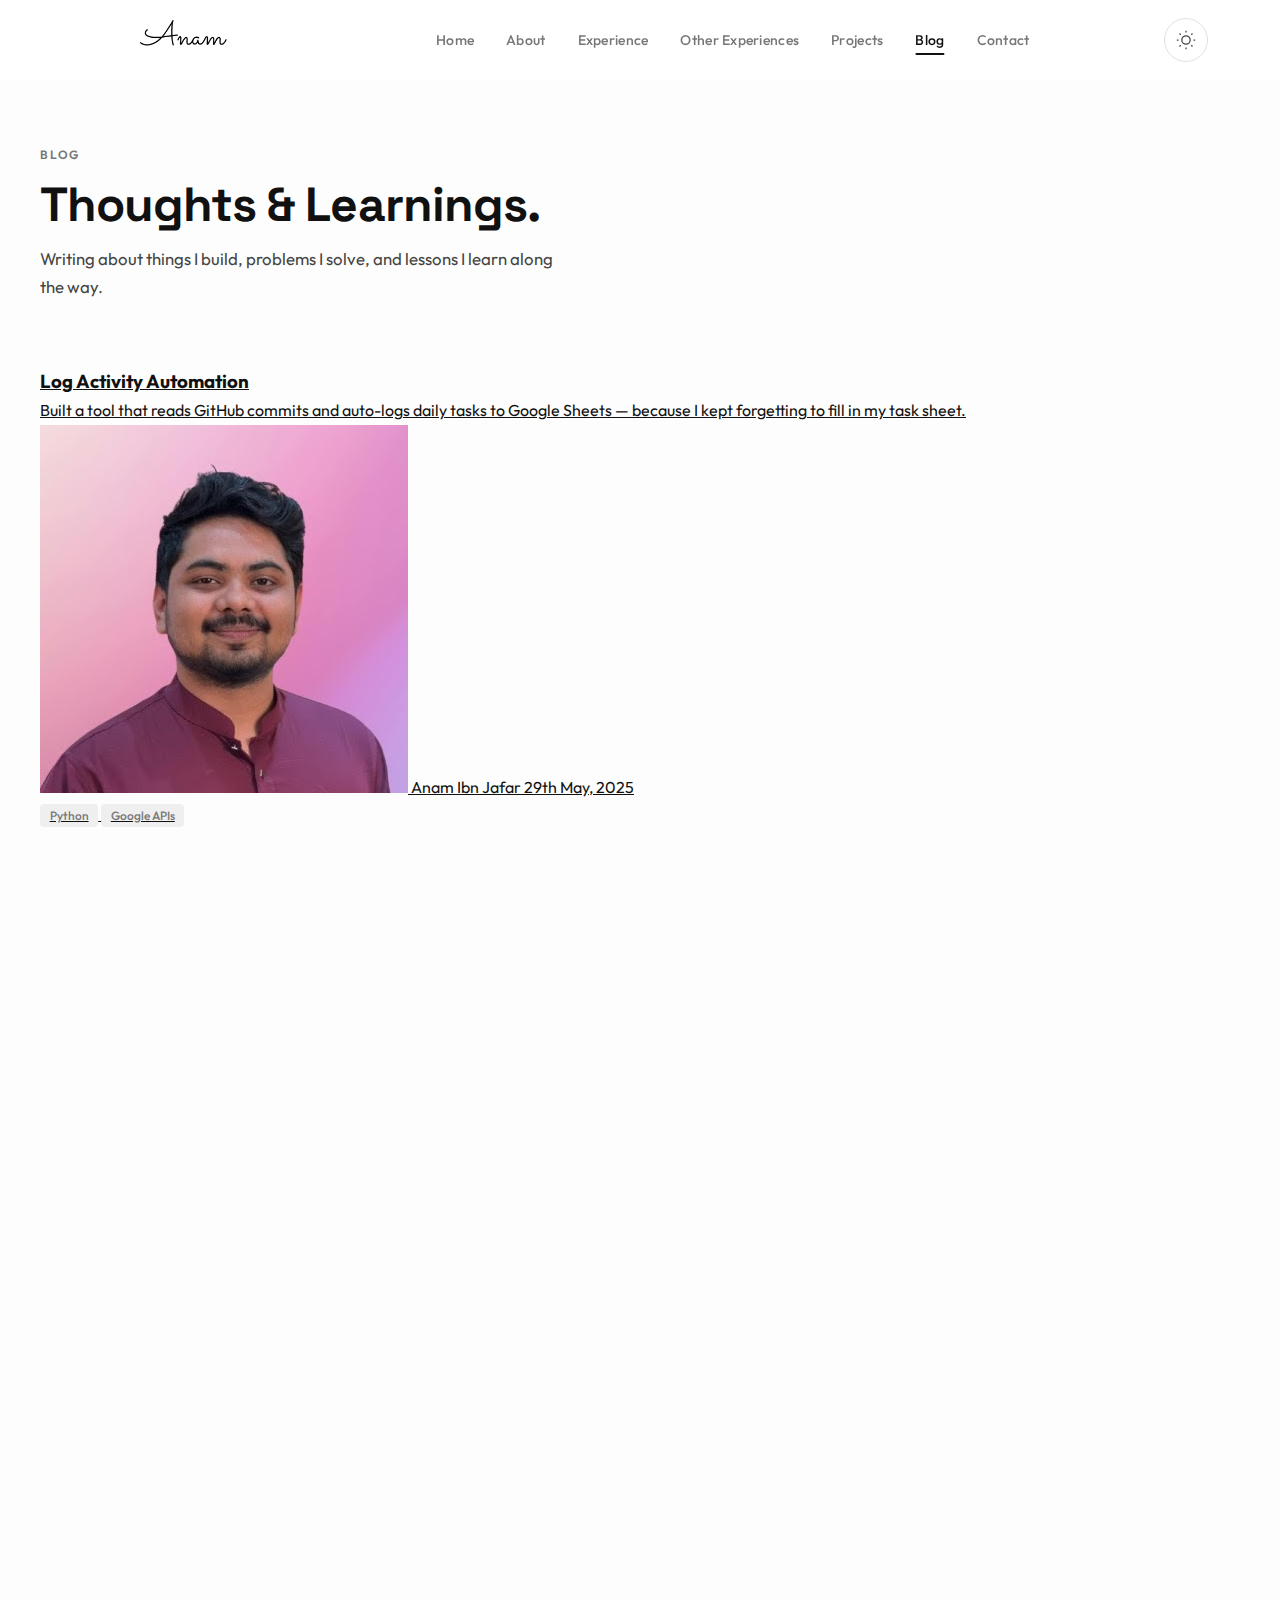
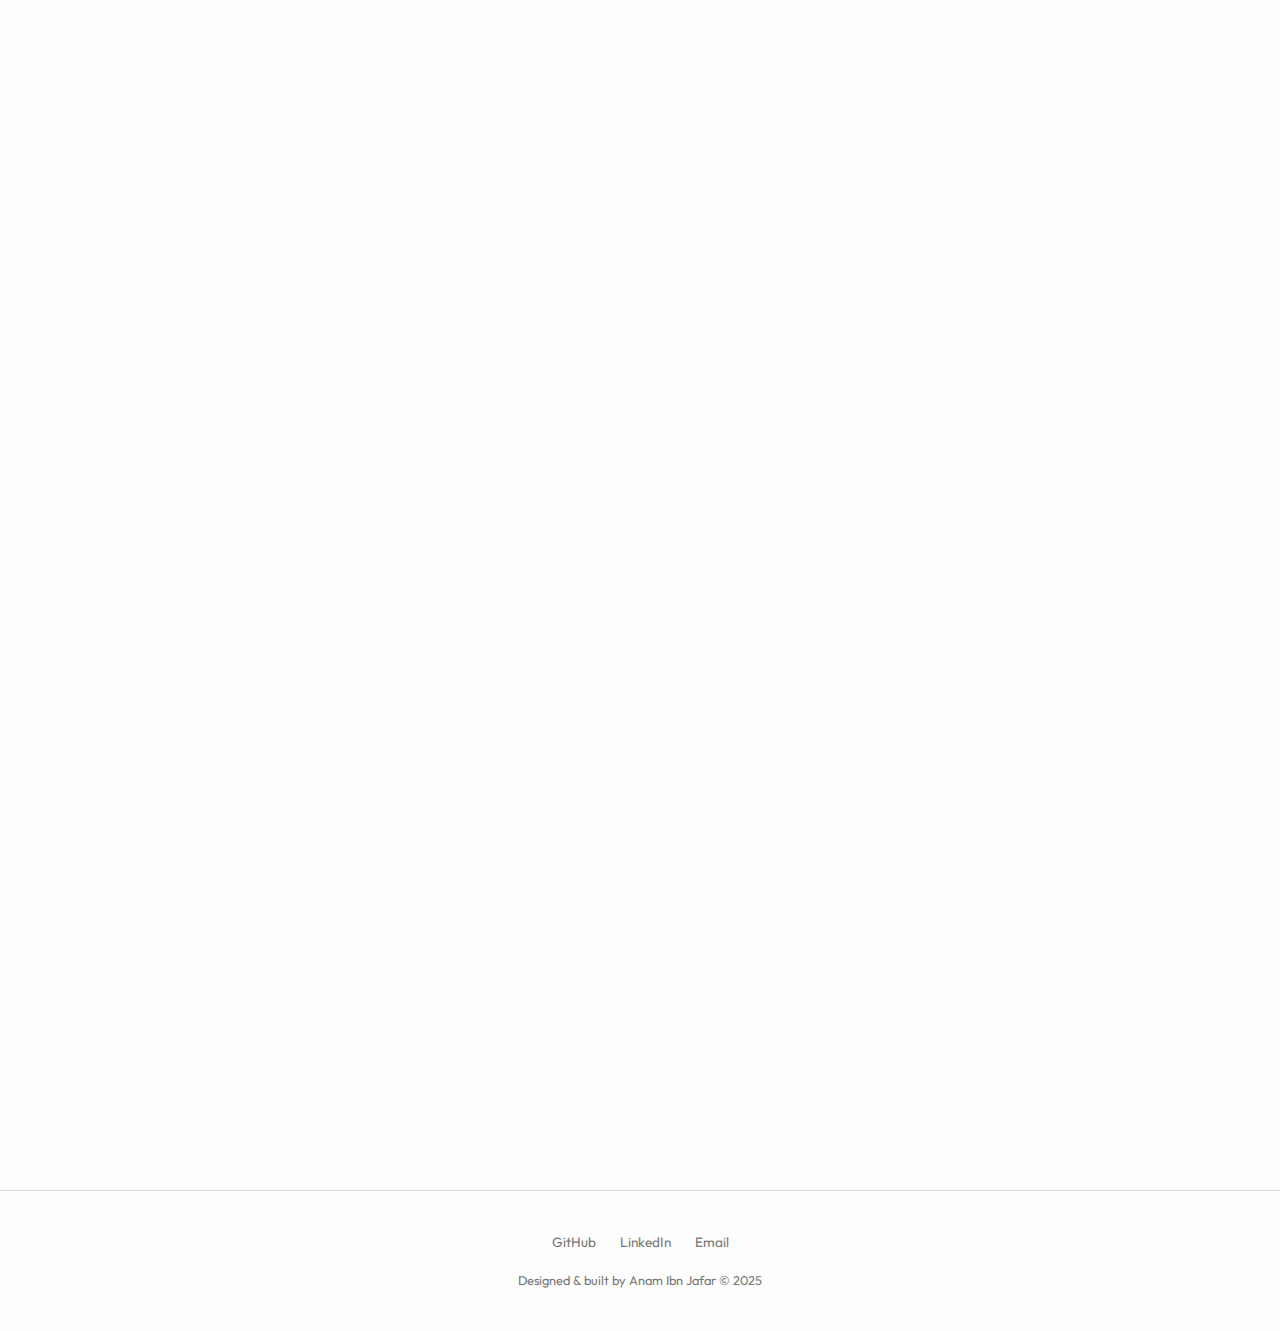
<file: my_resume/blog/index.html>
<!DOCTYPE html>
<html lang="en" data-theme="light">
  <head>
    <meta charset="UTF-8" />
    <meta name="viewport" content="width=device-width, initial-scale=1.0" />
    <title>Blog — Anam Ibn Jafar</title>
    <meta name="description" content="Blog posts about software engineering, automation, and development experiences by Anam Ibn Jafar." />
    <link rel="canonical" href="https://anam-jafar.github.io/my_resume/blog/" />
    <link rel="icon" type="image/x-icon" href="../assets/img/favicon.ico" />
    <link rel="stylesheet" href="../css/style.css?v=3" />
  </head>
  <body>

    <!-- ========== NAV ========== -->
    <nav class="nav" id="nav">
      <div class="nav-wrap">
        <a href="../#home" class="nav-brand">
          <img src="../assets/images/signature.png" alt="Anam Ibn Jafar" class="nav-signature" />
        </a>
        <ul class="nav-menu">
          <li><a href="../#home" class="nav-link">Home</a></li>
          <li><a href="../#about" class="nav-link">About</a></li>
          <li><a href="../#experience" class="nav-link">Experience</a></li>
          <li><a href="../other-experiences/" class="nav-link">Other Experiences</a></li>
          <li><a href="../#projects" class="nav-link">Projects</a></li>
          <li><a href="../blog/" class="nav-link active">Blog</a></li>
          <li><a href="../#contact" class="nav-link">Contact</a></li>
        </ul>
        <div class="nav-right">
          <button class="theme-toggle" id="theme-toggle" aria-label="Toggle theme">
            <svg class="icon-sun" width="20" height="20" fill="none" stroke="currentColor" stroke-width="1.5" viewBox="0 0 24 24"><circle cx="12" cy="12" r="5"/><path d="M12 1v2M12 21v2M4.22 4.22l1.42 1.42M18.36 18.36l1.42 1.42M1 12h2M21 12h2M4.22 19.78l1.42-1.42M18.36 5.64l1.42-1.42"/></svg>
            <svg class="icon-moon" width="20" height="20" fill="none" stroke="currentColor" stroke-width="1.5" viewBox="0 0 24 24"><path d="M21 12.79A9 9 0 1 1 11.21 3 7 7 0 0 0 21 12.79z"/></svg>
          </button>
          <button class="nav-hamburger" id="nav-hamburger" aria-label="Toggle menu">
            <svg width="20" height="20" fill="none" stroke="currentColor" stroke-width="1.5" stroke-linecap="round"><line x1="3" y1="5" x2="17" y2="5"/><line x1="3" y1="10" x2="17" y2="10"/><line x1="3" y1="15" x2="17" y2="15"/></svg>
          </button>
        </div>
      </div>
    </nav>
    <div class="mobile-nav" id="mobile-nav">
      <a href="../#home" class="nav-link">Home</a>
      <a href="../#about" class="nav-link">About</a>
      <a href="../#experience" class="nav-link">Experience</a>
      <a href="../other-experiences/" class="nav-link">Other Experiences</a>
      <a href="../#projects" class="nav-link">Projects</a>
      <a href="../blog/" class="nav-link">Blog</a>
      <a href="../#contact" class="nav-link">Contact</a>
    </div>

    <!-- ========== BLOG LIST ========== -->
    <section class="sec blog-page">
      <div class="sec-wrap">
        <div class="sec-head reveal">
          <span class="sec-label">Blog</span>
          <h2>Thoughts & Learnings.</h2>
          <p>Writing about things I build, problems I solve, and lessons I learn along the way.</p>
        </div>

        <div class="blog-list">

          <a href="log-activity-automation/" class="blog-list-item reveal">
            <div class="blog-list-content">
              <h3>Log Activity Automation</h3>
              <p class="blog-list-excerpt">Built a tool that reads GitHub commits and auto-logs daily tasks to Google Sheets — because I kept forgetting to fill in my task sheet.</p>
              <div class="blog-list-meta">
                <img src="../assets/images/profile_tiny.jpg" alt="Anam Ibn Jafar" class="blog-list-avatar" />
                <span class="blog-list-author">Anam Ibn Jafar</span>
                <span class="blog-list-dot"></span>
                <time datetime="2025-05-29">29th May, 2025</time>
              </div>
            </div>
            <div class="blog-list-tags">
              <span class="proj-tag">Python</span>
              <span class="proj-tag">Google APIs</span>
            </div>
          </a>

          <a href="turn-your-old-laptop-into-a-mini-server/" class="blog-list-item reveal reveal-d1">
            <div class="blog-list-content">
              <h3>Turn Your Old Laptop Into a Mini Server</h3>
              <p class="blog-list-excerpt">Don't throw away that old laptop. Install Ubuntu Server, set up Cloudflare Tunnel, and SSH into it from anywhere in the world.</p>
              <div class="blog-list-meta">
                <img src="../assets/images/profile_tiny.jpg" alt="Anam Ibn Jafar" class="blog-list-avatar" />
                <span class="blog-list-author">Anam Ibn Jafar</span>
                <span class="blog-list-dot"></span>
                <time datetime="2025-06-12">12th June, 2025</time>
              </div>
            </div>
            <div class="blog-list-tags">
              <span class="proj-tag">Linux</span>
              <span class="proj-tag">Cloudflare</span>
              <span class="proj-tag">SSH</span>
            </div>
          </a>

          <a href="how-to-set-up-nginx-reverse-proxy/" class="blog-list-item reveal reveal-d2">
            <div class="blog-list-content">
              <h3>How to Set Up Nginx Reverse Proxy</h3>
              <p class="blog-list-excerpt">Running multiple projects on one server but only port 80 is open? Nginx reverse proxy routes traffic to the right app using location blocks.</p>
              <div class="blog-list-meta">
                <img src="../assets/images/profile_tiny.jpg" alt="Anam Ibn Jafar" class="blog-list-avatar" />
                <span class="blog-list-author">Anam Ibn Jafar</span>
                <span class="blog-list-dot"></span>
                <time datetime="2025-06-25">25th June, 2025</time>
              </div>
            </div>
            <div class="blog-list-tags">
              <span class="proj-tag">Nginx</span>
              <span class="proj-tag">DevOps</span>
            </div>
          </a>

          <a href="how-to-set-up-a-cron-job/" class="blog-list-item reveal">
            <div class="blog-list-content">
              <h3>How to Set Up a Cron Job</h3>
              <p class="blog-list-excerpt">Automate repetitive tasks with cron. A step-by-step guide with a real example — fetching weather data every morning and writing it to a file.</p>
              <div class="blog-list-meta">
                <img src="../assets/images/profile_tiny.jpg" alt="Anam Ibn Jafar" class="blog-list-avatar" />
                <span class="blog-list-author">Anam Ibn Jafar</span>
                <span class="blog-list-dot"></span>
                <time datetime="2025-07-08">8th July, 2025</time>
              </div>
            </div>
            <div class="blog-list-tags">
              <span class="proj-tag">Linux</span>
              <span class="proj-tag">Cron</span>
              <span class="proj-tag">Bash</span>
            </div>
          </a>

          <a href="background-processing-in-laravel/" class="blog-list-item reveal reveal-d1">
            <div class="blog-list-content">
              <h3>Background Processing in Laravel</h3>
              <p class="blog-list-excerpt">Don't make users wait. Learn how to offload heavy tasks like sending emails and processing files using Laravel Queues and Jobs.</p>
              <div class="blog-list-meta">
                <img src="../assets/images/profile_tiny.jpg" alt="Anam Ibn Jafar" class="blog-list-avatar" />
                <span class="blog-list-author">Anam Ibn Jafar</span>
                <span class="blog-list-dot"></span>
                <time datetime="2025-07-20">20th July, 2025</time>
              </div>
            </div>
            <div class="blog-list-tags">
              <span class="proj-tag">Laravel</span>
              <span class="proj-tag">PHP</span>
              <span class="proj-tag">Queues</span>
            </div>
          </a>

        </div>
      </div>
    </section>

    <!-- ========== FOOTER ========== -->
    <footer class="footer">
      <div class="footer-links">
        <a href="https://github.com/Anam-jafar" target="_blank">GitHub</a>
        <a href="https://linkedin.com/in/ibn-jafar" target="_blank">LinkedIn</a>
        <a href="mailto:anamibnjafar@gmail.com">Email</a>
      </div>
      <p>Designed & built by Anam Ibn Jafar &copy; 2025</p>
    </footer>

    <script>
      document.addEventListener("DOMContentLoaded", () => {
        const html = document.documentElement;
        const themeBtn = document.getElementById("theme-toggle");
        const stored = localStorage.getItem("theme");
        if (stored) { html.setAttribute("data-theme", stored); }
        else if (window.matchMedia("(prefers-color-scheme: dark)").matches) { html.setAttribute("data-theme", "dark"); }
        themeBtn.addEventListener("click", () => {
          const next = html.getAttribute("data-theme") === "dark" ? "light" : "dark";
          html.setAttribute("data-theme", next);
          localStorage.setItem("theme", next);
        });

        const nav = document.getElementById("nav");
        window.addEventListener("scroll", () => { nav.classList.toggle("scrolled", window.scrollY > 30); });

        const hamburger = document.getElementById("nav-hamburger");
        const mobileNav = document.getElementById("mobile-nav");
        hamburger.addEventListener("click", () => { mobileNav.classList.toggle("open"); });

        const revealObs = new IntersectionObserver(
          (entries) => {
            entries.forEach((e) => {
              if (e.isIntersecting) {
                e.target.classList.add("in");
                revealObs.unobserve(e.target);
              }
            });
          },
          { threshold: 0.1, rootMargin: "0px 0px -40px 0px" }
        );
        document.querySelectorAll(".reveal").forEach((el) => revealObs.observe(el));
      });
    </script>
  </body>
</html>
</file>
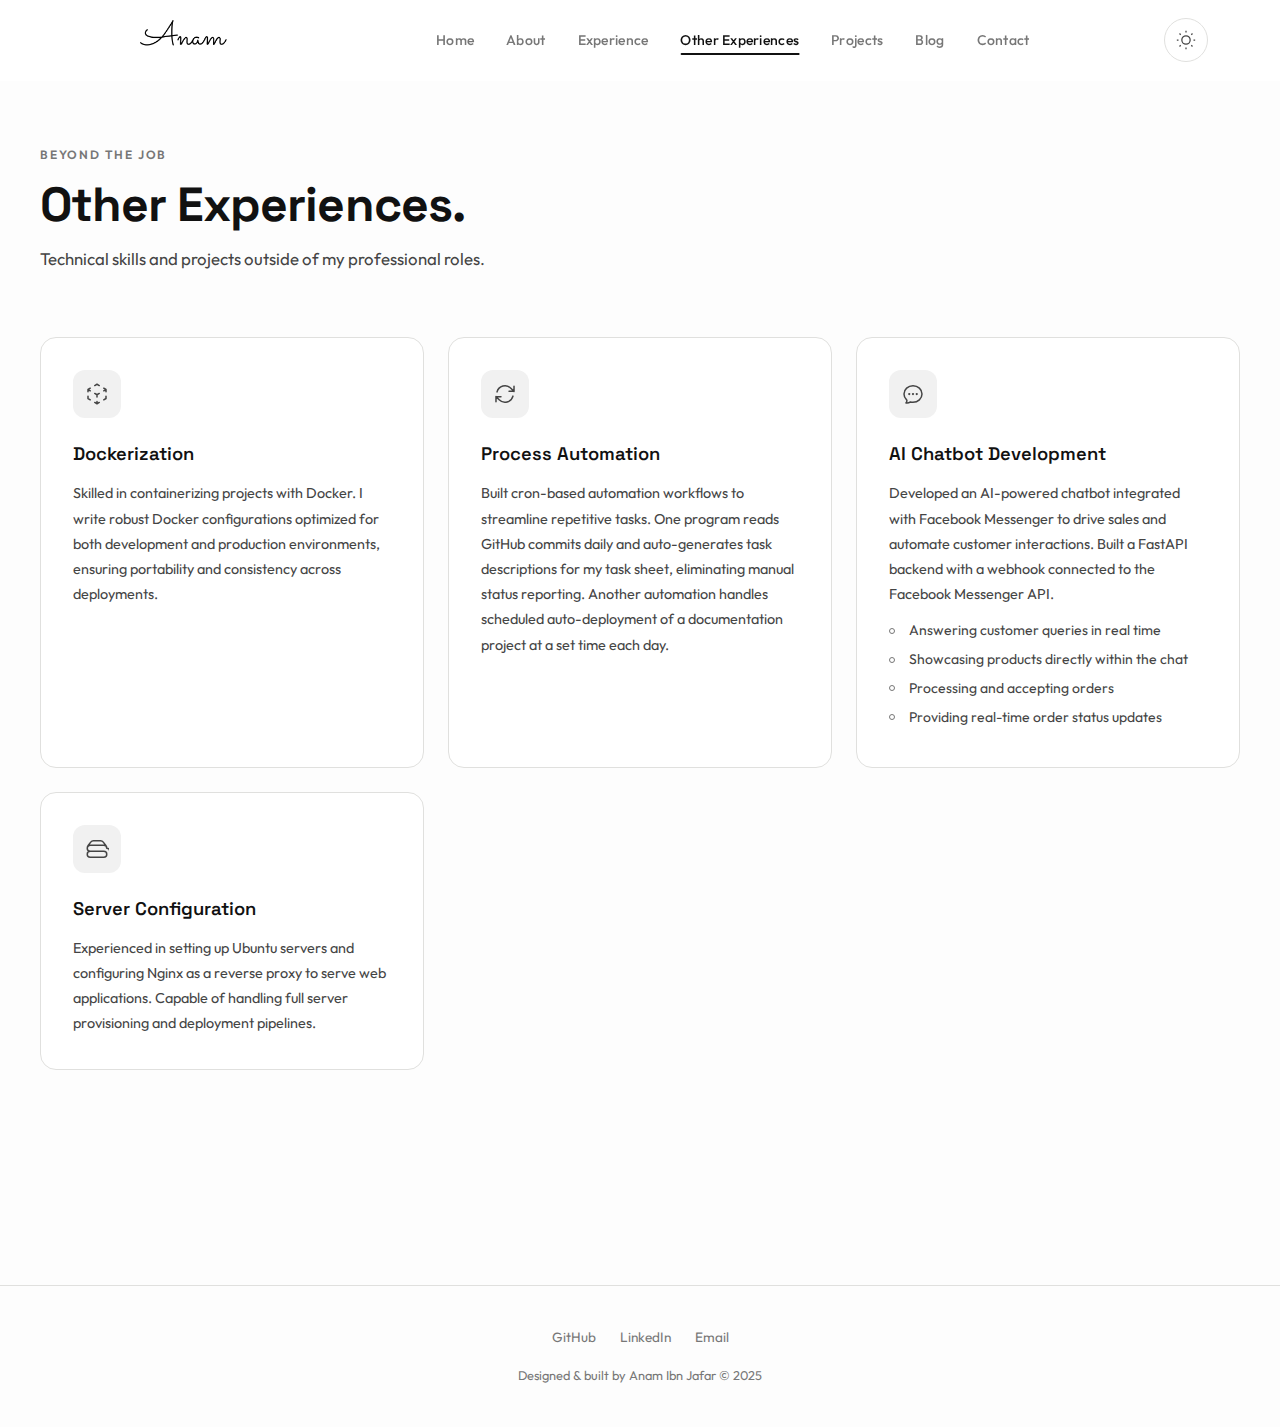
<file: my_resume/other-experiences/index.html>
<!DOCTYPE html>
<html lang="en" data-theme="light">
  <head>
    <meta charset="UTF-8" />
    <meta name="viewport" content="width=device-width, initial-scale=1.0" />
    <title>Other Experiences — Anam Ibn Jafar</title>
    <meta name="description" content="Additional technical experiences including Docker, automation, AI chatbot development, and server configuration." />
    <link rel="icon" type="image/x-icon" href="../assets/img/favicon.ico" />
    <link rel="stylesheet" href="../css/style.css?v=2" />
  </head>
  <body>

    <!-- ========== NAV ========== -->
    <nav class="nav" id="nav">
      <div class="nav-wrap">
        <a href="../#home" class="nav-brand">
          <img src="../assets/images/signature.png" alt="Anam Ibn Jafar" class="nav-signature" />
        </a>
        <ul class="nav-menu">
          <li><a href="../#home" class="nav-link">Home</a></li>
          <li><a href="../#about" class="nav-link">About</a></li>
          <li><a href="../#experience" class="nav-link">Experience</a></li>
          <li><a href="../other-experiences/" class="nav-link active">Other Experiences</a></li>
          <li><a href="../#projects" class="nav-link">Projects</a></li>
          <li><a href="../blog/" class="nav-link">Blog</a></li>
          <li><a href="../#contact" class="nav-link">Contact</a></li>
        </ul>
        <div class="nav-right">
          <button class="theme-toggle" id="theme-toggle" aria-label="Toggle theme">
            <svg class="icon-sun" width="20" height="20" fill="none" stroke="currentColor" stroke-width="1.5" viewBox="0 0 24 24"><circle cx="12" cy="12" r="5"/><path d="M12 1v2M12 21v2M4.22 4.22l1.42 1.42M18.36 18.36l1.42 1.42M1 12h2M21 12h2M4.22 19.78l1.42-1.42M18.36 5.64l1.42-1.42"/></svg>
            <svg class="icon-moon" width="20" height="20" fill="none" stroke="currentColor" stroke-width="1.5" viewBox="0 0 24 24"><path d="M21 12.79A9 9 0 1 1 11.21 3 7 7 0 0 0 21 12.79z"/></svg>
          </button>
          <button class="nav-hamburger" id="nav-hamburger" aria-label="Toggle menu">
            <svg width="20" height="20" fill="none" stroke="currentColor" stroke-width="1.5" stroke-linecap="round"><line x1="3" y1="5" x2="17" y2="5"/><line x1="3" y1="10" x2="17" y2="10"/><line x1="3" y1="15" x2="17" y2="15"/></svg>
          </button>
        </div>
      </div>
    </nav>
    <div class="mobile-nav" id="mobile-nav">
      <a href="../#home" class="nav-link">Home</a>
      <a href="../#about" class="nav-link">About</a>
      <a href="../#experience" class="nav-link">Experience</a>
      <a href="../other-experiences/" class="nav-link">Other Experiences</a>
      <a href="../#projects" class="nav-link">Projects</a>
      <a href="../blog/" class="nav-link">Blog</a>
      <a href="../#contact" class="nav-link">Contact</a>
    </div>

    <!-- ========== OTHER EXPERIENCES ========== -->
    <section class="sec other-exp-hero">
      <div class="sec-wrap">
        <div class="sec-head reveal">
          <span class="sec-label">Beyond the Job</span>
          <h2>Other Experiences.</h2>
          <p>Technical skills and projects outside of my professional roles.</p>
        </div>

        <div class="other-exp-grid">

          <!-- Dockerization -->
          <div class="other-exp-card reveal">
            <div class="other-exp-icon">
              <svg width="24" height="24" fill="none" stroke="currentColor" stroke-width="1.5" viewBox="0 0 24 24"><path stroke-linecap="round" stroke-linejoin="round" d="M21 7.5l-2.25-1.313M21 7.5v2.25m0-2.25l-2.25 1.313M3 7.5l2.25-1.313M3 7.5l2.25 1.313M3 7.5v2.25m9 3l2.25-1.313M12 12.75l-2.25-1.313M12 12.75V15m0 6.75l2.25-1.313M12 21.75V19.5m0 2.25l-2.25-1.313m0-16.875L12 2.25l2.25 1.313M21 14.25v2.25l-2.25 1.313m-13.5 0L3 16.5v-2.25"/></svg>
            </div>
            <h3>Dockerization</h3>
            <p>Skilled in containerizing projects with Docker. I write robust Docker configurations optimized for both development and production environments, ensuring portability and consistency across deployments.</p>
          </div>

          <!-- Process Automation -->
          <div class="other-exp-card reveal reveal-d1">
            <div class="other-exp-icon">
              <svg width="24" height="24" fill="none" stroke="currentColor" stroke-width="1.5" viewBox="0 0 24 24"><path stroke-linecap="round" stroke-linejoin="round" d="M16.023 9.348h4.992v-.001M2.985 19.644v-4.992m0 0h4.992m-4.993 0l3.181 3.183a8.25 8.25 0 0013.803-3.7M4.031 9.865a8.25 8.25 0 0113.803-3.7l3.181 3.182M21.015 4.356v4.992"/></svg>
            </div>
            <h3>Process Automation</h3>
            <p>Built cron-based automation workflows to streamline repetitive tasks. One program reads GitHub commits daily and auto-generates task descriptions for my task sheet, eliminating manual status reporting. Another automation handles scheduled auto-deployment of a documentation project at a set time each day.</p>
          </div>

          <!-- AI Chatbot Development -->
          <div class="other-exp-card reveal reveal-d2">
            <div class="other-exp-icon">
              <svg width="24" height="24" fill="none" stroke="currentColor" stroke-width="1.5" viewBox="0 0 24 24"><path stroke-linecap="round" stroke-linejoin="round" d="M8.625 12a.375.375 0 11-.75 0 .375.375 0 01.75 0zm0 0H8.25m4.125 0a.375.375 0 11-.75 0 .375.375 0 01.75 0zm0 0H12m4.125 0a.375.375 0 11-.75 0 .375.375 0 01.75 0zm0 0h-.375M21 12c0 4.556-4.03 8.25-9 8.25a9.764 9.764 0 01-2.555-.337A5.972 5.972 0 015.41 20.97a5.969 5.969 0 01-.474-.065 4.48 4.48 0 00.978-2.025c.09-.457-.133-.901-.467-1.226C3.93 16.178 3 14.189 3 12c0-4.556 4.03-8.25 9-8.25s9 3.694 9 8.25z"/></svg>
            </div>
            <h3>AI Chatbot Development</h3>
            <p>Developed an AI-powered chatbot integrated with Facebook Messenger to drive sales and automate customer interactions. Built a FastAPI backend with a webhook connected to the Facebook Messenger API.</p>
            <ul class="other-exp-list">
              <li>Answering customer queries in real time</li>
              <li>Showcasing products directly within the chat</li>
              <li>Processing and accepting orders</li>
              <li>Providing real-time order status updates</li>
            </ul>
          </div>

          <!-- Server Configuration -->
          <div class="other-exp-card reveal reveal-d3">
            <div class="other-exp-icon">
              <svg width="24" height="24" fill="none" stroke="currentColor" stroke-width="1.5" viewBox="0 0 24 24"><path stroke-linecap="round" stroke-linejoin="round" d="M5.25 14.25h13.5m-13.5 0a3 3 0 01-3-3m3 3a3 3 0 100 6h13.5a3 3 0 100-6m-16.5-3a3 3 0 013-3h13.5a3 3 0 013 3m-19.5 0a4.5 4.5 0 01.9-2.7L5.737 5.1a3.375 3.375 0 012.7-1.35h7.126c1.062 0 2.062.5 2.7 1.35l2.587 3.45a4.5 4.5 0 01.9 2.7m0 0a3 3 0 013 3m0 3h.008v.008h-.008v-.008zm0-6h.008v.008h-.008v-.008zm-3 6h.008v.008h-.008v-.008zm0-6h.008v.008h-.008v-.008z"/></svg>
            </div>
            <h3>Server Configuration</h3>
            <p>Experienced in setting up Ubuntu servers and configuring Nginx as a reverse proxy to serve web applications. Capable of handling full server provisioning and deployment pipelines.</p>
          </div>

        </div>

        <div class="other-exp-back reveal">
          <a href="../#experience" class="btn btn-ghost">
            <svg width="16" height="16" fill="none" stroke="currentColor" stroke-width="2" viewBox="0 0 24 24"><path stroke-linecap="round" stroke-linejoin="round" d="M10.5 19.5L3 12m0 0l7.5-7.5M3 12h18"/></svg>
            Back to Main
          </a>
        </div>
      </div>
    </section>

    <!-- ========== FOOTER ========== -->
    <footer class="footer">
      <div class="footer-links">
        <a href="https://github.com/Anam-jafar" target="_blank">GitHub</a>
        <a href="https://linkedin.com/in/ibn-jafar" target="_blank">LinkedIn</a>
        <a href="mailto:anamibnjafar@gmail.com">Email</a>
      </div>
      <p>Designed & built by Anam Ibn Jafar &copy; 2025</p>
    </footer>

    <script>
      document.addEventListener("DOMContentLoaded", () => {
        // Theme
        const html = document.documentElement;
        const themeBtn = document.getElementById("theme-toggle");
        const stored = localStorage.getItem("theme");
        if (stored) {
          html.setAttribute("data-theme", stored);
        } else if (window.matchMedia("(prefers-color-scheme: dark)").matches) {
          html.setAttribute("data-theme", "dark");
        }
        themeBtn.addEventListener("click", () => {
          const next = html.getAttribute("data-theme") === "dark" ? "light" : "dark";
          html.setAttribute("data-theme", next);
          localStorage.setItem("theme", next);
        });

        // Nav scroll
        const nav = document.getElementById("nav");
        window.addEventListener("scroll", () => {
          nav.classList.toggle("scrolled", window.scrollY > 30);
        });

        // Mobile menu
        const hamburger = document.getElementById("nav-hamburger");
        const mobileNav = document.getElementById("mobile-nav");
        hamburger.addEventListener("click", () => {
          mobileNav.classList.toggle("open");
        });

        // Scroll reveal
        const revealObs = new IntersectionObserver(
          (entries) => {
            entries.forEach((e) => {
              if (e.isIntersecting) {
                e.target.classList.add("in");
                revealObs.unobserve(e.target);
              }
            });
          },
          { threshold: 0.1, rootMargin: "0px 0px -40px 0px" }
        );
        document.querySelectorAll(".reveal").forEach((el) => revealObs.observe(el));
      });
    </script>
  </body>
</html>
</file>
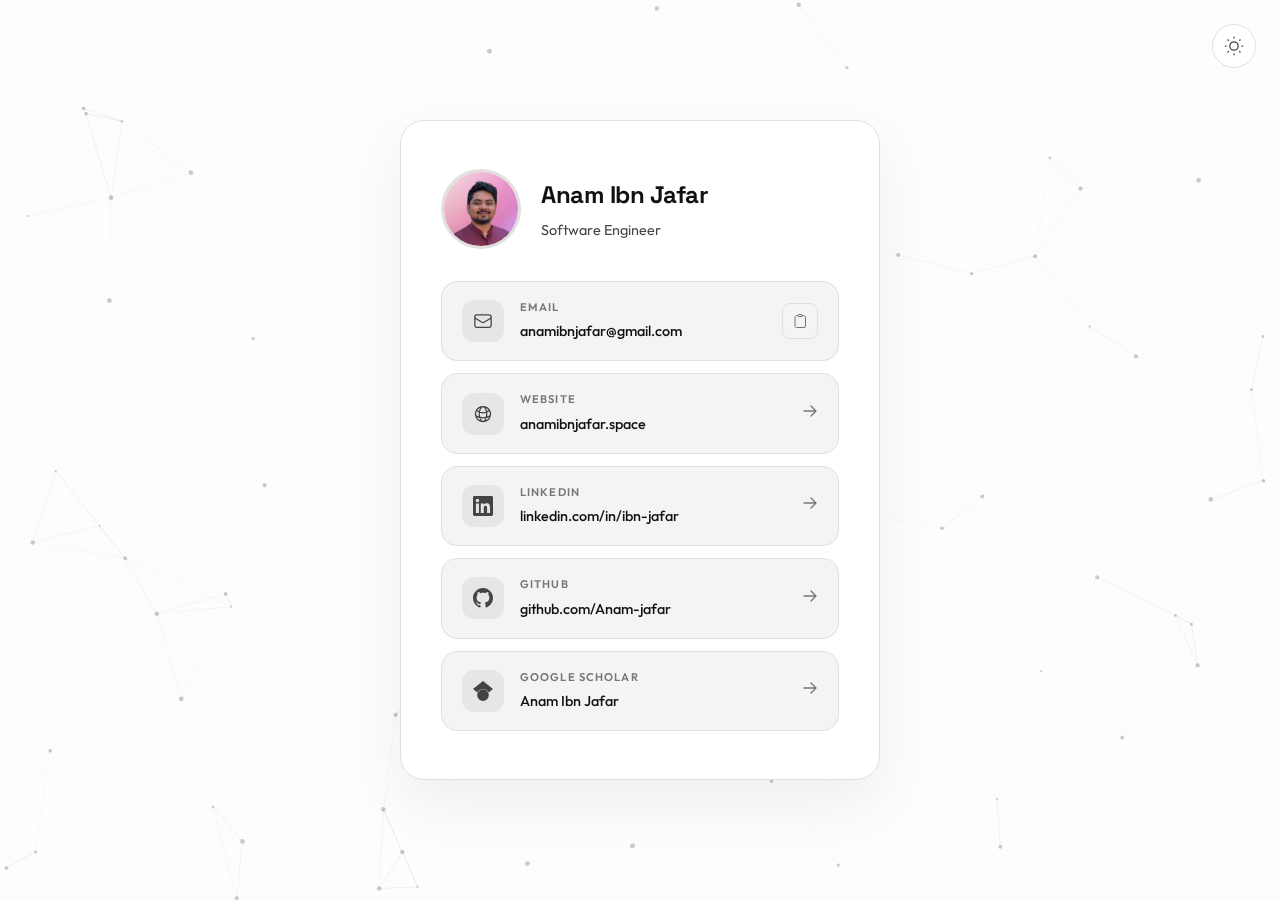
<file: my_resume/socials/index.html>
<!DOCTYPE html>
<html lang="en" data-theme="light">
  <head>
    <meta charset="UTF-8" />
    <meta name="viewport" content="width=device-width, initial-scale=1.0" />
    <title>Anam Ibn Jafar — Socials</title>
    <meta name="description" content="Connect with Anam Ibn Jafar — find all social links, email, phone, and more." />
    <link rel="icon" type="image/x-icon" href="../assets/img/favicon.ico" />
    <link rel="stylesheet" href="../css/style.css?v=2" />
    <style>
      .socials-page {
        min-height: 100vh;
        display: flex;
        align-items: center;
        justify-content: center;
        position: relative;
        overflow: hidden;
        padding: 2rem;
      }

      .socials-canvas {
        position: absolute;
        inset: 0;
        width: 100%;
        height: 100%;
        z-index: 0;
        pointer-events: none;
      }

      .socials-card {
        position: relative;
        z-index: 1;
        background: var(--c-surface);
        border: 1px solid var(--c-border);
        border-radius: 24px;
        padding: 3rem 2.5rem;
        max-width: 480px;
        width: 100%;
        text-align: center;
        box-shadow: 0 24px 60px var(--c-shadow);
        transition: background 0.4s var(--ease), border-color 0.4s var(--ease);
      }

      .socials-header {
        display: flex;
        align-items: center;
        gap: 1.25rem;
        margin-bottom: 2rem;
      }

      .socials-avatar {
        width: 80px;
        height: 80px;
        border-radius: 50%;
        object-fit: cover;
        border: 3px solid var(--c-border);
        flex-shrink: 0;
        transition: border-color 0.4s var(--ease);
      }

      .socials-info {
        text-align: left;
      }

      .socials-name {
        font-family: 'Space Grotesk', sans-serif;
        font-size: 1.5rem;
        font-weight: 700;
        letter-spacing: -0.02em;
        margin-bottom: 0.15rem;
      }

      .socials-title {
        font-size: 0.9rem;
        color: var(--c-text-2);
      }

      .socials-list {
        display: flex;
        flex-direction: column;
        gap: 0.75rem;
      }

      .social-link {
        display: flex;
        align-items: center;
        gap: 1rem;
        padding: 1rem 1.25rem;
        background: var(--c-bg-2);
        border: 1px solid var(--c-border);
        border-radius: var(--radius);
        text-decoration: none;
        color: var(--c-text);
        font-size: 0.95rem;
        font-weight: 500;
        transition: all 0.3s var(--ease);
      }

      .social-link:hover {
        border-color: var(--c-accent);
        transform: translateY(-2px);
        box-shadow: 0 8px 24px var(--c-shadow);
      }

      .social-link-icon {
        width: 42px;
        height: 42px;
        border-radius: 12px;
        background: var(--c-accent-soft);
        display: flex;
        align-items: center;
        justify-content: center;
        flex-shrink: 0;
        color: var(--c-text-2);
      }

      .social-link-icon svg {
        width: 20px;
        height: 20px;
      }

      .social-link-text {
        text-align: left;
      }

      .social-link-label {
        display: block;
        font-size: 0.7rem;
        font-weight: 600;
        text-transform: uppercase;
        letter-spacing: 0.1em;
        color: var(--c-text-3);
        margin-bottom: 0.1rem;
      }

      .social-link-value {
        font-size: 0.9rem;
        color: var(--c-text);
      }

      .social-link-arrow {
        margin-left: auto;
        color: var(--c-text-3);
        transition: transform 0.3s var(--ease), color 0.3s var(--ease);
      }

      .social-link:hover .social-link-arrow {
        transform: translateX(3px);
        color: var(--c-text);
      }

      .social-link-arrow svg {
        width: 16px;
        height: 16px;
      }

      .socials-theme-toggle {
        position: fixed;
        top: 1.5rem;
        right: 1.5rem;
        z-index: 10;
      }

      .social-copy-btn {
        margin-left: auto;
        background: none;
        border: 1px solid var(--c-border);
        border-radius: 8px;
        width: 36px;
        height: 36px;
        display: flex;
        align-items: center;
        justify-content: center;
        cursor: pointer;
        color: var(--c-text-3);
        flex-shrink: 0;
        position: relative;
        transition: all 0.3s var(--ease);
      }

      .social-copy-btn:hover {
        border-color: var(--c-accent);
        color: var(--c-text);
      }

      .social-copy-btn svg {
        width: 16px;
        height: 16px;
      }

      .social-copy-btn .copy-check {
        display: none;
      }

      .social-copy-btn.copied .copy-icon {
        display: none;
      }

      .social-copy-btn.copied .copy-check {
        display: block;
        color: #22c55e;
      }

      .social-copy-btn::after {
        content: 'Copied!';
        position: absolute;
        top: -32px;
        left: 50%;
        transform: translateX(-50%) scale(0.8);
        background: var(--c-accent);
        color: var(--c-bg);
        font-size: 0.7rem;
        font-weight: 600;
        padding: 0.25rem 0.6rem;
        border-radius: 6px;
        white-space: nowrap;
        opacity: 0;
        pointer-events: none;
        transition: all 0.25s var(--ease);
      }

      .social-copy-btn.copied::after {
        opacity: 1;
        transform: translateX(-50%) scale(1);
      }

      @media (max-width: 520px) {
        .socials-card {
          padding: 2rem 1.5rem;
          border-radius: 20px;
        }

        .socials-name {
          font-size: 1.4rem;
        }

        .social-link {
          padding: 0.85rem 1rem;
          gap: 0.75rem;
        }

        .social-link-icon {
          width: 38px;
          height: 38px;
        }

        .social-link-value {
          font-size: 0.82rem;
        }
      }
    </style>
  </head>
  <body>

    <div class="socials-theme-toggle">
      <button class="theme-toggle" id="theme-toggle" aria-label="Toggle theme">
        <svg class="icon-sun" width="20" height="20" fill="none" stroke="currentColor" stroke-width="1.5" viewBox="0 0 24 24"><circle cx="12" cy="12" r="5"/><path d="M12 1v2M12 21v2M4.22 4.22l1.42 1.42M18.36 18.36l1.42 1.42M1 12h2M21 12h2M4.22 19.78l1.42-1.42M18.36 5.64l1.42-1.42"/></svg>
        <svg class="icon-moon" width="20" height="20" fill="none" stroke="currentColor" stroke-width="1.5" viewBox="0 0 24 24"><path d="M21 12.79A9 9 0 1 1 11.21 3 7 7 0 0 0 21 12.79z"/></svg>
      </button>
    </div>

    <section class="socials-page">
      <canvas id="hero-dots" class="socials-canvas"></canvas>

      <div class="socials-card">
        <div class="socials-header">
          <img src="../assets/images/profile_tiny.jpg" alt="Anam Ibn Jafar" class="socials-avatar" />
          <div class="socials-info">
            <h1 class="socials-name">Anam Ibn Jafar</h1>
            <p class="socials-title">Software Engineer</p>
          </div>
        </div>

        <div class="socials-list">

          <!-- Email -->
          <div class="social-link">
            <div class="social-link-icon">
              <svg fill="none" stroke="currentColor" stroke-width="1.5" viewBox="0 0 24 24"><path stroke-linecap="round" stroke-linejoin="round" d="M21.75 6.75v10.5a2.25 2.25 0 0 1-2.25 2.25h-15a2.25 2.25 0 0 1-2.25-2.25V6.75m19.5 0A2.25 2.25 0 0 0 19.5 4.5h-15a2.25 2.25 0 0 0-2.25 2.25m19.5 0v.243a2.25 2.25 0 0 1-1.07 1.916l-7.5 4.615a2.25 2.25 0 0 1-2.36 0L3.32 8.91a2.25 2.25 0 0 1-1.07-1.916V6.75"/></svg>
            </div>
            <div class="social-link-text">
              <span class="social-link-label">Email</span>
              <span class="social-link-value">anamibnjafar@gmail.com</span>
            </div>
            <button class="social-copy-btn" data-copy="anamibnjafar@gmail.com" aria-label="Copy email address">
              <svg class="copy-icon" fill="none" stroke="currentColor" stroke-width="1.5" viewBox="0 0 24 24"><path stroke-linecap="round" stroke-linejoin="round" d="M15.666 3.888A2.25 2.25 0 0 0 13.5 2.25h-3c-1.03 0-1.9.693-2.166 1.638m7.332 0c.055.194.084.4.084.612v0a.75.75 0 0 1-.75.75H9.75a.75.75 0 0 1-.75-.75v0c0-.212.03-.418.084-.612m7.332 0c.646.049 1.288.11 1.927.184 1.1.128 1.907 1.077 1.907 2.185V19.5a2.25 2.25 0 0 1-2.25 2.25H6.75A2.25 2.25 0 0 1 4.5 19.5V6.257c0-1.108.806-2.057 1.907-2.185a48.208 48.208 0 0 1 1.927-.184"/></svg>
              <svg class="copy-check" fill="none" stroke="currentColor" stroke-width="2" viewBox="0 0 24 24"><path stroke-linecap="round" stroke-linejoin="round" d="M4.5 12.75l6 6 9-13.5"/></svg>
            </button>
          </div>

          <!-- Website -->
          <a href="https://anamibnjafar.space" target="_blank" class="social-link">
            <div class="social-link-icon">
              <svg fill="none" stroke="currentColor" stroke-width="1.5" viewBox="0 0 24 24"><path stroke-linecap="round" stroke-linejoin="round" d="M12 21a9.004 9.004 0 0 0 8.716-6.747M12 21a9.004 9.004 0 0 1-8.716-6.747M12 21c2.485 0 4.5-4.03 4.5-9S14.485 3 12 3m0 18c-2.485 0-4.5-4.03-4.5-9S9.515 3 12 3m0 0a8.997 8.997 0 0 1 7.843 4.582M12 3a8.997 8.997 0 0 0-7.843 4.582m15.686 0A11.953 11.953 0 0 1 12 10.5c-2.998 0-5.74-1.1-7.843-2.918m15.686 0A8.959 8.959 0 0 1 21 12c0 .778-.099 1.533-.284 2.253m0 0A17.919 17.919 0 0 1 12 16.5a17.92 17.92 0 0 1-8.716-2.247m0 0A8.966 8.966 0 0 1 3 12c0-1.264.26-2.466.732-3.558"/></svg>
            </div>
            <div class="social-link-text">
              <span class="social-link-label">Website</span>
              <span class="social-link-value">anamibnjafar.space</span>
            </div>
            <div class="social-link-arrow">
              <svg fill="none" stroke="currentColor" stroke-width="2" viewBox="0 0 24 24"><path stroke-linecap="round" stroke-linejoin="round" d="M13.5 4.5L21 12m0 0l-7.5 7.5M21 12H3"/></svg>
            </div>
          </a>

          <!-- LinkedIn -->
          <a href="https://linkedin.com/in/ibn-jafar" target="_blank" class="social-link">
            <div class="social-link-icon">
              <svg fill="currentColor" viewBox="0 0 24 24"><path d="M20.447 20.452h-3.554v-5.569c0-1.328-.027-3.037-1.852-3.037-1.853 0-2.136 1.445-2.136 2.939v5.667H9.351V9h3.414v1.561h.046c.477-.9 1.637-1.85 3.37-1.85 3.601 0 4.267 2.37 4.267 5.455v6.286zM5.337 7.433c-1.144 0-2.063-.926-2.063-2.065 0-1.138.92-2.063 2.063-2.063 1.14 0 2.064.925 2.064 2.063 0 1.139-.925 2.065-2.064 2.065zm1.782 13.019H3.555V9h3.564v11.452zM22.225 0H1.771C.792 0 0 .774 0 1.729v20.542C0 23.227.792 24 1.771 24h20.451C23.2 24 24 23.227 24 22.271V1.729C24 .774 23.2 0 22.222 0h.003z"/></svg>
            </div>
            <div class="social-link-text">
              <span class="social-link-label">LinkedIn</span>
              <span class="social-link-value">linkedin.com/in/ibn-jafar</span>
            </div>
            <div class="social-link-arrow">
              <svg fill="none" stroke="currentColor" stroke-width="2" viewBox="0 0 24 24"><path stroke-linecap="round" stroke-linejoin="round" d="M13.5 4.5L21 12m0 0l-7.5 7.5M21 12H3"/></svg>
            </div>
          </a>

          <!-- GitHub -->
          <a href="https://github.com/Anam-jafar" target="_blank" class="social-link">
            <div class="social-link-icon">
              <svg fill="currentColor" viewBox="0 0 24 24"><path d="M12 0c-6.626 0-12 5.373-12 12 0 5.302 3.438 9.8 8.207 11.387.599.111.793-.261.793-.577v-2.234c-3.338.726-4.033-1.416-4.033-1.416-.546-1.387-1.333-1.756-1.333-1.756-1.089-.745.083-.729.083-.729 1.205.084 1.839 1.237 1.839 1.237 1.07 1.834 2.807 1.304 3.492.997.107-.775.418-1.305.762-1.604-2.665-.305-5.467-1.334-5.467-5.931 0-1.311.469-2.381 1.236-3.221-.124-.303-.535-1.524.117-3.176 0 0 1.008-.322 3.301 1.23.957-.266 1.983-.399 3.003-.404 1.02.005 2.047.138 3.006.404 2.291-1.552 3.297-1.23 3.297-1.23.653 1.653.242 2.874.118 3.176.77.84 1.235 1.911 1.235 3.221 0 4.609-2.807 5.624-5.479 5.921.43.372.823 1.102.823 2.222v3.293c0 .319.192.694.801.576 4.765-1.589 8.199-6.086 8.199-11.386 0-6.627-5.373-12-12-12z"/></svg>
            </div>
            <div class="social-link-text">
              <span class="social-link-label">GitHub</span>
              <span class="social-link-value">github.com/Anam-jafar</span>
            </div>
            <div class="social-link-arrow">
              <svg fill="none" stroke="currentColor" stroke-width="2" viewBox="0 0 24 24"><path stroke-linecap="round" stroke-linejoin="round" d="M13.5 4.5L21 12m0 0l-7.5 7.5M21 12H3"/></svg>
            </div>
          </a>

          <!-- Google Scholar -->
          <a href="https://scholar.google.com/citations?user=hLohwSMAAAAJ&hl=en&oi=ao" target="_blank" class="social-link">
            <div class="social-link-icon">
              <svg fill="currentColor" viewBox="0 0 24 24"><path d="M5.242 13.769L0 9.5 12 0l12 9.5-5.242 4.269C17.548 11.249 14.978 9.5 12 9.5c-2.977 0-5.548 1.748-6.758 4.269zM12 10a7 7 0 1 0 0 14 7 7 0 0 0 0-14z"/></svg>
            </div>
            <div class="social-link-text">
              <span class="social-link-label">Google Scholar</span>
              <span class="social-link-value">Anam Ibn Jafar</span>
            </div>
            <div class="social-link-arrow">
              <svg fill="none" stroke="currentColor" stroke-width="2" viewBox="0 0 24 24"><path stroke-linecap="round" stroke-linejoin="round" d="M13.5 4.5L21 12m0 0l-7.5 7.5M21 12H3"/></svg>
            </div>
          </a>

        </div>
      </div>
    </section>

    <script>
      // Theme
      const html = document.documentElement;
      const themeBtn = document.getElementById("theme-toggle");
      const stored = localStorage.getItem("theme");
      if (stored) {
        html.setAttribute("data-theme", stored);
      } else if (window.matchMedia("(prefers-color-scheme: dark)").matches) {
        html.setAttribute("data-theme", "dark");
      }
      themeBtn.addEventListener("click", () => {
        const next = html.getAttribute("data-theme") === "dark" ? "light" : "dark";
        html.setAttribute("data-theme", next);
        localStorage.setItem("theme", next);
      });

      // Particle animation (same as landing page)
      const dotCanvas = document.getElementById("hero-dots");
      const ctx = dotCanvas.getContext("2d");
      const page = dotCanvas.parentElement;
      let particles = [];
      let mouse = { x: -1000, y: -1000 };
      const COUNT = 80;
      const CONNECT_DIST = 150;
      const MOUSE_RADIUS = 180;

      function resize() {
        dotCanvas.width = page.offsetWidth;
        dotCanvas.height = page.offsetHeight;
      }

      function init() {
        particles = [];
        for (let i = 0; i < COUNT; i++) {
          particles.push({
            x: Math.random() * dotCanvas.width,
            y: Math.random() * dotCanvas.height,
            vx: (Math.random() - 0.5) * 0.6,
            vy: (Math.random() - 0.5) * 0.6,
            r: Math.random() * 1.5 + 1,
          });
        }
      }

      function isDark() {
        return document.documentElement.getAttribute("data-theme") === "dark";
      }

      function draw() {
        ctx.clearRect(0, 0, dotCanvas.width, dotCanvas.height);
        const baseColor = isDark() ? "255,255,255" : "0,0,0";
        for (let i = 0; i < particles.length; i++) {
          const p = particles[i];
          const dx = mouse.x - p.x;
          const dy = mouse.y - p.y;
          const dist = Math.sqrt(dx * dx + dy * dy);
          if (dist < MOUSE_RADIUS && dist > 0) {
            const force = (MOUSE_RADIUS - dist) / MOUSE_RADIUS * 0.02;
            p.vx += dx * force;
            p.vy += dy * force;
          }
          p.vx *= 0.99;
          p.vy *= 0.99;
          p.x += p.vx;
          p.y += p.vy;
          if (p.x < 0) p.x = dotCanvas.width;
          if (p.x > dotCanvas.width) p.x = 0;
          if (p.y < 0) p.y = dotCanvas.height;
          if (p.y > dotCanvas.height) p.y = 0;
          const dotAlpha = dist < MOUSE_RADIUS ? 0.5 : 0.2;
          ctx.beginPath();
          ctx.arc(p.x, p.y, p.r, 0, Math.PI * 2);
          ctx.fillStyle = `rgba(${baseColor},${dotAlpha})`;
          ctx.fill();
          for (let j = i + 1; j < particles.length; j++) {
            const p2 = particles[j];
            const ldx = p.x - p2.x;
            const ldy = p.y - p2.y;
            const lineDist = Math.sqrt(ldx * ldx + ldy * ldy);
            if (lineDist < CONNECT_DIST) {
              const lineAlpha = (1 - lineDist / CONNECT_DIST) * 0.15;
              ctx.beginPath();
              ctx.moveTo(p.x, p.y);
              ctx.lineTo(p2.x, p2.y);
              ctx.strokeStyle = `rgba(${baseColor},${lineAlpha})`;
              ctx.lineWidth = 0.5;
              ctx.stroke();
            }
          }
        }
        requestAnimationFrame(draw);
      }

      // Copy buttons
      document.querySelectorAll(".social-copy-btn").forEach((btn) => {
        btn.addEventListener("click", () => {
          navigator.clipboard.writeText(btn.dataset.copy);
          btn.classList.add("copied");
          setTimeout(() => btn.classList.remove("copied"), 1500);
        });
      });

      page.addEventListener("mousemove", (e) => {
        const rect = page.getBoundingClientRect();
        mouse.x = e.clientX - rect.left;
        mouse.y = e.clientY - rect.top;
      });
      page.addEventListener("mouseleave", () => { mouse.x = -1000; mouse.y = -1000; });
      window.addEventListener("resize", () => { resize(); init(); });
      resize();
      init();
      draw();
    </script>
  </body>
</html>
</file>
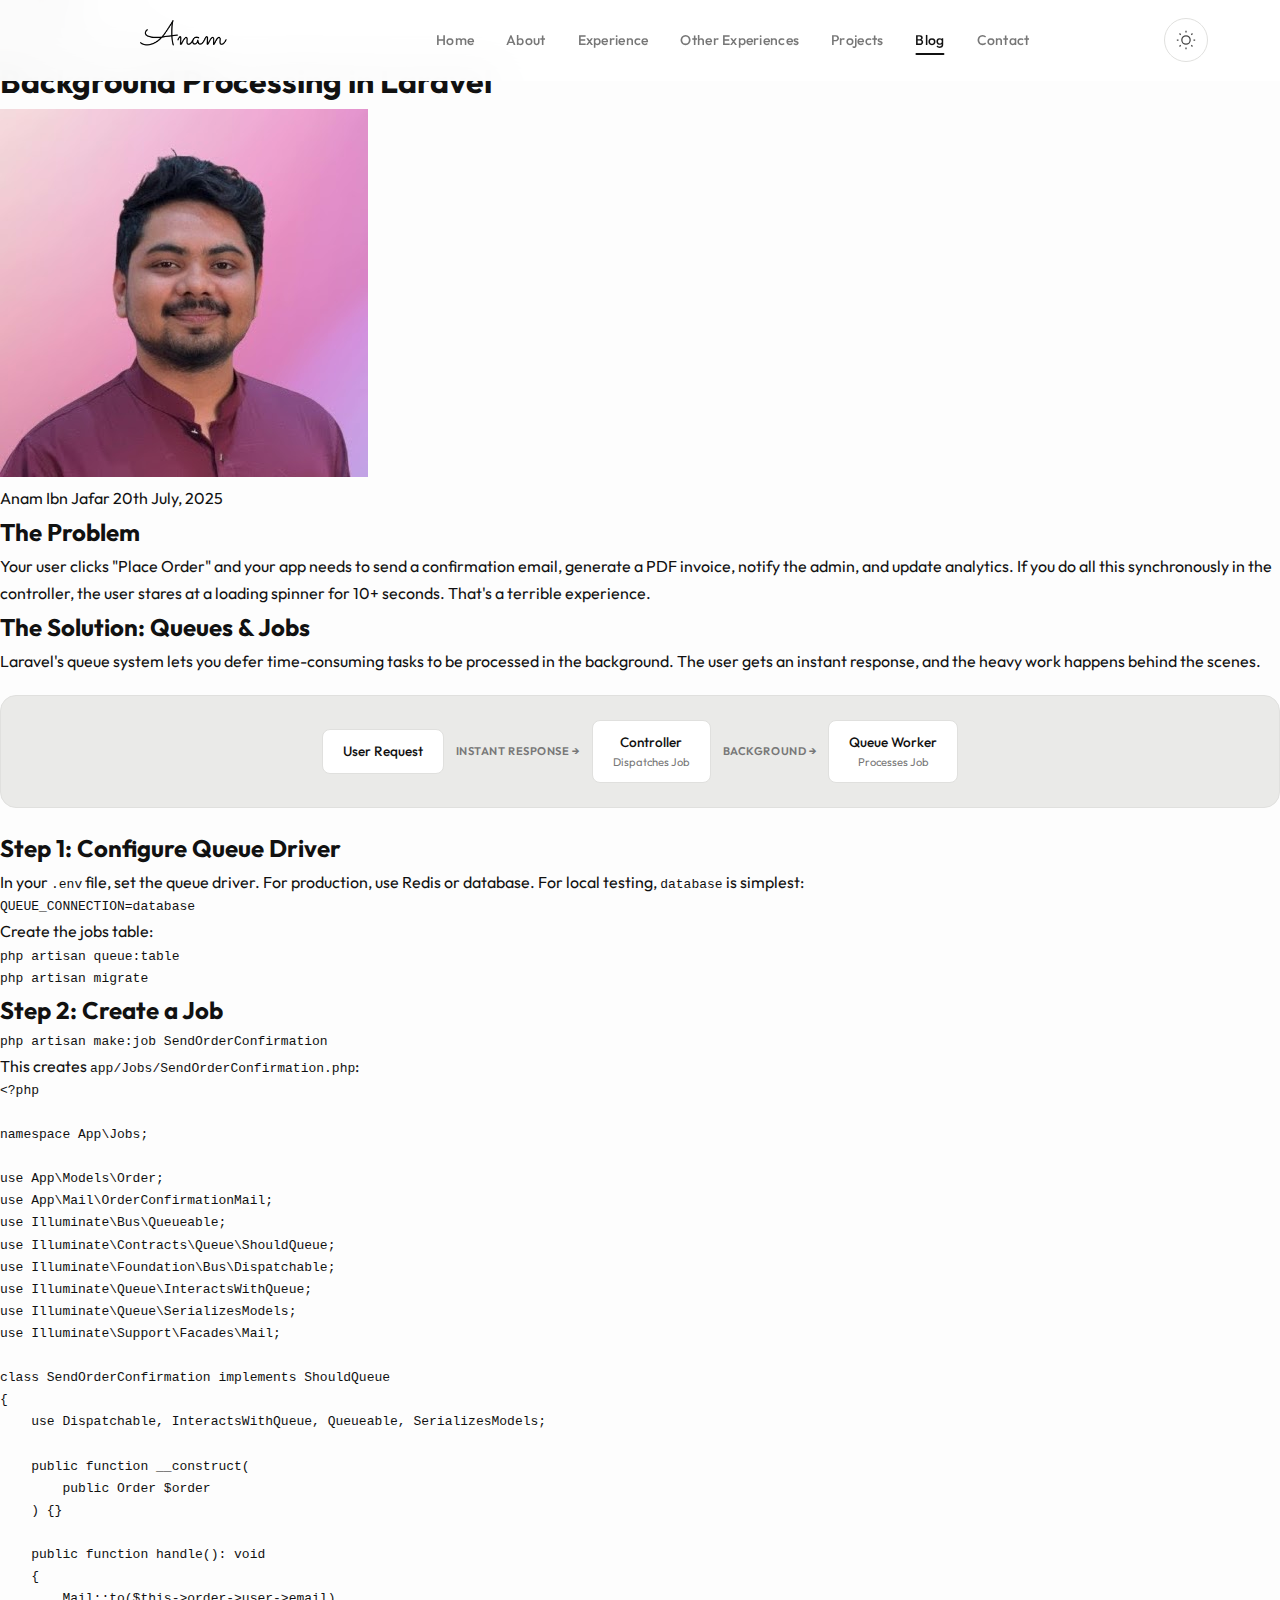
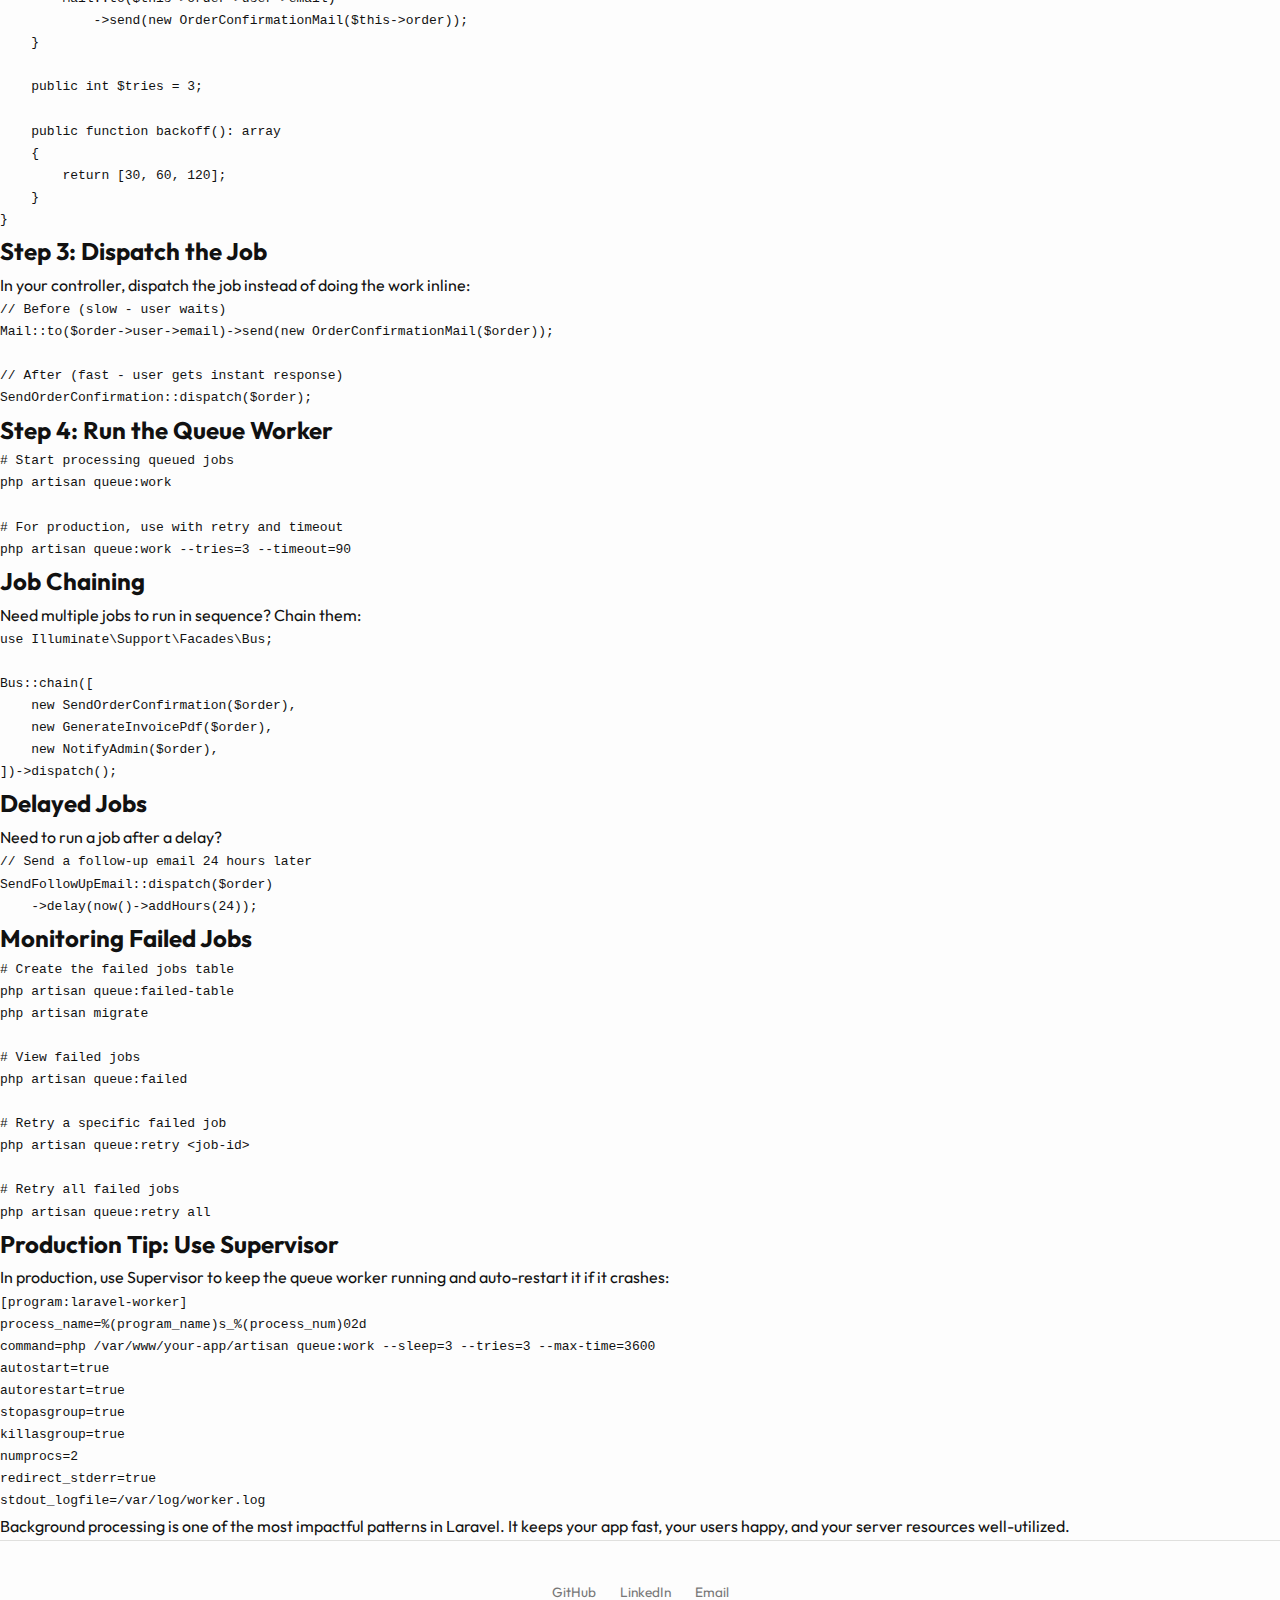
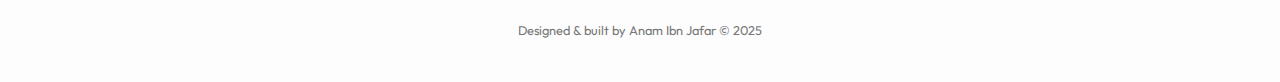
<file: my_resume/blog/background-processing-in-laravel/index.html>
<!DOCTYPE html>
<html lang="en" data-theme="light">
  <head>
    <meta charset="UTF-8" />
    <meta name="viewport" content="width=device-width, initial-scale=1.0" />
    <title>Background Processing in Laravel — Anam Ibn Jafar</title>
    <meta name="description" content="Don't make users wait. Learn how to offload heavy tasks like sending emails and processing files using Laravel Queues and Jobs." />
    <meta name="author" content="Anam Ibn Jafar" />
    <link rel="canonical" href="https://anam-jafar.github.io/my_resume/blog/background-processing-in-laravel/" />

    <meta property="og:title" content="Background Processing in Laravel — Anam Ibn Jafar" />
    <meta property="og:description" content="Don't make users wait. Learn how to offload heavy tasks like sending emails and processing files using Laravel Queues and Jobs." />
    <meta property="og:type" content="article" />
    <meta property="og:url" content="https://anam-jafar.github.io/my_resume/blog/background-processing-in-laravel/" />
    <meta property="article:published_time" content="2025-07-20" />
    <meta property="article:author" content="Anam Ibn Jafar" />
    <meta property="article:tag" content="Laravel" />
    <meta property="article:tag" content="PHP" />
    <meta property="article:tag" content="Queues" />

    <link rel="icon" type="image/x-icon" href="../../assets/img/favicon.ico" />
    <link rel="stylesheet" href="../../css/style.css?v=3" />

    <script type="application/ld+json">
    {
      "@context": "https://schema.org",
      "@type": "BlogPosting",
      "headline": "Background Processing in Laravel",
      "description": "Don't make users wait. Learn how to offload heavy tasks like sending emails and processing files using Laravel Queues and Jobs.",
      "datePublished": "2025-07-20",
      "author": {
        "@type": "Person",
        "name": "Anam Ibn Jafar",
        "url": "https://anam-jafar.github.io/my_resume/"
      },
      "keywords": ["Laravel", "PHP", "Queues"]
    }
    </script>
  </head>
  <body>

    <nav class="nav" id="nav">
      <div class="nav-wrap">
        <a href="../../#home" class="nav-brand">
          <img src="../../assets/images/signature.png" alt="Anam Ibn Jafar" class="nav-signature" />
        </a>
        <ul class="nav-menu">
          <li><a href="../../#home" class="nav-link">Home</a></li>
          <li><a href="../../#about" class="nav-link">About</a></li>
          <li><a href="../../#experience" class="nav-link">Experience</a></li>
          <li><a href="../../other-experiences/" class="nav-link">Other Experiences</a></li>
          <li><a href="../../#projects" class="nav-link">Projects</a></li>
          <li><a href="../../blog/" class="nav-link active">Blog</a></li>
          <li><a href="../../#contact" class="nav-link">Contact</a></li>
        </ul>
        <div class="nav-right">
          <button class="theme-toggle" id="theme-toggle" aria-label="Toggle theme">
            <svg class="icon-sun" width="20" height="20" fill="none" stroke="currentColor" stroke-width="1.5" viewBox="0 0 24 24"><circle cx="12" cy="12" r="5"/><path d="M12 1v2M12 21v2M4.22 4.22l1.42 1.42M18.36 18.36l1.42 1.42M1 12h2M21 12h2M4.22 19.78l1.42-1.42M18.36 5.64l1.42-1.42"/></svg>
            <svg class="icon-moon" width="20" height="20" fill="none" stroke="currentColor" stroke-width="1.5" viewBox="0 0 24 24"><path d="M21 12.79A9 9 0 1 1 11.21 3 7 7 0 0 0 21 12.79z"/></svg>
          </button>
          <button class="nav-hamburger" id="nav-hamburger" aria-label="Toggle menu">
            <svg width="20" height="20" fill="none" stroke="currentColor" stroke-width="1.5" stroke-linecap="round"><line x1="3" y1="5" x2="17" y2="5"/><line x1="3" y1="10" x2="17" y2="10"/><line x1="3" y1="15" x2="17" y2="15"/></svg>
          </button>
        </div>
      </div>
    </nav>
    <div class="mobile-nav" id="mobile-nav">
      <a href="../../#home" class="nav-link">Home</a>
      <a href="../../#about" class="nav-link">About</a>
      <a href="../../#experience" class="nav-link">Experience</a>
      <a href="../../other-experiences/" class="nav-link">Other Experiences</a>
      <a href="../../#projects" class="nav-link">Projects</a>
      <a href="../../blog/" class="nav-link">Blog</a>
      <a href="../../#contact" class="nav-link">Contact</a>
    </div>

    <article class="blog-post-page">
      <div class="blog-post-wrap">
        <a href="../../blog/" class="blog-back-link">
          <svg width="16" height="16" fill="none" stroke="currentColor" stroke-width="2" viewBox="0 0 24 24"><path stroke-linecap="round" stroke-linejoin="round" d="M10.5 19.5L3 12m0 0l7.5-7.5M3 12h18"/></svg>
          All Posts
        </a>

        <header class="blog-post-header">
          <div class="blog-post-tags">
            <span class="proj-tag">Laravel</span>
            <span class="proj-tag">PHP</span>
            <span class="proj-tag">Queues</span>
          </div>
          <h1>Background Processing in Laravel</h1>
          <div class="blog-post-author">
            <img src="../../assets/images/profile_tiny.jpg" alt="Anam Ibn Jafar" class="blog-author-img" />
            <div>
              <span class="blog-author-name">Anam Ibn Jafar</span>
              <time class="blog-post-date" datetime="2025-07-20">20th July, 2025</time>
            </div>
          </div>
        </header>

        <div class="blog-post-body">
          <h2>The Problem</h2>
          <p>Your user clicks "Place Order" and your app needs to send a confirmation email, generate a PDF invoice, notify the admin, and update analytics. If you do all this synchronously in the controller, the user stares at a loading spinner for 10+ seconds. That's a terrible experience.</p>

          <h2>The Solution: Queues & Jobs</h2>
          <p>Laravel's queue system lets you defer time-consuming tasks to be processed in the background. The user gets an instant response, and the heavy work happens behind the scenes.</p>

          <div class="blog-diagram">
            <div class="diagram-box">User Request</div>
            <div class="diagram-arrow">Instant Response</div>
            <div class="diagram-box">Controller<br/><small>Dispatches Job</small></div>
            <div class="diagram-arrow">Background</div>
            <div class="diagram-box">Queue Worker<br/><small>Processes Job</small></div>
          </div>

          <h2>Step 1: Configure Queue Driver</h2>
          <p>In your <code>.env</code> file, set the queue driver. For production, use Redis or database. For local testing, <code>database</code> is simplest:</p>
          <pre><code>QUEUE_CONNECTION=database</code></pre>
          <p>Create the jobs table:</p>
          <pre><code>php artisan queue:table
php artisan migrate</code></pre>

          <h2>Step 2: Create a Job</h2>
          <pre><code>php artisan make:job SendOrderConfirmation</code></pre>
          <p>This creates <code>app/Jobs/SendOrderConfirmation.php</code>:</p>
          <pre><code>&lt;?php

namespace App\Jobs;

use App\Models\Order;
use App\Mail\OrderConfirmationMail;
use Illuminate\Bus\Queueable;
use Illuminate\Contracts\Queue\ShouldQueue;
use Illuminate\Foundation\Bus\Dispatchable;
use Illuminate\Queue\InteractsWithQueue;
use Illuminate\Queue\SerializesModels;
use Illuminate\Support\Facades\Mail;

class SendOrderConfirmation implements ShouldQueue
{
    use Dispatchable, InteractsWithQueue, Queueable, SerializesModels;

    public function __construct(
        public Order $order
    ) {}

    public function handle(): void
    {
        Mail::to($this-&gt;order-&gt;user-&gt;email)
            -&gt;send(new OrderConfirmationMail($this-&gt;order));
    }

    public int $tries = 3;

    public function backoff(): array
    {
        return [30, 60, 120];
    }
}</code></pre>

          <h2>Step 3: Dispatch the Job</h2>
          <p>In your controller, dispatch the job instead of doing the work inline:</p>
          <pre><code>// Before (slow - user waits)
Mail::to($order-&gt;user-&gt;email)-&gt;send(new OrderConfirmationMail($order));

// After (fast - user gets instant response)
SendOrderConfirmation::dispatch($order);</code></pre>

          <h2>Step 4: Run the Queue Worker</h2>
          <pre><code># Start processing queued jobs
php artisan queue:work

# For production, use with retry and timeout
php artisan queue:work --tries=3 --timeout=90</code></pre>

          <h2>Job Chaining</h2>
          <p>Need multiple jobs to run in sequence? Chain them:</p>
          <pre><code>use Illuminate\Support\Facades\Bus;

Bus::chain([
    new SendOrderConfirmation($order),
    new GenerateInvoicePdf($order),
    new NotifyAdmin($order),
])-&gt;dispatch();</code></pre>

          <h2>Delayed Jobs</h2>
          <p>Need to run a job after a delay?</p>
          <pre><code>// Send a follow-up email 24 hours later
SendFollowUpEmail::dispatch($order)
    -&gt;delay(now()-&gt;addHours(24));</code></pre>

          <h2>Monitoring Failed Jobs</h2>
          <pre><code># Create the failed jobs table
php artisan queue:failed-table
php artisan migrate

# View failed jobs
php artisan queue:failed

# Retry a specific failed job
php artisan queue:retry &lt;job-id&gt;

# Retry all failed jobs
php artisan queue:retry all</code></pre>

          <h2>Production Tip: Use Supervisor</h2>
          <p>In production, use Supervisor to keep the queue worker running and auto-restart it if it crashes:</p>
          <pre><code>[program:laravel-worker]
process_name=%(program_name)s_%(process_num)02d
command=php /var/www/your-app/artisan queue:work --sleep=3 --tries=3 --max-time=3600
autostart=true
autorestart=true
stopasgroup=true
killasgroup=true
numprocs=2
redirect_stderr=true
stdout_logfile=/var/log/worker.log</code></pre>
          <p>Background processing is one of the most impactful patterns in Laravel. It keeps your app fast, your users happy, and your server resources well-utilized.</p>
        </div>
      </div>
    </article>

    <footer class="footer">
      <div class="footer-links">
        <a href="https://github.com/Anam-jafar" target="_blank">GitHub</a>
        <a href="https://linkedin.com/in/ibn-jafar" target="_blank">LinkedIn</a>
        <a href="mailto:anamibnjafar@gmail.com">Email</a>
      </div>
      <p>Designed & built by Anam Ibn Jafar &copy; 2025</p>
    </footer>

    <script>
      document.addEventListener("DOMContentLoaded", () => {
        const html = document.documentElement;
        const themeBtn = document.getElementById("theme-toggle");
        const stored = localStorage.getItem("theme");
        if (stored) { html.setAttribute("data-theme", stored); }
        else if (window.matchMedia("(prefers-color-scheme: dark)").matches) { html.setAttribute("data-theme", "dark"); }
        themeBtn.addEventListener("click", () => {
          const next = html.getAttribute("data-theme") === "dark" ? "light" : "dark";
          html.setAttribute("data-theme", next);
          localStorage.setItem("theme", next);
        });

        const nav = document.getElementById("nav");
        window.addEventListener("scroll", () => { nav.classList.toggle("scrolled", window.scrollY > 30); });

        const hamburger = document.getElementById("nav-hamburger");
        const mobileNav = document.getElementById("mobile-nav");
        hamburger.addEventListener("click", () => { mobileNav.classList.toggle("open"); });
      });
    </script>
  </body>
</html>
</file>
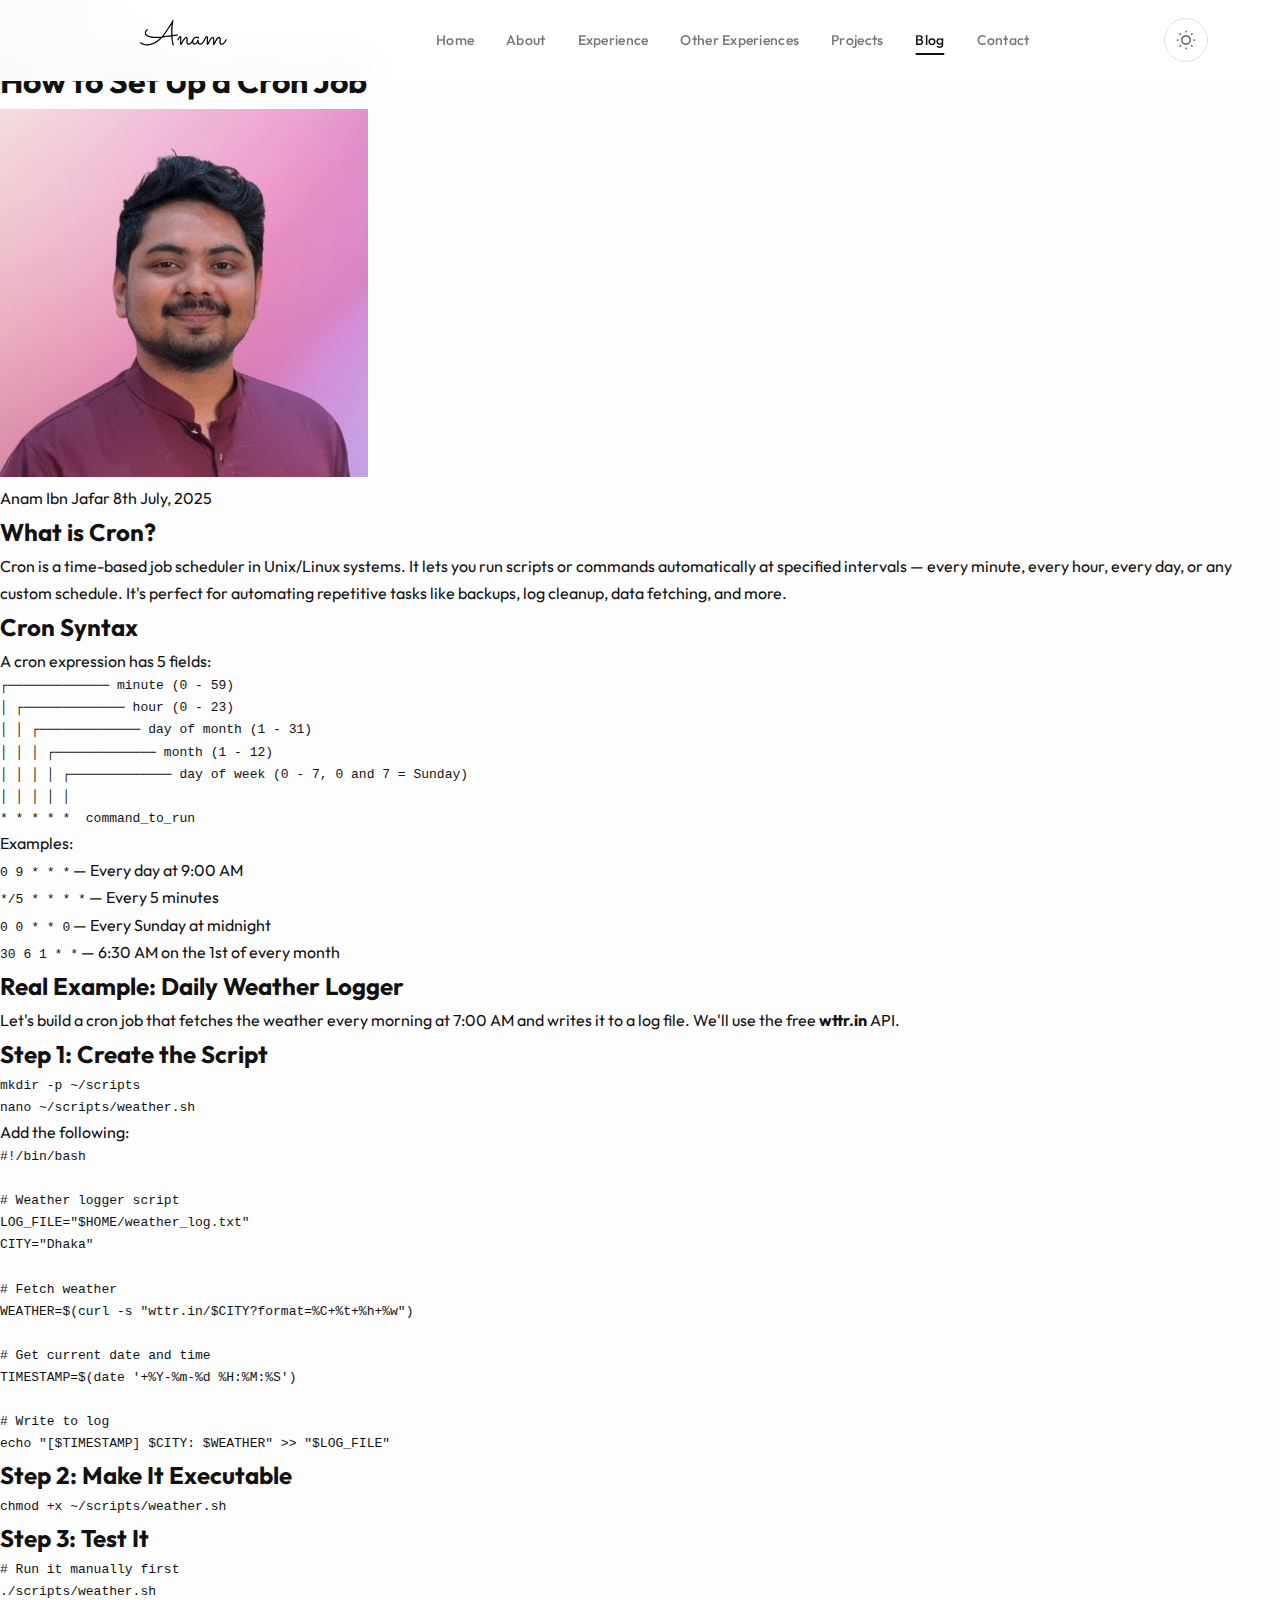
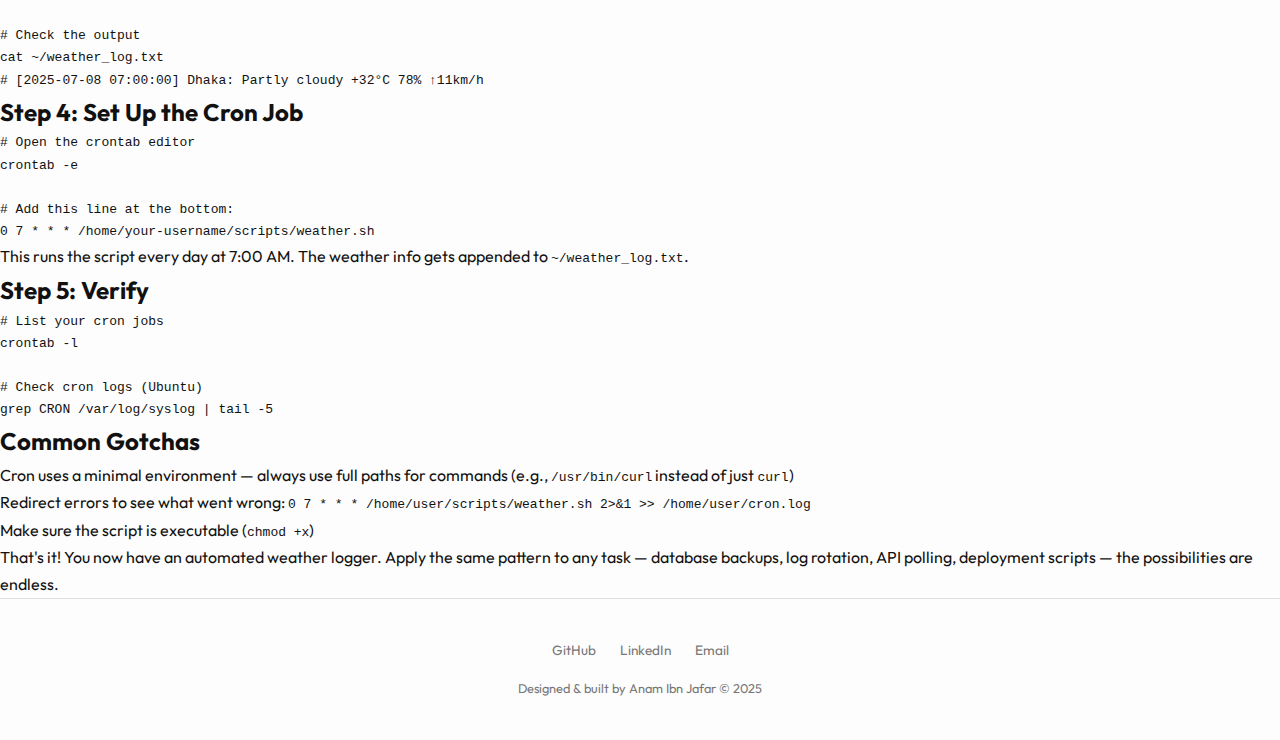
<file: my_resume/blog/how-to-set-up-a-cron-job/index.html>
<!DOCTYPE html>
<html lang="en" data-theme="light">
  <head>
    <meta charset="UTF-8" />
    <meta name="viewport" content="width=device-width, initial-scale=1.0" />
    <title>How to Set Up a Cron Job — Anam Ibn Jafar</title>
    <meta name="description" content="Automate repetitive tasks with cron. A step-by-step guide with a real example — fetching weather data every morning and writing it to a file." />
    <meta name="author" content="Anam Ibn Jafar" />
    <link rel="canonical" href="https://anam-jafar.github.io/my_resume/blog/how-to-set-up-a-cron-job/" />

    <meta property="og:title" content="How to Set Up a Cron Job — Anam Ibn Jafar" />
    <meta property="og:description" content="Automate repetitive tasks with cron. A step-by-step guide with a real example — fetching weather data every morning." />
    <meta property="og:type" content="article" />
    <meta property="og:url" content="https://anam-jafar.github.io/my_resume/blog/how-to-set-up-a-cron-job/" />
    <meta property="article:published_time" content="2025-07-08" />
    <meta property="article:author" content="Anam Ibn Jafar" />
    <meta property="article:tag" content="Linux" />
    <meta property="article:tag" content="Cron" />
    <meta property="article:tag" content="Bash" />

    <link rel="icon" type="image/x-icon" href="../../assets/img/favicon.ico" />
    <link rel="stylesheet" href="../../css/style.css?v=3" />

    <script type="application/ld+json">
    {
      "@context": "https://schema.org",
      "@type": "BlogPosting",
      "headline": "How to Set Up a Cron Job",
      "description": "Automate repetitive tasks with cron. A step-by-step guide with a real example — fetching weather data every morning.",
      "datePublished": "2025-07-08",
      "author": {
        "@type": "Person",
        "name": "Anam Ibn Jafar",
        "url": "https://anam-jafar.github.io/my_resume/"
      },
      "keywords": ["Linux", "Cron", "Bash"]
    }
    </script>
  </head>
  <body>

    <nav class="nav" id="nav">
      <div class="nav-wrap">
        <a href="../../#home" class="nav-brand">
          <img src="../../assets/images/signature.png" alt="Anam Ibn Jafar" class="nav-signature" />
        </a>
        <ul class="nav-menu">
          <li><a href="../../#home" class="nav-link">Home</a></li>
          <li><a href="../../#about" class="nav-link">About</a></li>
          <li><a href="../../#experience" class="nav-link">Experience</a></li>
          <li><a href="../../other-experiences/" class="nav-link">Other Experiences</a></li>
          <li><a href="../../#projects" class="nav-link">Projects</a></li>
          <li><a href="../../blog/" class="nav-link active">Blog</a></li>
          <li><a href="../../#contact" class="nav-link">Contact</a></li>
        </ul>
        <div class="nav-right">
          <button class="theme-toggle" id="theme-toggle" aria-label="Toggle theme">
            <svg class="icon-sun" width="20" height="20" fill="none" stroke="currentColor" stroke-width="1.5" viewBox="0 0 24 24"><circle cx="12" cy="12" r="5"/><path d="M12 1v2M12 21v2M4.22 4.22l1.42 1.42M18.36 18.36l1.42 1.42M1 12h2M21 12h2M4.22 19.78l1.42-1.42M18.36 5.64l1.42-1.42"/></svg>
            <svg class="icon-moon" width="20" height="20" fill="none" stroke="currentColor" stroke-width="1.5" viewBox="0 0 24 24"><path d="M21 12.79A9 9 0 1 1 11.21 3 7 7 0 0 0 21 12.79z"/></svg>
          </button>
          <button class="nav-hamburger" id="nav-hamburger" aria-label="Toggle menu">
            <svg width="20" height="20" fill="none" stroke="currentColor" stroke-width="1.5" stroke-linecap="round"><line x1="3" y1="5" x2="17" y2="5"/><line x1="3" y1="10" x2="17" y2="10"/><line x1="3" y1="15" x2="17" y2="15"/></svg>
          </button>
        </div>
      </div>
    </nav>
    <div class="mobile-nav" id="mobile-nav">
      <a href="../../#home" class="nav-link">Home</a>
      <a href="../../#about" class="nav-link">About</a>
      <a href="../../#experience" class="nav-link">Experience</a>
      <a href="../../other-experiences/" class="nav-link">Other Experiences</a>
      <a href="../../#projects" class="nav-link">Projects</a>
      <a href="../../blog/" class="nav-link">Blog</a>
      <a href="../../#contact" class="nav-link">Contact</a>
    </div>

    <article class="blog-post-page">
      <div class="blog-post-wrap">
        <a href="../../blog/" class="blog-back-link">
          <svg width="16" height="16" fill="none" stroke="currentColor" stroke-width="2" viewBox="0 0 24 24"><path stroke-linecap="round" stroke-linejoin="round" d="M10.5 19.5L3 12m0 0l7.5-7.5M3 12h18"/></svg>
          All Posts
        </a>

        <header class="blog-post-header">
          <div class="blog-post-tags">
            <span class="proj-tag">Linux</span>
            <span class="proj-tag">Cron</span>
            <span class="proj-tag">Bash</span>
          </div>
          <h1>How to Set Up a Cron Job</h1>
          <div class="blog-post-author">
            <img src="../../assets/images/profile_tiny.jpg" alt="Anam Ibn Jafar" class="blog-author-img" />
            <div>
              <span class="blog-author-name">Anam Ibn Jafar</span>
              <time class="blog-post-date" datetime="2025-07-08">8th July, 2025</time>
            </div>
          </div>
        </header>

        <div class="blog-post-body">
          <h2>What is Cron?</h2>
          <p>Cron is a time-based job scheduler in Unix/Linux systems. It lets you run scripts or commands automatically at specified intervals — every minute, every hour, every day, or any custom schedule. It's perfect for automating repetitive tasks like backups, log cleanup, data fetching, and more.</p>

          <h2>Cron Syntax</h2>
          <p>A cron expression has 5 fields:</p>
          <pre><code>┌───────────── minute (0 - 59)
│ ┌───────────── hour (0 - 23)
│ │ ┌───────────── day of month (1 - 31)
│ │ │ ┌───────────── month (1 - 12)
│ │ │ │ ┌───────────── day of week (0 - 7, 0 and 7 = Sunday)
│ │ │ │ │
* * * * *  command_to_run</code></pre>
          <p>Examples:</p>
          <ul>
            <li><code>0 9 * * *</code> — Every day at 9:00 AM</li>
            <li><code>*/5 * * * *</code> — Every 5 minutes</li>
            <li><code>0 0 * * 0</code> — Every Sunday at midnight</li>
            <li><code>30 6 1 * *</code> — 6:30 AM on the 1st of every month</li>
          </ul>

          <h2>Real Example: Daily Weather Logger</h2>
          <p>Let's build a cron job that fetches the weather every morning at 7:00 AM and writes it to a log file. We'll use the free <strong>wttr.in</strong> API.</p>

          <h2>Step 1: Create the Script</h2>
          <pre><code>mkdir -p ~/scripts
nano ~/scripts/weather.sh</code></pre>
          <p>Add the following:</p>
          <pre><code>#!/bin/bash

# Weather logger script
LOG_FILE="$HOME/weather_log.txt"
CITY="Dhaka"

# Fetch weather
WEATHER=$(curl -s "wttr.in/$CITY?format=%C+%t+%h+%w")

# Get current date and time
TIMESTAMP=$(date '+%Y-%m-%d %H:%M:%S')

# Write to log
echo "[$TIMESTAMP] $CITY: $WEATHER" >> "$LOG_FILE"</code></pre>

          <h2>Step 2: Make It Executable</h2>
          <pre><code>chmod +x ~/scripts/weather.sh</code></pre>

          <h2>Step 3: Test It</h2>
          <pre><code># Run it manually first
./scripts/weather.sh

# Check the output
cat ~/weather_log.txt
# [2025-07-08 07:00:00] Dhaka: Partly cloudy +32°C 78% ↑11km/h</code></pre>

          <h2>Step 4: Set Up the Cron Job</h2>
          <pre><code># Open the crontab editor
crontab -e

# Add this line at the bottom:
0 7 * * * /home/your-username/scripts/weather.sh</code></pre>
          <p>This runs the script every day at 7:00 AM. The weather info gets appended to <code>~/weather_log.txt</code>.</p>

          <h2>Step 5: Verify</h2>
          <pre><code># List your cron jobs
crontab -l

# Check cron logs (Ubuntu)
grep CRON /var/log/syslog | tail -5</code></pre>

          <h2>Common Gotchas</h2>
          <ul>
            <li>Cron uses a minimal environment — always use full paths for commands (e.g., <code>/usr/bin/curl</code> instead of just <code>curl</code>)</li>
            <li>Redirect errors to see what went wrong: <code>0 7 * * * /home/user/scripts/weather.sh 2>&1 >> /home/user/cron.log</code></li>
            <li>Make sure the script is executable (<code>chmod +x</code>)</li>
          </ul>
          <p>That's it! You now have an automated weather logger. Apply the same pattern to any task — database backups, log rotation, API polling, deployment scripts — the possibilities are endless.</p>
        </div>
      </div>
    </article>

    <footer class="footer">
      <div class="footer-links">
        <a href="https://github.com/Anam-jafar" target="_blank">GitHub</a>
        <a href="https://linkedin.com/in/ibn-jafar" target="_blank">LinkedIn</a>
        <a href="mailto:anamibnjafar@gmail.com">Email</a>
      </div>
      <p>Designed & built by Anam Ibn Jafar &copy; 2025</p>
    </footer>

    <script>
      document.addEventListener("DOMContentLoaded", () => {
        const html = document.documentElement;
        const themeBtn = document.getElementById("theme-toggle");
        const stored = localStorage.getItem("theme");
        if (stored) { html.setAttribute("data-theme", stored); }
        else if (window.matchMedia("(prefers-color-scheme: dark)").matches) { html.setAttribute("data-theme", "dark"); }
        themeBtn.addEventListener("click", () => {
          const next = html.getAttribute("data-theme") === "dark" ? "light" : "dark";
          html.setAttribute("data-theme", next);
          localStorage.setItem("theme", next);
        });

        const nav = document.getElementById("nav");
        window.addEventListener("scroll", () => { nav.classList.toggle("scrolled", window.scrollY > 30); });

        const hamburger = document.getElementById("nav-hamburger");
        const mobileNav = document.getElementById("mobile-nav");
        hamburger.addEventListener("click", () => { mobileNav.classList.toggle("open"); });
      });
    </script>
  </body>
</html>
</file>
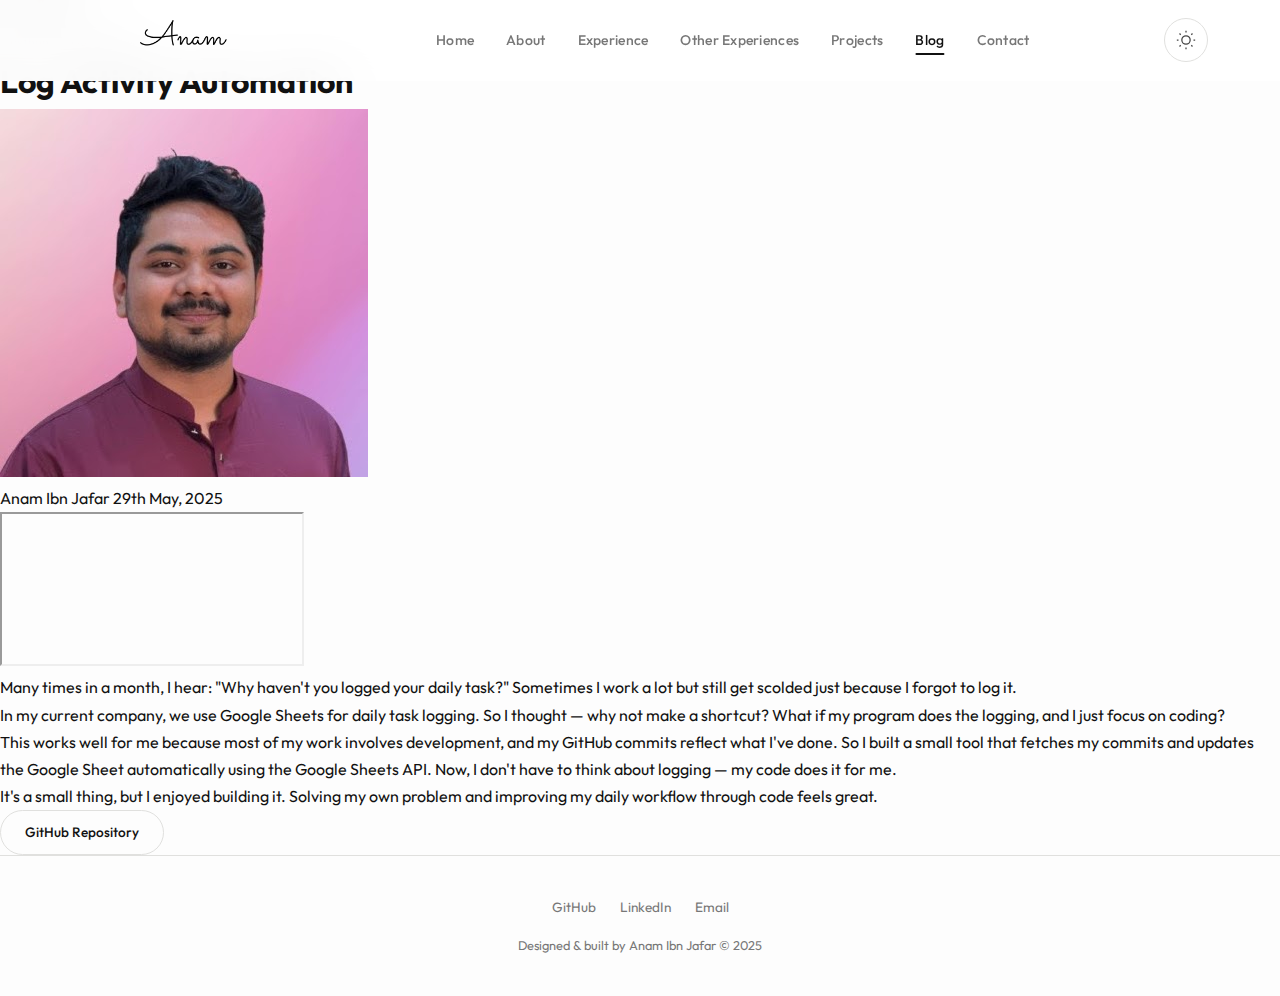
<file: my_resume/blog/log-activity-automation/index.html>
<!DOCTYPE html>
<html lang="en" data-theme="light">
  <head>
    <meta charset="UTF-8" />
    <meta name="viewport" content="width=device-width, initial-scale=1.0" />
    <title>Log Activity Automation — Anam Ibn Jafar</title>
    <meta name="description" content="Built a tool that reads GitHub commits and auto-logs daily tasks to Google Sheets using Python and Google APIs." />
    <meta name="author" content="Anam Ibn Jafar" />
    <link rel="canonical" href="https://anam-jafar.github.io/my_resume/blog/log-activity-automation/" />

    <!-- Open Graph -->
    <meta property="og:title" content="Log Activity Automation — Anam Ibn Jafar" />
    <meta property="og:description" content="Built a tool that reads GitHub commits and auto-logs daily tasks to Google Sheets using Python and Google APIs." />
    <meta property="og:type" content="article" />
    <meta property="og:url" content="https://anam-jafar.github.io/my_resume/blog/log-activity-automation/" />
    <meta property="article:published_time" content="2025-05-29" />
    <meta property="article:author" content="Anam Ibn Jafar" />
    <meta property="article:tag" content="Python" />
    <meta property="article:tag" content="Google APIs" />

    <link rel="icon" type="image/x-icon" href="../../assets/img/favicon.ico" />
    <link rel="stylesheet" href="../../css/style.css?v=3" />

    <script type="application/ld+json">
    {
      "@context": "https://schema.org",
      "@type": "BlogPosting",
      "headline": "Log Activity Automation",
      "description": "Built a tool that reads GitHub commits and auto-logs daily tasks to Google Sheets using Python and Google APIs.",
      "datePublished": "2025-05-29",
      "author": {
        "@type": "Person",
        "name": "Anam Ibn Jafar",
        "url": "https://anam-jafar.github.io/my_resume/"
      },
      "keywords": ["Python", "Google APIs"]
    }
    </script>
  </head>
  <body>

    <!-- ========== NAV ========== -->
    <nav class="nav" id="nav">
      <div class="nav-wrap">
        <a href="../../#home" class="nav-brand">
          <img src="../../assets/images/signature.png" alt="Anam Ibn Jafar" class="nav-signature" />
        </a>
        <ul class="nav-menu">
          <li><a href="../../#home" class="nav-link">Home</a></li>
          <li><a href="../../#about" class="nav-link">About</a></li>
          <li><a href="../../#experience" class="nav-link">Experience</a></li>
          <li><a href="../../other-experiences/" class="nav-link">Other Experiences</a></li>
          <li><a href="../../#projects" class="nav-link">Projects</a></li>
          <li><a href="../../blog/" class="nav-link active">Blog</a></li>
          <li><a href="../../#contact" class="nav-link">Contact</a></li>
        </ul>
        <div class="nav-right">
          <button class="theme-toggle" id="theme-toggle" aria-label="Toggle theme">
            <svg class="icon-sun" width="20" height="20" fill="none" stroke="currentColor" stroke-width="1.5" viewBox="0 0 24 24"><circle cx="12" cy="12" r="5"/><path d="M12 1v2M12 21v2M4.22 4.22l1.42 1.42M18.36 18.36l1.42 1.42M1 12h2M21 12h2M4.22 19.78l1.42-1.42M18.36 5.64l1.42-1.42"/></svg>
            <svg class="icon-moon" width="20" height="20" fill="none" stroke="currentColor" stroke-width="1.5" viewBox="0 0 24 24"><path d="M21 12.79A9 9 0 1 1 11.21 3 7 7 0 0 0 21 12.79z"/></svg>
          </button>
          <button class="nav-hamburger" id="nav-hamburger" aria-label="Toggle menu">
            <svg width="20" height="20" fill="none" stroke="currentColor" stroke-width="1.5" stroke-linecap="round"><line x1="3" y1="5" x2="17" y2="5"/><line x1="3" y1="10" x2="17" y2="10"/><line x1="3" y1="15" x2="17" y2="15"/></svg>
          </button>
        </div>
      </div>
    </nav>
    <div class="mobile-nav" id="mobile-nav">
      <a href="../../#home" class="nav-link">Home</a>
      <a href="../../#about" class="nav-link">About</a>
      <a href="../../#experience" class="nav-link">Experience</a>
      <a href="../../other-experiences/" class="nav-link">Other Experiences</a>
      <a href="../../#projects" class="nav-link">Projects</a>
      <a href="../../blog/" class="nav-link">Blog</a>
      <a href="../../#contact" class="nav-link">Contact</a>
    </div>

    <!-- ========== ARTICLE ========== -->
    <article class="blog-post-page">
      <div class="blog-post-wrap">
        <a href="../../blog/" class="blog-back-link">
          <svg width="16" height="16" fill="none" stroke="currentColor" stroke-width="2" viewBox="0 0 24 24"><path stroke-linecap="round" stroke-linejoin="round" d="M10.5 19.5L3 12m0 0l7.5-7.5M3 12h18"/></svg>
          All Posts
        </a>

        <header class="blog-post-header">
          <div class="blog-post-tags">
            <span class="proj-tag">Python</span>
            <span class="proj-tag">Google APIs</span>
          </div>
          <h1>Log Activity Automation</h1>
          <div class="blog-post-author">
            <img src="../../assets/images/profile_tiny.jpg" alt="Anam Ibn Jafar" class="blog-author-img" />
            <div>
              <span class="blog-author-name">Anam Ibn Jafar</span>
              <time class="blog-post-date" datetime="2025-05-29">29th May, 2025</time>
            </div>
          </div>
        </header>

        <div class="blog-post-video">
          <iframe src="https://www.youtube.com/embed/gPqIBOgU-io?rel=0" allow="accelerometer; autoplay; clipboard-write; encrypted-media; gyroscope; picture-in-picture" allowfullscreen></iframe>
        </div>

        <div class="blog-post-body">
          <p>Many times in a month, I hear: "Why haven't you logged your daily task?" Sometimes I work a lot but still get scolded just because I forgot to log it.</p>
          <p>In my current company, we use Google Sheets for daily task logging. So I thought — why not make a shortcut? What if my program does the logging, and I just focus on coding?</p>
          <p>This works well for me because most of my work involves development, and my GitHub commits reflect what I've done. So I built a small tool that fetches my commits and updates the Google Sheet automatically using the Google Sheets API. Now, I don't have to think about logging — my code does it for me.</p>
          <p>It's a small thing, but I enjoyed building it. Solving my own problem and improving my daily workflow through code feels great.</p>
        </div>

        <div class="blog-post-links">
          <a href="https://github.com/Anam-jafar/daily-task-logger" target="_blank" class="btn btn-ghost blog-link">GitHub Repository</a>
        </div>
      </div>
    </article>

    <!-- ========== FOOTER ========== -->
    <footer class="footer">
      <div class="footer-links">
        <a href="https://github.com/Anam-jafar" target="_blank">GitHub</a>
        <a href="https://linkedin.com/in/ibn-jafar" target="_blank">LinkedIn</a>
        <a href="mailto:anamibnjafar@gmail.com">Email</a>
      </div>
      <p>Designed & built by Anam Ibn Jafar &copy; 2025</p>
    </footer>

    <script>
      document.addEventListener("DOMContentLoaded", () => {
        const html = document.documentElement;
        const themeBtn = document.getElementById("theme-toggle");
        const stored = localStorage.getItem("theme");
        if (stored) { html.setAttribute("data-theme", stored); }
        else if (window.matchMedia("(prefers-color-scheme: dark)").matches) { html.setAttribute("data-theme", "dark"); }
        themeBtn.addEventListener("click", () => {
          const next = html.getAttribute("data-theme") === "dark" ? "light" : "dark";
          html.setAttribute("data-theme", next);
          localStorage.setItem("theme", next);
        });

        const nav = document.getElementById("nav");
        window.addEventListener("scroll", () => { nav.classList.toggle("scrolled", window.scrollY > 30); });

        const hamburger = document.getElementById("nav-hamburger");
        const mobileNav = document.getElementById("mobile-nav");
        hamburger.addEventListener("click", () => { mobileNav.classList.toggle("open"); });
      });
    </script>
  </body>
</html>
</file>
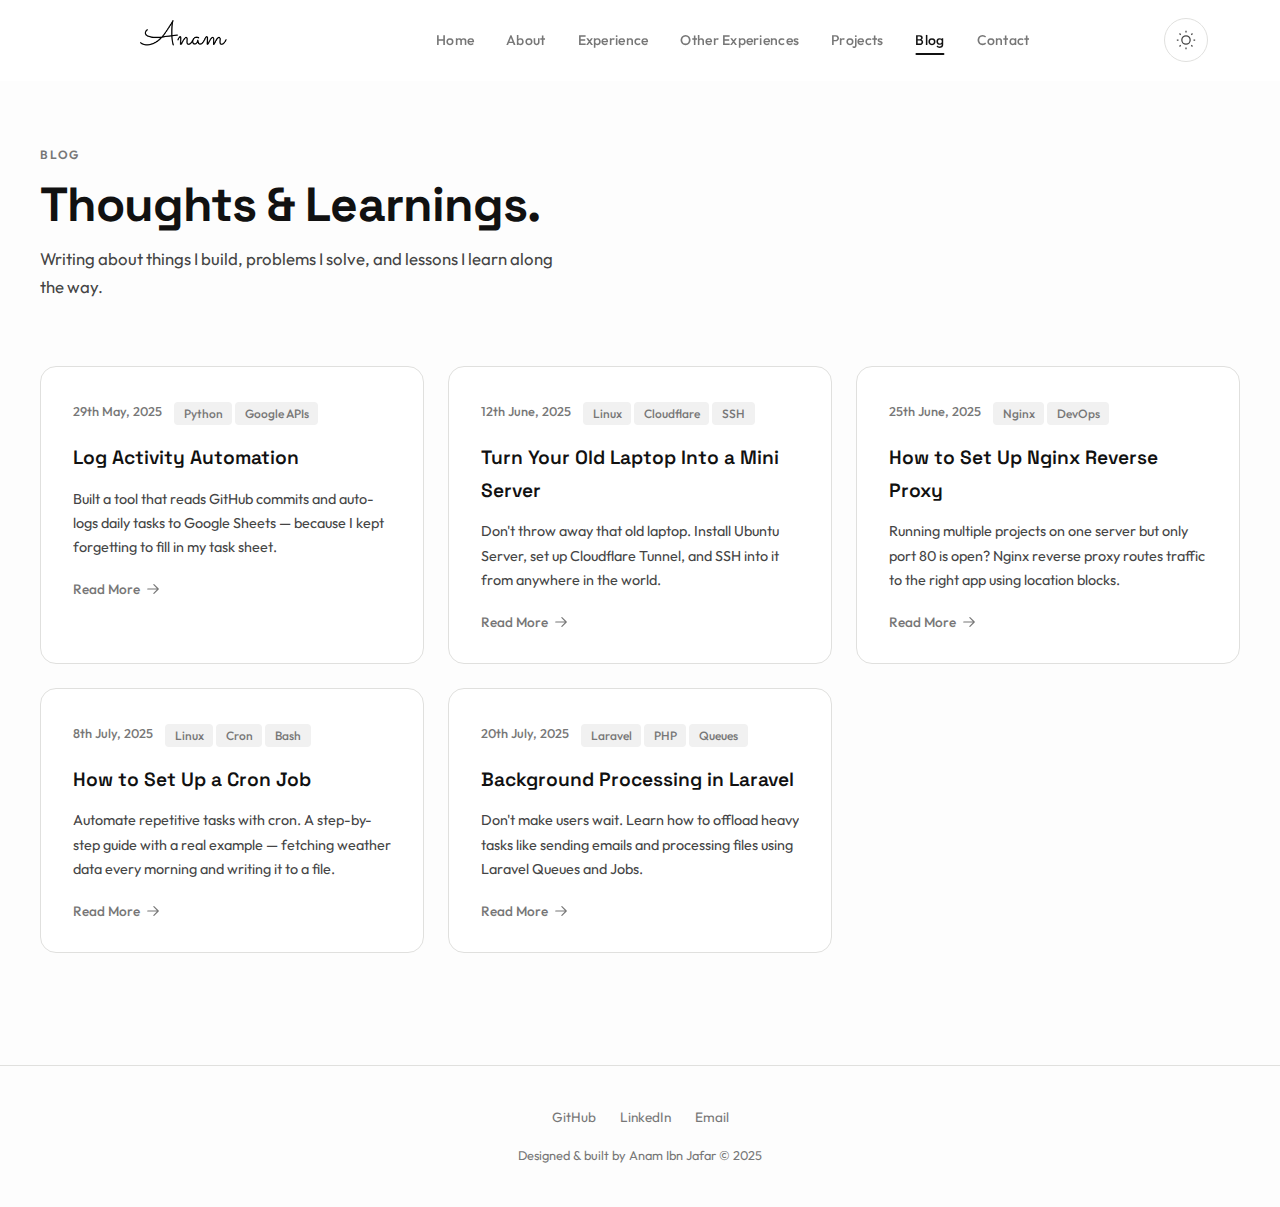
<file: my_resume/blogs.html>
<!DOCTYPE html>
<html lang="en" data-theme="light">
  <head>
    <meta charset="UTF-8" />
    <meta name="viewport" content="width=device-width, initial-scale=1.0" />
    <title>Blog — Anam Ibn Jafar</title>
    <meta name="description" content="Blog posts about software engineering, automation, and development experiences." />
    <link rel="icon" type="image/x-icon" href="assets/img/favicon.ico" />
    <link rel="stylesheet" href="css/style.css" />
  </head>
  <body>

    <!-- ========== NAV ========== -->
    <nav class="nav" id="nav">
      <div class="nav-wrap">
        <a href="index.html#home" class="nav-brand">
          <img src="assets/images/signature.png" alt="Anam Ibn Jafar" class="nav-signature" />
        </a>
        <ul class="nav-menu">
          <li><a href="index.html#home" class="nav-link">Home</a></li>
          <li><a href="index.html#about" class="nav-link">About</a></li>
          <li><a href="index.html#experience" class="nav-link">Experience</a></li>
          <li><a href="other-experiences.html" class="nav-link">Other Experiences</a></li>
          <li><a href="index.html#projects" class="nav-link">Projects</a></li>
          <li><a href="blogs.html" class="nav-link active">Blog</a></li>
          <li><a href="index.html#contact" class="nav-link">Contact</a></li>
        </ul>
        <div class="nav-right">
          <button class="theme-toggle" id="theme-toggle" aria-label="Toggle theme">
            <svg class="icon-sun" width="20" height="20" fill="none" stroke="currentColor" stroke-width="1.5" viewBox="0 0 24 24"><circle cx="12" cy="12" r="5"/><path d="M12 1v2M12 21v2M4.22 4.22l1.42 1.42M18.36 18.36l1.42 1.42M1 12h2M21 12h2M4.22 19.78l1.42-1.42M18.36 5.64l1.42-1.42"/></svg>
            <svg class="icon-moon" width="20" height="20" fill="none" stroke="currentColor" stroke-width="1.5" viewBox="0 0 24 24"><path d="M21 12.79A9 9 0 1 1 11.21 3 7 7 0 0 0 21 12.79z"/></svg>
          </button>
          <button class="nav-hamburger" id="nav-hamburger" aria-label="Toggle menu">
            <svg width="20" height="20" fill="none" stroke="currentColor" stroke-width="1.5" stroke-linecap="round"><line x1="3" y1="5" x2="17" y2="5"/><line x1="3" y1="10" x2="17" y2="10"/><line x1="3" y1="15" x2="17" y2="15"/></svg>
          </button>
        </div>
      </div>
    </nav>
    <div class="mobile-nav" id="mobile-nav">
      <a href="index.html#home" class="nav-link">Home</a>
      <a href="index.html#about" class="nav-link">About</a>
      <a href="index.html#experience" class="nav-link">Experience</a>
      <a href="other-experiences.html" class="nav-link">Other Experiences</a>
      <a href="index.html#projects" class="nav-link">Projects</a>
      <a href="blogs.html" class="nav-link">Blog</a>
      <a href="index.html#contact" class="nav-link">Contact</a>
    </div>

    <!-- ========== BLOG ========== -->
    <section class="sec blog-page">
      <div class="sec-wrap">
        <div class="sec-head reveal">
          <span class="sec-label">Blog</span>
          <h2>Thoughts & Learnings.</h2>
          <p>Writing about things I build, problems I solve, and lessons I learn along the way.</p>
        </div>

        <div class="blog-grid">

          <!-- Blog 1 -->
          <article class="blog-card reveal" data-blog="blog_01">
            <div class="blog-card-top">
              <span class="blog-date">29th May, 2025</span>
              <div class="blog-tags">
                <span class="proj-tag">Python</span>
                <span class="proj-tag">Google APIs</span>
              </div>
            </div>
            <h3>Log Activity Automation</h3>
            <p class="blog-excerpt">
              Built a tool that reads GitHub commits and auto-logs daily tasks to Google Sheets — because I kept forgetting to fill in my task sheet.
            </p>
            <button class="proj-more blog-read-more">
              Read More
              <svg fill="none" stroke="currentColor" stroke-width="2" viewBox="0 0 24 24"><path stroke-linecap="round" stroke-linejoin="round" d="M13.5 4.5L21 12m0 0l-7.5 7.5M21 12H3"/></svg>
            </button>
          </article>

          <!-- Blog 2 -->
          <article class="blog-card reveal reveal-d1" data-blog="blog_02">
            <div class="blog-card-top">
              <span class="blog-date">12th June, 2025</span>
              <div class="blog-tags">
                <span class="proj-tag">Linux</span>
                <span class="proj-tag">Cloudflare</span>
                <span class="proj-tag">SSH</span>
              </div>
            </div>
            <h3>Turn Your Old Laptop Into a Mini Server</h3>
            <p class="blog-excerpt">
              Don't throw away that old laptop. Install Ubuntu Server, set up Cloudflare Tunnel, and SSH into it from anywhere in the world.
            </p>
            <button class="proj-more blog-read-more">
              Read More
              <svg fill="none" stroke="currentColor" stroke-width="2" viewBox="0 0 24 24"><path stroke-linecap="round" stroke-linejoin="round" d="M13.5 4.5L21 12m0 0l-7.5 7.5M21 12H3"/></svg>
            </button>
          </article>

          <!-- Blog 3 -->
          <article class="blog-card reveal reveal-d2" data-blog="blog_03">
            <div class="blog-card-top">
              <span class="blog-date">25th June, 2025</span>
              <div class="blog-tags">
                <span class="proj-tag">Nginx</span>
                <span class="proj-tag">DevOps</span>
              </div>
            </div>
            <h3>How to Set Up Nginx Reverse Proxy</h3>
            <p class="blog-excerpt">
              Running multiple projects on one server but only port 80 is open? Nginx reverse proxy routes traffic to the right app using location blocks.
            </p>
            <button class="proj-more blog-read-more">
              Read More
              <svg fill="none" stroke="currentColor" stroke-width="2" viewBox="0 0 24 24"><path stroke-linecap="round" stroke-linejoin="round" d="M13.5 4.5L21 12m0 0l-7.5 7.5M21 12H3"/></svg>
            </button>
          </article>

          <!-- Blog 4 -->
          <article class="blog-card reveal" data-blog="blog_04">
            <div class="blog-card-top">
              <span class="blog-date">8th July, 2025</span>
              <div class="blog-tags">
                <span class="proj-tag">Linux</span>
                <span class="proj-tag">Cron</span>
                <span class="proj-tag">Bash</span>
              </div>
            </div>
            <h3>How to Set Up a Cron Job</h3>
            <p class="blog-excerpt">
              Automate repetitive tasks with cron. A step-by-step guide with a real example — fetching weather data every morning and writing it to a file.
            </p>
            <button class="proj-more blog-read-more">
              Read More
              <svg fill="none" stroke="currentColor" stroke-width="2" viewBox="0 0 24 24"><path stroke-linecap="round" stroke-linejoin="round" d="M13.5 4.5L21 12m0 0l-7.5 7.5M21 12H3"/></svg>
            </button>
          </article>

          <!-- Blog 5 -->
          <article class="blog-card reveal reveal-d1" data-blog="blog_05">
            <div class="blog-card-top">
              <span class="blog-date">20th July, 2025</span>
              <div class="blog-tags">
                <span class="proj-tag">Laravel</span>
                <span class="proj-tag">PHP</span>
                <span class="proj-tag">Queues</span>
              </div>
            </div>
            <h3>Background Processing in Laravel</h3>
            <p class="blog-excerpt">
              Don't make users wait. Learn how to offload heavy tasks like sending emails and processing files using Laravel Queues and Jobs.
            </p>
            <button class="proj-more blog-read-more">
              Read More
              <svg fill="none" stroke="currentColor" stroke-width="2" viewBox="0 0 24 24"><path stroke-linecap="round" stroke-linejoin="round" d="M13.5 4.5L21 12m0 0l-7.5 7.5M21 12H3"/></svg>
            </button>
          </article>

        </div>
      </div>
    </section>

    <!-- ========== BLOG MODAL ========== -->
    <div class="modal" id="blog-modal">
      <div class="modal-box blog-modal-box">
        <div class="modal-top">
          <h2 id="blog-modal-title"></h2>
          <button class="modal-x" id="close-blog-modal" aria-label="Close">
            <svg width="18" height="18" fill="none" stroke="currentColor" stroke-width="2" stroke-linecap="round"><path d="M14 4L4 14M4 4l10 10"/></svg>
          </button>
        </div>
        <div class="modal-inner">
          <div class="blog-modal-meta" id="blog-modal-meta"></div>
          <div class="modal-vid" id="blog-modal-vid" style="display:none;">
            <iframe id="blog-modal-video" allow="accelerometer; autoplay; clipboard-write; encrypted-media; gyroscope; picture-in-picture" allowfullscreen></iframe>
          </div>
          <div class="blog-modal-body" id="blog-modal-body"></div>
          <div class="blog-modal-links" id="blog-modal-links"></div>
        </div>
      </div>
    </div>

    <!-- ========== FOOTER ========== -->
    <footer class="footer">
      <div class="footer-links">
        <a href="https://github.com/Anam-jafar" target="_blank">GitHub</a>
        <a href="https://linkedin.com/in/ibn-jafar" target="_blank">LinkedIn</a>
        <a href="mailto:anamibnjafar@gmail.com">Email</a>
      </div>
      <p>Designed & built by Anam Ibn Jafar &copy; 2025</p>
    </footer>

    <script>
      document.addEventListener("DOMContentLoaded", () => {
        // Theme
        const html = document.documentElement;
        const themeBtn = document.getElementById("theme-toggle");
        const stored = localStorage.getItem("theme");
        if (stored) {
          html.setAttribute("data-theme", stored);
        } else if (window.matchMedia("(prefers-color-scheme: dark)").matches) {
          html.setAttribute("data-theme", "dark");
        }
        themeBtn.addEventListener("click", () => {
          const next = html.getAttribute("data-theme") === "dark" ? "light" : "dark";
          html.setAttribute("data-theme", next);
          localStorage.setItem("theme", next);
        });

        // Nav scroll
        const nav = document.getElementById("nav");
        window.addEventListener("scroll", () => {
          nav.classList.toggle("scrolled", window.scrollY > 30);
        });

        // Mobile menu
        const hamburger = document.getElementById("nav-hamburger");
        const mobileNav = document.getElementById("mobile-nav");
        hamburger.addEventListener("click", () => {
          mobileNav.classList.toggle("open");
        });

        // Scroll reveal
        const revealObs = new IntersectionObserver(
          (entries) => {
            entries.forEach((e) => {
              if (e.isIntersecting) {
                e.target.classList.add("in");
                revealObs.unobserve(e.target);
              }
            });
          },
          { threshold: 0.1, rootMargin: "0px 0px -40px 0px" }
        );
        document.querySelectorAll(".reveal").forEach((el) => revealObs.observe(el));

        // Blog data
        const blogData = {
          blog_01: {
            title: "Log Activity Automation",
            date: "29th May, 2025",
            tags: ["Python", "Google APIs"],
            videoId: "gPqIBOgU-io",
            html: `
              <p>Many times in a month, I hear: "Why haven't you logged your daily task?" Sometimes I work a lot but still get scolded just because I forgot to log it.</p>
              <p>In my current company, we use Google Sheets for daily task logging. So I thought — why not make a shortcut? What if my program does the logging, and I just focus on coding?</p>
              <p>This works well for me because most of my work involves development, and my GitHub commits reflect what I've done. So I built a small tool that fetches my commits and updates the Google Sheet automatically using the Google Sheets API. Now, I don't have to think about logging — my code does it for me.</p>
              <p>It's a small thing, but I enjoyed building it. Solving my own problem and improving my daily workflow through code feels great.</p>
            `,
            links: [
              { label: "GitHub Repository", url: "https://github.com/Anam-jafar/daily-task-logger" },
            ],
          },

          blog_02: {
            title: "Turn Your Old Laptop Into a Mini Server",
            date: "12th June, 2025",
            tags: ["Linux", "Cloudflare", "SSH"],
            html: `
              <p>Got an old laptop collecting dust? Don't throw it away — turn it into a personal server you can access from anywhere in the world. Here's how I did it.</p>

              <h4>The Architecture</h4>
              <div class="blog-diagram">
                <div class="diagram-box">You (Anywhere)</div>
                <div class="diagram-arrow">SSH via Cloudflare</div>
                <div class="diagram-box">Cloudflare Tunnel</div>
                <div class="diagram-arrow">Secure Connection</div>
                <div class="diagram-box">Your Old Laptop (Ubuntu Server)</div>
              </div>

              <h4>Step 1: Install Ubuntu Server</h4>
              <p>Download the Ubuntu Server ISO from the official site. Flash it to a USB drive using tools like Rufus or Balena Etcher. Boot the laptop from USB, follow the installer, and make sure to enable OpenSSH during setup.</p>
              <pre><code># After installation, update everything
sudo apt update && sudo apt upgrade -y

# Verify SSH is running
sudo systemctl status ssh</code></pre>

              <h4>Step 2: Install Cloudflare Tunnel (cloudflared)</h4>
              <p>Cloudflare Tunnel lets you expose your server to the internet without opening ports on your router. No static IP needed, no port forwarding headaches.</p>
              <pre><code># Install cloudflared
curl -fsSL https://pkg.cloudflare.com/cloudflare-main.gpg | sudo tee /usr/share/keyrings/cloudflare-main.gpg
echo "deb [signed-by=/usr/share/keyrings/cloudflare-main.gpg] https://pkg.cloudflare.com/cloudflared $(lsb_release -cs) main" | sudo tee /etc/apt/sources.list.d/cloudflared.list
sudo apt update && sudo apt install cloudflared -y

# Authenticate with Cloudflare
cloudflared tunnel login</code></pre>

              <h4>Step 3: Buy a Cheap Domain</h4>
              <p>Get a cheap domain from Cloudflare Registrar, Namecheap, or any registrar. Point your domain's nameservers to Cloudflare. Domains like <code>.xyz</code> or <code>.online</code> cost as little as $1/year.</p>

              <h4>Step 4: Create and Configure the Tunnel</h4>
              <pre><code># Create a tunnel
cloudflared tunnel create my-server

# Configure the tunnel (create config file)
mkdir -p ~/.cloudflared
cat > ~/.cloudflared/config.yml << EOF
tunnel: &lt;YOUR_TUNNEL_ID&gt;
credentials-file: /home/your-user/.cloudflared/&lt;TUNNEL_ID&gt;.json

ingress:
  - hostname: ssh.yourdomain.xyz
    service: ssh://localhost:22
  - service: http_status:404
EOF

# Route DNS
cloudflared tunnel route dns my-server ssh.yourdomain.xyz

# Run the tunnel
cloudflared tunnel run my-server</code></pre>

              <h4>Step 5: Set Up cloudflared as a Service</h4>
              <pre><code># Install as a system service so it runs on boot
sudo cloudflared service install
sudo systemctl enable cloudflared
sudo systemctl start cloudflared</code></pre>

              <h4>Step 6: SSH From Anywhere</h4>
              <p>On your client machine, install cloudflared and add this to your <code>~/.ssh/config</code>:</p>
              <pre><code>Host my-server
    HostName ssh.yourdomain.xyz
    ProxyCommand cloudflared access ssh --hostname %h
    User your-username</code></pre>
              <p>Now simply run:</p>
              <pre><code>ssh my-server</code></pre>
              <p>That's it! You now have a personal server accessible from anywhere, secured behind Cloudflare's network. No open ports, no static IP, no VPN needed.</p>
            `,
            links: [],
          },

          blog_03: {
            title: "How to Set Up Nginx Reverse Proxy",
            date: "25th June, 2025",
            tags: ["Nginx", "DevOps"],
            html: `
              <h4>What is Nginx?</h4>
              <p>Nginx (pronounced "engine-x") is a high-performance web server that can also act as a reverse proxy, load balancer, and HTTP cache. It's lightweight, fast, and handles thousands of concurrent connections efficiently.</p>

              <h4>Why Do You Need a Reverse Proxy?</h4>
              <p>Imagine this: you have a single server running 3 different projects — a Laravel app on port 8000, a FastAPI service on port 8001, and a React app on port 3000. But your server only exposes port 80 (HTTP) and 443 (HTTPS) to the outside world.</p>
              <p>How do you serve all three? You can't tell users to visit <code>yoursite.com:8001</code>. This is where Nginx reverse proxy comes in — it listens on port 80 and routes requests to the correct app based on the URL path.</p>

              <div class="blog-diagram">
                <div class="diagram-box">Client Request<br/><small>yoursite.com/api/...</small></div>
                <div class="diagram-arrow">Port 80</div>
                <div class="diagram-box">Nginx<br/><small>Reverse Proxy</small></div>
                <div class="diagram-arrow">Routes to</div>
                <div class="diagram-box">App 1 :8000<br/>App 2 :8001<br/>App 3 :3000</div>
              </div>

              <h4>Step 1: Install Nginx</h4>
              <pre><code>sudo apt update
sudo apt install nginx -y
sudo systemctl enable nginx
sudo systemctl start nginx</code></pre>

              <h4>Step 2: Configure Location Blocks</h4>
              <p>Edit the Nginx config to define a location block for each project. Each prefix route maps to a different backend service.</p>
              <pre><code>sudo nano /etc/nginx/sites-available/default</code></pre>
              <p>Replace the contents with:</p>
              <pre><code>server {
    listen 80;
    server_name yoursite.com;

    # Project 1 — Laravel App
    location / {
        proxy_pass http://127.0.0.1:8000;
        proxy_set_header Host $host;
        proxy_set_header X-Real-IP $remote_addr;
        proxy_set_header X-Forwarded-For $proxy_add_x_forwarded_for;
        proxy_set_header X-Forwarded-Proto $scheme;
    }

    # Project 2 — FastAPI Service
    location /api/ {
        proxy_pass http://127.0.0.1:8001/;
        proxy_set_header Host $host;
        proxy_set_header X-Real-IP $remote_addr;
        proxy_set_header X-Forwarded-For $proxy_add_x_forwarded_for;
    }

    # Project 3 — React Dashboard
    location /dashboard/ {
        proxy_pass http://127.0.0.1:3000/;
        proxy_set_header Host $host;
        proxy_set_header X-Real-IP $remote_addr;
    }
}</code></pre>

              <h4>How It Works</h4>
              <ul>
                <li><code>yoursite.com/</code> → hits the Laravel app on port 8000</li>
                <li><code>yoursite.com/api/users</code> → hits the FastAPI service on port 8001 at <code>/users</code></li>
                <li><code>yoursite.com/dashboard/</code> → hits the React app on port 3000</li>
              </ul>
              <p>Notice the trailing slash in <code>proxy_pass</code> — this strips the prefix. So <code>/api/users</code> gets forwarded as <code>/users</code> to the FastAPI backend.</p>

              <h4>Step 3: Test and Reload</h4>
              <pre><code># Test config for syntax errors
sudo nginx -t

# Reload Nginx
sudo systemctl reload nginx</code></pre>

              <h4>Bonus: Add SSL with Certbot</h4>
              <pre><code>sudo apt install certbot python3-certbot-nginx -y
sudo certbot --nginx -d yoursite.com</code></pre>
              <p>Certbot will automatically configure HTTPS and set up auto-renewal. Now all your projects are served securely through a single entry point.</p>
            `,
            links: [],
          },

          blog_04: {
            title: "How to Set Up a Cron Job",
            date: "8th July, 2025",
            tags: ["Linux", "Cron", "Bash"],
            html: `
              <h4>What is Cron?</h4>
              <p>Cron is a time-based job scheduler in Unix/Linux systems. It lets you run scripts or commands automatically at specified intervals — every minute, every hour, every day, or any custom schedule. It's perfect for automating repetitive tasks like backups, log cleanup, data fetching, and more.</p>

              <h4>Cron Syntax</h4>
              <p>A cron expression has 5 fields:</p>
              <pre><code>┌───────────── minute (0 - 59)
│ ┌───────────── hour (0 - 23)
│ │ ┌───────────── day of month (1 - 31)
│ │ │ ┌───────────── month (1 - 12)
│ │ │ │ ┌───────────── day of week (0 - 7, 0 and 7 = Sunday)
│ │ │ │ │
* * * * *  command_to_run</code></pre>
              <p>Examples:</p>
              <ul>
                <li><code>0 9 * * *</code> — Every day at 9:00 AM</li>
                <li><code>*/5 * * * *</code> — Every 5 minutes</li>
                <li><code>0 0 * * 0</code> — Every Sunday at midnight</li>
                <li><code>30 6 1 * *</code> — 6:30 AM on the 1st of every month</li>
              </ul>

              <h4>Real Example: Daily Weather Logger</h4>
              <p>Let's build a cron job that fetches the weather every morning at 7:00 AM and writes it to a log file. We'll use the free <strong>wttr.in</strong> API.</p>

              <h4>Step 1: Create the Script</h4>
              <pre><code>mkdir -p ~/scripts
nano ~/scripts/weather.sh</code></pre>
              <p>Add the following:</p>
              <pre><code>#!/bin/bash

# Weather logger script
LOG_FILE="$HOME/weather_log.txt"
CITY="Dhaka"

# Fetch weather
WEATHER=$(curl -s "wttr.in/$CITY?format=%C+%t+%h+%w")

# Get current date and time
TIMESTAMP=$(date '+%Y-%m-%d %H:%M:%S')

# Write to log
echo "[$TIMESTAMP] $CITY: $WEATHER" >> "$LOG_FILE"</code></pre>

              <h4>Step 2: Make It Executable</h4>
              <pre><code>chmod +x ~/scripts/weather.sh</code></pre>

              <h4>Step 3: Test It</h4>
              <pre><code># Run it manually first
./scripts/weather.sh

# Check the output
cat ~/weather_log.txt
# [2025-07-08 07:00:00] Dhaka: Partly cloudy +32°C 78% ↑11km/h</code></pre>

              <h4>Step 4: Set Up the Cron Job</h4>
              <pre><code># Open the crontab editor
crontab -e

# Add this line at the bottom:
0 7 * * * /home/your-username/scripts/weather.sh</code></pre>
              <p>This runs the script every day at 7:00 AM. The weather info gets appended to <code>~/weather_log.txt</code>.</p>

              <h4>Step 5: Verify</h4>
              <pre><code># List your cron jobs
crontab -l

# Check cron logs (Ubuntu)
grep CRON /var/log/syslog | tail -5</code></pre>

              <h4>Common Gotchas</h4>
              <ul>
                <li>Cron uses a minimal environment — always use full paths for commands (e.g., <code>/usr/bin/curl</code> instead of just <code>curl</code>)</li>
                <li>Redirect errors to see what went wrong: <code>0 7 * * * /home/user/scripts/weather.sh 2>&1 >> /home/user/cron.log</code></li>
                <li>Make sure the script is executable (<code>chmod +x</code>)</li>
              </ul>
              <p>That's it! You now have an automated weather logger. Apply the same pattern to any task — database backups, log rotation, API polling, deployment scripts — the possibilities are endless.</p>
            `,
            links: [],
          },

          blog_05: {
            title: "Background Processing in Laravel",
            date: "20th July, 2025",
            tags: ["Laravel", "PHP", "Queues"],
            html: `
              <h4>The Problem</h4>
              <p>Your user clicks "Place Order" and your app needs to send a confirmation email, generate a PDF invoice, notify the admin, and update analytics. If you do all this synchronously in the controller, the user stares at a loading spinner for 10+ seconds. That's a terrible experience.</p>

              <h4>The Solution: Queues & Jobs</h4>
              <p>Laravel's queue system lets you defer time-consuming tasks to be processed in the background. The user gets an instant response, and the heavy work happens behind the scenes.</p>

              <div class="blog-diagram">
                <div class="diagram-box">User Request</div>
                <div class="diagram-arrow">Instant Response</div>
                <div class="diagram-box">Controller<br/><small>Dispatches Job</small></div>
                <div class="diagram-arrow">Background</div>
                <div class="diagram-box">Queue Worker<br/><small>Processes Job</small></div>
              </div>

              <h4>Step 1: Configure Queue Driver</h4>
              <p>In your <code>.env</code> file, set the queue driver. For production, use Redis or database. For local testing, <code>database</code> is simplest:</p>
              <pre><code>QUEUE_CONNECTION=database</code></pre>
              <p>Create the jobs table:</p>
              <pre><code>php artisan queue:table
php artisan migrate</code></pre>

              <h4>Step 2: Create a Job</h4>
              <pre><code>php artisan make:job SendOrderConfirmation</code></pre>
              <p>This creates <code>app/Jobs/SendOrderConfirmation.php</code>:</p>
              <pre><code>&lt;?php

namespace App\\Jobs;

use App\\Models\\Order;
use App\\Mail\\OrderConfirmationMail;
use Illuminate\\Bus\\Queueable;
use Illuminate\\Contracts\\Queue\\ShouldQueue;
use Illuminate\\Foundation\\Bus\\Dispatchable;
use Illuminate\\Queue\\InteractsWithQueue;
use Illuminate\\Queue\\SerializesModels;
use Illuminate\\Support\\Facades\\Mail;

class SendOrderConfirmation implements ShouldQueue
{
    use Dispatchable, InteractsWithQueue, Queueable, SerializesModels;

    public function __construct(
        public Order $order
    ) {}

    public function handle(): void
    {
        Mail::to($this->order->user->email)
            ->send(new OrderConfirmationMail($this->order));
    }

    public int $tries = 3;

    public function backoff(): array
    {
        return [30, 60, 120];
    }
}</code></pre>

              <h4>Step 3: Dispatch the Job</h4>
              <p>In your controller, dispatch the job instead of doing the work inline:</p>
              <pre><code>// Before (slow - user waits)
Mail::to($order->user->email)->send(new OrderConfirmationMail($order));

// After (fast - user gets instant response)
SendOrderConfirmation::dispatch($order);</code></pre>

              <h4>Step 4: Run the Queue Worker</h4>
              <pre><code># Start processing queued jobs
php artisan queue:work

# For production, use with retry and timeout
php artisan queue:work --tries=3 --timeout=90</code></pre>

              <h4>Job Chaining</h4>
              <p>Need multiple jobs to run in sequence? Chain them:</p>
              <pre><code>use Illuminate\\Support\\Facades\\Bus;

Bus::chain([
    new SendOrderConfirmation($order),
    new GenerateInvoicePdf($order),
    new NotifyAdmin($order),
])->dispatch();</code></pre>

              <h4>Delayed Jobs</h4>
              <p>Need to run a job after a delay?</p>
              <pre><code>// Send a follow-up email 24 hours later
SendFollowUpEmail::dispatch($order)
    ->delay(now()->addHours(24));</code></pre>

              <h4>Monitoring Failed Jobs</h4>
              <pre><code># Create the failed jobs table
php artisan queue:failed-table
php artisan migrate

# View failed jobs
php artisan queue:failed

# Retry a specific failed job
php artisan queue:retry &lt;job-id&gt;

# Retry all failed jobs
php artisan queue:retry all</code></pre>

              <h4>Production Tip: Use Supervisor</h4>
              <p>In production, use Supervisor to keep the queue worker running and auto-restart it if it crashes:</p>
              <pre><code>[program:laravel-worker]
process_name=%(program_name)s_%(process_num)02d
command=php /var/www/your-app/artisan queue:work --sleep=3 --tries=3 --max-time=3600
autostart=true
autorestart=true
stopasgroup=true
killasgroup=true
numprocs=2
redirect_stderr=true
stdout_logfile=/var/log/worker.log</code></pre>
              <p>Background processing is one of the most impactful patterns in Laravel. It keeps your app fast, your users happy, and your server resources well-utilized.</p>
            `,
            links: [],
          },
        };

        // Blog modal
        const blogModal = document.getElementById("blog-modal");
        const blogModalTitle = document.getElementById("blog-modal-title");
        const blogModalMeta = document.getElementById("blog-modal-meta");
        const blogModalVid = document.getElementById("blog-modal-vid");
        const blogModalVideo = document.getElementById("blog-modal-video");
        const blogModalBody = document.getElementById("blog-modal-body");
        const blogModalLinks = document.getElementById("blog-modal-links");
        const closeBlogBtn = document.getElementById("close-blog-modal");

        function openBlogModal(blog) {
          blogModalTitle.textContent = blog.title;

          blogModalMeta.innerHTML = "";
          const dateSpan = document.createElement("span");
          dateSpan.className = "blog-modal-date";
          dateSpan.textContent = blog.date;
          blogModalMeta.appendChild(dateSpan);
          blog.tags.forEach((t) => {
            const tag = document.createElement("span");
            tag.className = "proj-tag";
            tag.textContent = t;
            blogModalMeta.appendChild(tag);
          });

          if (blog.videoId) {
            blogModalVid.style.display = "block";
            blogModalVideo.src = "https://www.youtube.com/embed/" + blog.videoId + "?rel=0";
          } else {
            blogModalVid.style.display = "none";
          }

          blogModalBody.innerHTML = blog.html;

          blogModalLinks.innerHTML = "";
          if (blog.links && blog.links.length) {
            blog.links.forEach((link) => {
              const a = document.createElement("a");
              a.href = link.url;
              a.target = "_blank";
              a.textContent = link.label;
              a.className = "btn btn-ghost blog-link";
              blogModalLinks.appendChild(a);
            });
          }

          blogModal.classList.add("open");
          document.body.classList.add("no-scroll");
        }

        function closeBlogModal() {
          blogModal.classList.remove("open");
          document.body.classList.remove("no-scroll");
          blogModalVideo.src = "";
        }

        document.querySelectorAll("[data-blog]").forEach((card) => {
          card.addEventListener("click", () => {
            const blog = blogData[card.dataset.blog];
            if (blog) openBlogModal(blog);
          });
        });

        closeBlogBtn.addEventListener("click", closeBlogModal);
        blogModal.addEventListener("click", (e) => {
          if (e.target === blogModal) closeBlogModal();
        });
        document.addEventListener("keydown", (e) => {
          if (e.key === "Escape" && blogModal.classList.contains("open")) closeBlogModal();
        });
      });
    </script>
  </body>
</html>
</file>
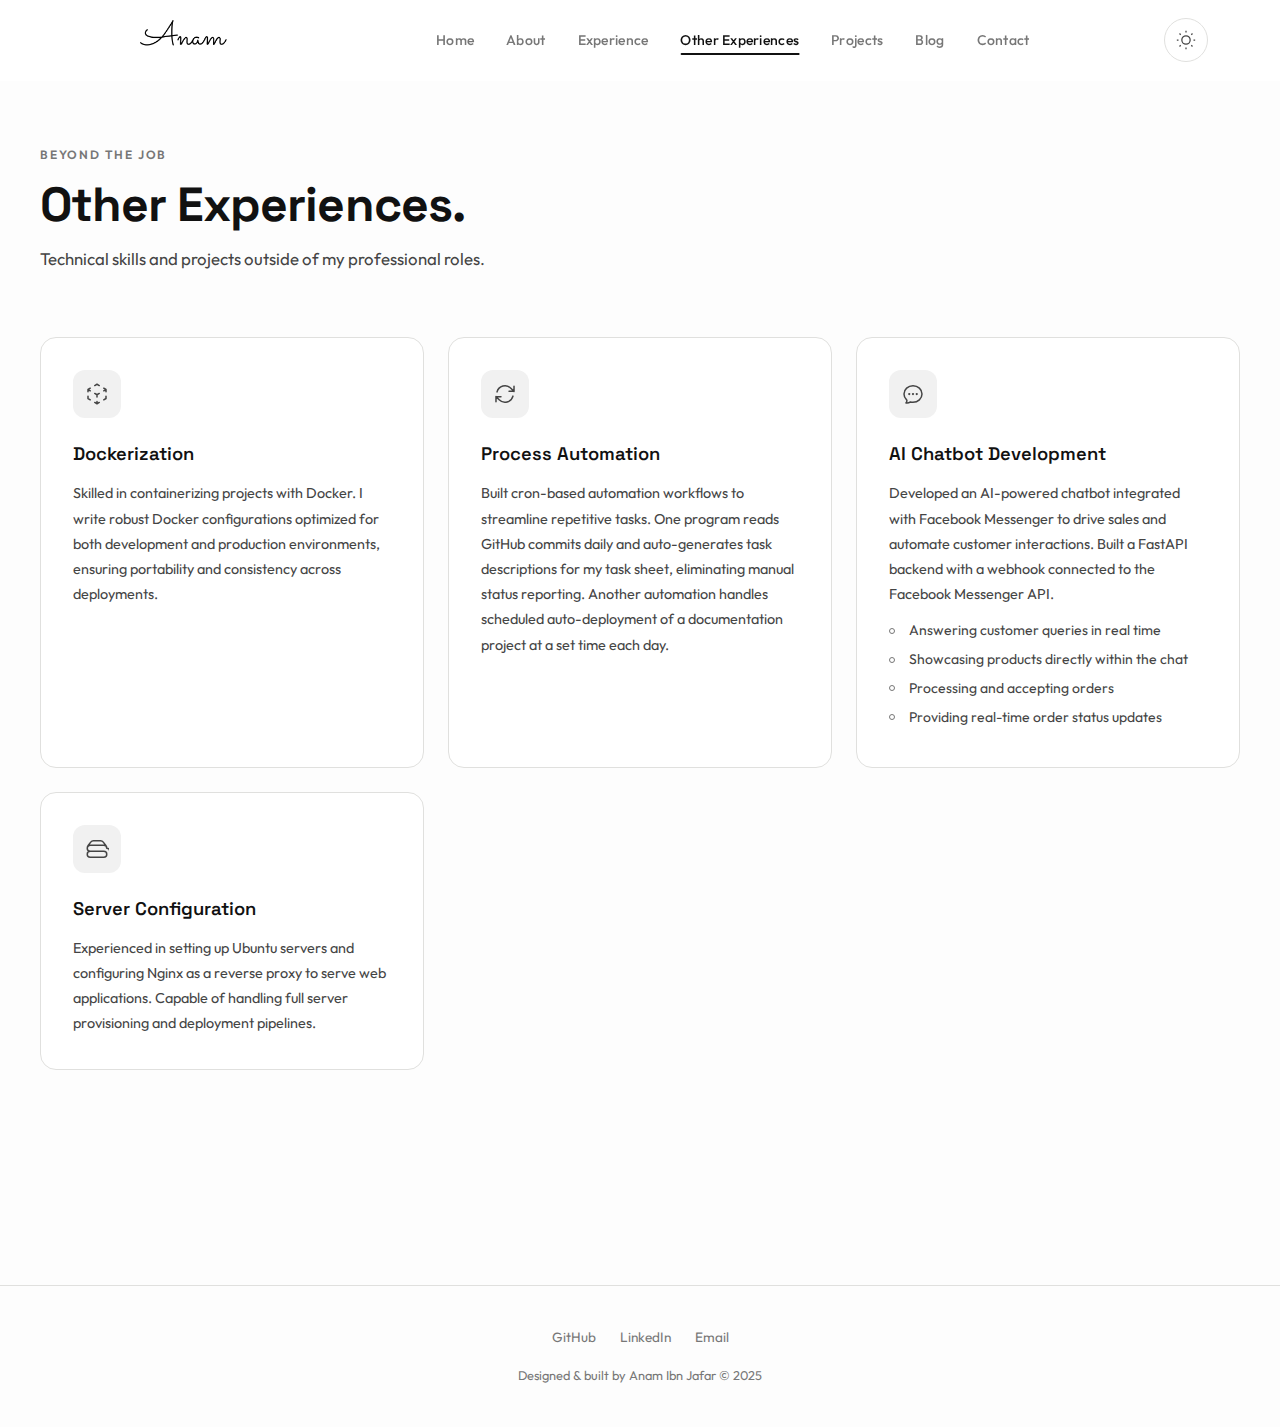
<file: my_resume/other-experiences.html>
<!DOCTYPE html>
<html lang="en" data-theme="light">
  <head>
    <meta charset="UTF-8" />
    <meta name="viewport" content="width=device-width, initial-scale=1.0" />
    <title>Other Experiences — Anam Ibn Jafar</title>
    <meta name="description" content="Additional technical experiences including Docker, automation, AI chatbot development, and server configuration." />
    <link rel="icon" type="image/x-icon" href="assets/img/favicon.ico" />
    <link rel="stylesheet" href="css/style.css" />
  </head>
  <body>

    <!-- ========== NAV ========== -->
    <nav class="nav" id="nav">
      <div class="nav-wrap">
        <a href="index.html#home" class="nav-brand">
          <img src="assets/images/signature.png" alt="Anam Ibn Jafar" class="nav-signature" />
        </a>
        <ul class="nav-menu">
          <li><a href="index.html#home" class="nav-link">Home</a></li>
          <li><a href="index.html#about" class="nav-link">About</a></li>
          <li><a href="index.html#experience" class="nav-link">Experience</a></li>
          <li><a href="other-experiences.html" class="nav-link active">Other Experiences</a></li>
          <li><a href="index.html#projects" class="nav-link">Projects</a></li>
          <li><a href="blogs.html" class="nav-link">Blog</a></li>
          <li><a href="index.html#contact" class="nav-link">Contact</a></li>
        </ul>
        <div class="nav-right">
          <button class="theme-toggle" id="theme-toggle" aria-label="Toggle theme">
            <svg class="icon-sun" width="20" height="20" fill="none" stroke="currentColor" stroke-width="1.5" viewBox="0 0 24 24"><circle cx="12" cy="12" r="5"/><path d="M12 1v2M12 21v2M4.22 4.22l1.42 1.42M18.36 18.36l1.42 1.42M1 12h2M21 12h2M4.22 19.78l1.42-1.42M18.36 5.64l1.42-1.42"/></svg>
            <svg class="icon-moon" width="20" height="20" fill="none" stroke="currentColor" stroke-width="1.5" viewBox="0 0 24 24"><path d="M21 12.79A9 9 0 1 1 11.21 3 7 7 0 0 0 21 12.79z"/></svg>
          </button>
          <button class="nav-hamburger" id="nav-hamburger" aria-label="Toggle menu">
            <svg width="20" height="20" fill="none" stroke="currentColor" stroke-width="1.5" stroke-linecap="round"><line x1="3" y1="5" x2="17" y2="5"/><line x1="3" y1="10" x2="17" y2="10"/><line x1="3" y1="15" x2="17" y2="15"/></svg>
          </button>
        </div>
      </div>
    </nav>
    <div class="mobile-nav" id="mobile-nav">
      <a href="index.html#home" class="nav-link">Home</a>
      <a href="index.html#about" class="nav-link">About</a>
      <a href="index.html#experience" class="nav-link">Experience</a>
      <a href="other-experiences.html" class="nav-link">Other Experiences</a>
      <a href="index.html#projects" class="nav-link">Projects</a>
      <a href="blogs.html" class="nav-link">Blog</a>
      <a href="index.html#contact" class="nav-link">Contact</a>
    </div>

    <!-- ========== OTHER EXPERIENCES ========== -->
    <section class="sec other-exp-hero">
      <div class="sec-wrap">
        <div class="sec-head reveal">
          <span class="sec-label">Beyond the Job</span>
          <h2>Other Experiences.</h2>
          <p>Technical skills and projects outside of my professional roles.</p>
        </div>

        <div class="other-exp-grid">

          <!-- Dockerization -->
          <div class="other-exp-card reveal">
            <div class="other-exp-icon">
              <svg width="24" height="24" fill="none" stroke="currentColor" stroke-width="1.5" viewBox="0 0 24 24"><path stroke-linecap="round" stroke-linejoin="round" d="M21 7.5l-2.25-1.313M21 7.5v2.25m0-2.25l-2.25 1.313M3 7.5l2.25-1.313M3 7.5l2.25 1.313M3 7.5v2.25m9 3l2.25-1.313M12 12.75l-2.25-1.313M12 12.75V15m0 6.75l2.25-1.313M12 21.75V19.5m0 2.25l-2.25-1.313m0-16.875L12 2.25l2.25 1.313M21 14.25v2.25l-2.25 1.313m-13.5 0L3 16.5v-2.25"/></svg>
            </div>
            <h3>Dockerization</h3>
            <p>Skilled in containerizing projects with Docker. I write robust Docker configurations optimized for both development and production environments, ensuring portability and consistency across deployments.</p>
          </div>

          <!-- Process Automation -->
          <div class="other-exp-card reveal reveal-d1">
            <div class="other-exp-icon">
              <svg width="24" height="24" fill="none" stroke="currentColor" stroke-width="1.5" viewBox="0 0 24 24"><path stroke-linecap="round" stroke-linejoin="round" d="M16.023 9.348h4.992v-.001M2.985 19.644v-4.992m0 0h4.992m-4.993 0l3.181 3.183a8.25 8.25 0 0013.803-3.7M4.031 9.865a8.25 8.25 0 0113.803-3.7l3.181 3.182M21.015 4.356v4.992"/></svg>
            </div>
            <h3>Process Automation</h3>
            <p>Built cron-based automation workflows to streamline repetitive tasks. One program reads GitHub commits daily and auto-generates task descriptions for my task sheet, eliminating manual status reporting. Another automation handles scheduled auto-deployment of a documentation project at a set time each day.</p>
          </div>

          <!-- AI Chatbot Development -->
          <div class="other-exp-card reveal reveal-d2">
            <div class="other-exp-icon">
              <svg width="24" height="24" fill="none" stroke="currentColor" stroke-width="1.5" viewBox="0 0 24 24"><path stroke-linecap="round" stroke-linejoin="round" d="M8.625 12a.375.375 0 11-.75 0 .375.375 0 01.75 0zm0 0H8.25m4.125 0a.375.375 0 11-.75 0 .375.375 0 01.75 0zm0 0H12m4.125 0a.375.375 0 11-.75 0 .375.375 0 01.75 0zm0 0h-.375M21 12c0 4.556-4.03 8.25-9 8.25a9.764 9.764 0 01-2.555-.337A5.972 5.972 0 015.41 20.97a5.969 5.969 0 01-.474-.065 4.48 4.48 0 00.978-2.025c.09-.457-.133-.901-.467-1.226C3.93 16.178 3 14.189 3 12c0-4.556 4.03-8.25 9-8.25s9 3.694 9 8.25z"/></svg>
            </div>
            <h3>AI Chatbot Development</h3>
            <p>Developed an AI-powered chatbot integrated with Facebook Messenger to drive sales and automate customer interactions. Built a FastAPI backend with a webhook connected to the Facebook Messenger API.</p>
            <ul class="other-exp-list">
              <li>Answering customer queries in real time</li>
              <li>Showcasing products directly within the chat</li>
              <li>Processing and accepting orders</li>
              <li>Providing real-time order status updates</li>
            </ul>
          </div>

          <!-- Server Configuration -->
          <div class="other-exp-card reveal reveal-d3">
            <div class="other-exp-icon">
              <svg width="24" height="24" fill="none" stroke="currentColor" stroke-width="1.5" viewBox="0 0 24 24"><path stroke-linecap="round" stroke-linejoin="round" d="M5.25 14.25h13.5m-13.5 0a3 3 0 01-3-3m3 3a3 3 0 100 6h13.5a3 3 0 100-6m-16.5-3a3 3 0 013-3h13.5a3 3 0 013 3m-19.5 0a4.5 4.5 0 01.9-2.7L5.737 5.1a3.375 3.375 0 012.7-1.35h7.126c1.062 0 2.062.5 2.7 1.35l2.587 3.45a4.5 4.5 0 01.9 2.7m0 0a3 3 0 013 3m0 3h.008v.008h-.008v-.008zm0-6h.008v.008h-.008v-.008zm-3 6h.008v.008h-.008v-.008zm0-6h.008v.008h-.008v-.008z"/></svg>
            </div>
            <h3>Server Configuration</h3>
            <p>Experienced in setting up Ubuntu servers and configuring Nginx as a reverse proxy to serve web applications. Capable of handling full server provisioning and deployment pipelines.</p>
          </div>

        </div>

        <div class="other-exp-back reveal">
          <a href="index.html#experience" class="btn btn-ghost">
            <svg width="16" height="16" fill="none" stroke="currentColor" stroke-width="2" viewBox="0 0 24 24"><path stroke-linecap="round" stroke-linejoin="round" d="M10.5 19.5L3 12m0 0l7.5-7.5M3 12h18"/></svg>
            Back to Main
          </a>
        </div>
      </div>
    </section>

    <!-- ========== FOOTER ========== -->
    <footer class="footer">
      <div class="footer-links">
        <a href="https://github.com/Anam-jafar" target="_blank">GitHub</a>
        <a href="https://linkedin.com/in/ibn-jafar" target="_blank">LinkedIn</a>
        <a href="mailto:anamibnjafar@gmail.com">Email</a>
      </div>
      <p>Designed & built by Anam Ibn Jafar &copy; 2025</p>
    </footer>

    <script>
      document.addEventListener("DOMContentLoaded", () => {
        // Theme
        const html = document.documentElement;
        const themeBtn = document.getElementById("theme-toggle");
        const stored = localStorage.getItem("theme");
        if (stored) {
          html.setAttribute("data-theme", stored);
        } else if (window.matchMedia("(prefers-color-scheme: dark)").matches) {
          html.setAttribute("data-theme", "dark");
        }
        themeBtn.addEventListener("click", () => {
          const next = html.getAttribute("data-theme") === "dark" ? "light" : "dark";
          html.setAttribute("data-theme", next);
          localStorage.setItem("theme", next);
        });

        // Nav scroll
        const nav = document.getElementById("nav");
        window.addEventListener("scroll", () => {
          nav.classList.toggle("scrolled", window.scrollY > 30);
        });

        // Mobile menu
        const hamburger = document.getElementById("nav-hamburger");
        const mobileNav = document.getElementById("mobile-nav");
        hamburger.addEventListener("click", () => {
          mobileNav.classList.toggle("open");
        });

        // Scroll reveal
        const revealObs = new IntersectionObserver(
          (entries) => {
            entries.forEach((e) => {
              if (e.isIntersecting) {
                e.target.classList.add("in");
                revealObs.unobserve(e.target);
              }
            });
          },
          { threshold: 0.1, rootMargin: "0px 0px -40px 0px" }
        );
        document.querySelectorAll(".reveal").forEach((el) => revealObs.observe(el));
      });
    </script>
  </body>
</html>
</file>
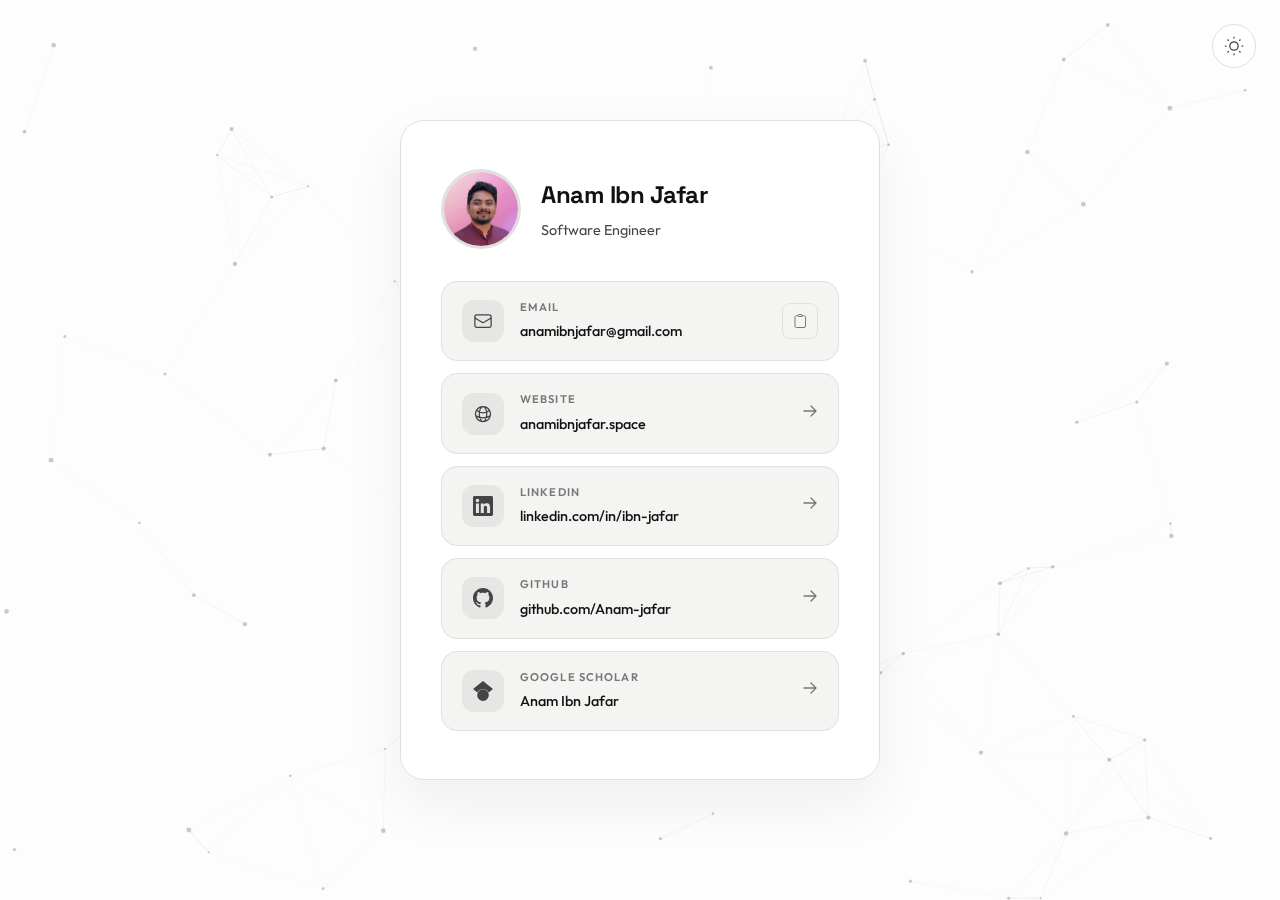
<file: my_resume/socials.html>
<!DOCTYPE html>
<html lang="en" data-theme="light">
  <head>
    <meta charset="UTF-8" />
    <meta name="viewport" content="width=device-width, initial-scale=1.0" />
    <title>Anam Ibn Jafar — Socials</title>
    <meta name="description" content="Connect with Anam Ibn Jafar — find all social links, email, phone, and more." />
    <link rel="icon" type="image/x-icon" href="assets/img/favicon.ico" />
    <link rel="stylesheet" href="css/style.css?v=2" />
    <style>
      .socials-page {
        min-height: 100vh;
        display: flex;
        align-items: center;
        justify-content: center;
        position: relative;
        overflow: hidden;
        padding: 2rem;
      }

      .socials-canvas {
        position: absolute;
        inset: 0;
        width: 100%;
        height: 100%;
        z-index: 0;
        pointer-events: none;
      }

      .socials-card {
        position: relative;
        z-index: 1;
        background: var(--c-surface);
        border: 1px solid var(--c-border);
        border-radius: 24px;
        padding: 3rem 2.5rem;
        max-width: 480px;
        width: 100%;
        text-align: center;
        box-shadow: 0 24px 60px var(--c-shadow);
        transition: background 0.4s var(--ease), border-color 0.4s var(--ease);
      }

      .socials-header {
        display: flex;
        align-items: center;
        gap: 1.25rem;
        margin-bottom: 2rem;
      }

      .socials-avatar {
        width: 80px;
        height: 80px;
        border-radius: 50%;
        object-fit: cover;
        border: 3px solid var(--c-border);
        flex-shrink: 0;
        transition: border-color 0.4s var(--ease);
      }

      .socials-info {
        text-align: left;
      }

      .socials-name {
        font-family: 'Space Grotesk', sans-serif;
        font-size: 1.5rem;
        font-weight: 700;
        letter-spacing: -0.02em;
        margin-bottom: 0.15rem;
      }

      .socials-title {
        font-size: 0.9rem;
        color: var(--c-text-2);
      }

      .socials-list {
        display: flex;
        flex-direction: column;
        gap: 0.75rem;
      }

      .social-link {
        display: flex;
        align-items: center;
        gap: 1rem;
        padding: 1rem 1.25rem;
        background: var(--c-bg-2);
        border: 1px solid var(--c-border);
        border-radius: var(--radius);
        text-decoration: none;
        color: var(--c-text);
        font-size: 0.95rem;
        font-weight: 500;
        transition: all 0.3s var(--ease);
      }

      .social-link:hover {
        border-color: var(--c-accent);
        transform: translateY(-2px);
        box-shadow: 0 8px 24px var(--c-shadow);
      }

      .social-link-icon {
        width: 42px;
        height: 42px;
        border-radius: 12px;
        background: var(--c-accent-soft);
        display: flex;
        align-items: center;
        justify-content: center;
        flex-shrink: 0;
        color: var(--c-text-2);
      }

      .social-link-icon svg {
        width: 20px;
        height: 20px;
      }

      .social-link-text {
        text-align: left;
      }

      .social-link-label {
        display: block;
        font-size: 0.7rem;
        font-weight: 600;
        text-transform: uppercase;
        letter-spacing: 0.1em;
        color: var(--c-text-3);
        margin-bottom: 0.1rem;
      }

      .social-link-value {
        font-size: 0.9rem;
        color: var(--c-text);
      }

      .social-link-arrow {
        margin-left: auto;
        color: var(--c-text-3);
        transition: transform 0.3s var(--ease), color 0.3s var(--ease);
      }

      .social-link:hover .social-link-arrow {
        transform: translateX(3px);
        color: var(--c-text);
      }

      .social-link-arrow svg {
        width: 16px;
        height: 16px;
      }

      .socials-theme-toggle {
        position: fixed;
        top: 1.5rem;
        right: 1.5rem;
        z-index: 10;
      }

      .social-copy-btn {
        margin-left: auto;
        background: none;
        border: 1px solid var(--c-border);
        border-radius: 8px;
        width: 36px;
        height: 36px;
        display: flex;
        align-items: center;
        justify-content: center;
        cursor: pointer;
        color: var(--c-text-3);
        flex-shrink: 0;
        position: relative;
        transition: all 0.3s var(--ease);
      }

      .social-copy-btn:hover {
        border-color: var(--c-accent);
        color: var(--c-text);
      }

      .social-copy-btn svg {
        width: 16px;
        height: 16px;
      }

      .social-copy-btn .copy-check {
        display: none;
      }

      .social-copy-btn.copied .copy-icon {
        display: none;
      }

      .social-copy-btn.copied .copy-check {
        display: block;
        color: #22c55e;
      }

      .social-copy-btn::after {
        content: 'Copied!';
        position: absolute;
        top: -32px;
        left: 50%;
        transform: translateX(-50%) scale(0.8);
        background: var(--c-accent);
        color: var(--c-bg);
        font-size: 0.7rem;
        font-weight: 600;
        padding: 0.25rem 0.6rem;
        border-radius: 6px;
        white-space: nowrap;
        opacity: 0;
        pointer-events: none;
        transition: all 0.25s var(--ease);
      }

      .social-copy-btn.copied::after {
        opacity: 1;
        transform: translateX(-50%) scale(1);
      }

      @media (max-width: 520px) {
        .socials-card {
          padding: 2rem 1.5rem;
          border-radius: 20px;
        }

        .socials-name {
          font-size: 1.4rem;
        }

        .social-link {
          padding: 0.85rem 1rem;
          gap: 0.75rem;
        }

        .social-link-icon {
          width: 38px;
          height: 38px;
        }

        .social-link-value {
          font-size: 0.82rem;
        }
      }
    </style>
  </head>
  <body>

    <div class="socials-theme-toggle">
      <button class="theme-toggle" id="theme-toggle" aria-label="Toggle theme">
        <svg class="icon-sun" width="20" height="20" fill="none" stroke="currentColor" stroke-width="1.5" viewBox="0 0 24 24"><circle cx="12" cy="12" r="5"/><path d="M12 1v2M12 21v2M4.22 4.22l1.42 1.42M18.36 18.36l1.42 1.42M1 12h2M21 12h2M4.22 19.78l1.42-1.42M18.36 5.64l1.42-1.42"/></svg>
        <svg class="icon-moon" width="20" height="20" fill="none" stroke="currentColor" stroke-width="1.5" viewBox="0 0 24 24"><path d="M21 12.79A9 9 0 1 1 11.21 3 7 7 0 0 0 21 12.79z"/></svg>
      </button>
    </div>

    <section class="socials-page">
      <canvas id="hero-dots" class="socials-canvas"></canvas>

      <div class="socials-card">
        <div class="socials-header">
          <img src="assets/images/profile_tiny.jpg" alt="Anam Ibn Jafar" class="socials-avatar" />
          <div class="socials-info">
            <h1 class="socials-name">Anam Ibn Jafar</h1>
            <p class="socials-title">Software Engineer</p>
          </div>
        </div>

        <div class="socials-list">

          <!-- Email -->
          <div class="social-link">
            <div class="social-link-icon">
              <svg fill="none" stroke="currentColor" stroke-width="1.5" viewBox="0 0 24 24"><path stroke-linecap="round" stroke-linejoin="round" d="M21.75 6.75v10.5a2.25 2.25 0 0 1-2.25 2.25h-15a2.25 2.25 0 0 1-2.25-2.25V6.75m19.5 0A2.25 2.25 0 0 0 19.5 4.5h-15a2.25 2.25 0 0 0-2.25 2.25m19.5 0v.243a2.25 2.25 0 0 1-1.07 1.916l-7.5 4.615a2.25 2.25 0 0 1-2.36 0L3.32 8.91a2.25 2.25 0 0 1-1.07-1.916V6.75"/></svg>
            </div>
            <div class="social-link-text">
              <span class="social-link-label">Email</span>
              <span class="social-link-value">anamibnjafar@gmail.com</span>
            </div>
            <button class="social-copy-btn" data-copy="anamibnjafar@gmail.com" aria-label="Copy email address">
              <svg class="copy-icon" fill="none" stroke="currentColor" stroke-width="1.5" viewBox="0 0 24 24"><path stroke-linecap="round" stroke-linejoin="round" d="M15.666 3.888A2.25 2.25 0 0 0 13.5 2.25h-3c-1.03 0-1.9.693-2.166 1.638m7.332 0c.055.194.084.4.084.612v0a.75.75 0 0 1-.75.75H9.75a.75.75 0 0 1-.75-.75v0c0-.212.03-.418.084-.612m7.332 0c.646.049 1.288.11 1.927.184 1.1.128 1.907 1.077 1.907 2.185V19.5a2.25 2.25 0 0 1-2.25 2.25H6.75A2.25 2.25 0 0 1 4.5 19.5V6.257c0-1.108.806-2.057 1.907-2.185a48.208 48.208 0 0 1 1.927-.184"/></svg>
              <svg class="copy-check" fill="none" stroke="currentColor" stroke-width="2" viewBox="0 0 24 24"><path stroke-linecap="round" stroke-linejoin="round" d="M4.5 12.75l6 6 9-13.5"/></svg>
            </button>
          </div>

          <!-- Website -->
          <a href="https://anamibnjafar.space" target="_blank" class="social-link">
            <div class="social-link-icon">
              <svg fill="none" stroke="currentColor" stroke-width="1.5" viewBox="0 0 24 24"><path stroke-linecap="round" stroke-linejoin="round" d="M12 21a9.004 9.004 0 0 0 8.716-6.747M12 21a9.004 9.004 0 0 1-8.716-6.747M12 21c2.485 0 4.5-4.03 4.5-9S14.485 3 12 3m0 18c-2.485 0-4.5-4.03-4.5-9S9.515 3 12 3m0 0a8.997 8.997 0 0 1 7.843 4.582M12 3a8.997 8.997 0 0 0-7.843 4.582m15.686 0A11.953 11.953 0 0 1 12 10.5c-2.998 0-5.74-1.1-7.843-2.918m15.686 0A8.959 8.959 0 0 1 21 12c0 .778-.099 1.533-.284 2.253m0 0A17.919 17.919 0 0 1 12 16.5a17.92 17.92 0 0 1-8.716-2.247m0 0A8.966 8.966 0 0 1 3 12c0-1.264.26-2.466.732-3.558"/></svg>
            </div>
            <div class="social-link-text">
              <span class="social-link-label">Website</span>
              <span class="social-link-value">anamibnjafar.space</span>
            </div>
            <div class="social-link-arrow">
              <svg fill="none" stroke="currentColor" stroke-width="2" viewBox="0 0 24 24"><path stroke-linecap="round" stroke-linejoin="round" d="M13.5 4.5L21 12m0 0l-7.5 7.5M21 12H3"/></svg>
            </div>
          </a>

          <!-- LinkedIn -->
          <a href="https://linkedin.com/in/ibn-jafar" target="_blank" class="social-link">
            <div class="social-link-icon">
              <svg fill="currentColor" viewBox="0 0 24 24"><path d="M20.447 20.452h-3.554v-5.569c0-1.328-.027-3.037-1.852-3.037-1.853 0-2.136 1.445-2.136 2.939v5.667H9.351V9h3.414v1.561h.046c.477-.9 1.637-1.85 3.37-1.85 3.601 0 4.267 2.37 4.267 5.455v6.286zM5.337 7.433c-1.144 0-2.063-.926-2.063-2.065 0-1.138.92-2.063 2.063-2.063 1.14 0 2.064.925 2.064 2.063 0 1.139-.925 2.065-2.064 2.065zm1.782 13.019H3.555V9h3.564v11.452zM22.225 0H1.771C.792 0 0 .774 0 1.729v20.542C0 23.227.792 24 1.771 24h20.451C23.2 24 24 23.227 24 22.271V1.729C24 .774 23.2 0 22.222 0h.003z"/></svg>
            </div>
            <div class="social-link-text">
              <span class="social-link-label">LinkedIn</span>
              <span class="social-link-value">linkedin.com/in/ibn-jafar</span>
            </div>
            <div class="social-link-arrow">
              <svg fill="none" stroke="currentColor" stroke-width="2" viewBox="0 0 24 24"><path stroke-linecap="round" stroke-linejoin="round" d="M13.5 4.5L21 12m0 0l-7.5 7.5M21 12H3"/></svg>
            </div>
          </a>

          <!-- GitHub -->
          <a href="https://github.com/Anam-jafar" target="_blank" class="social-link">
            <div class="social-link-icon">
              <svg fill="currentColor" viewBox="0 0 24 24"><path d="M12 0c-6.626 0-12 5.373-12 12 0 5.302 3.438 9.8 8.207 11.387.599.111.793-.261.793-.577v-2.234c-3.338.726-4.033-1.416-4.033-1.416-.546-1.387-1.333-1.756-1.333-1.756-1.089-.745.083-.729.083-.729 1.205.084 1.839 1.237 1.839 1.237 1.07 1.834 2.807 1.304 3.492.997.107-.775.418-1.305.762-1.604-2.665-.305-5.467-1.334-5.467-5.931 0-1.311.469-2.381 1.236-3.221-.124-.303-.535-1.524.117-3.176 0 0 1.008-.322 3.301 1.23.957-.266 1.983-.399 3.003-.404 1.02.005 2.047.138 3.006.404 2.291-1.552 3.297-1.23 3.297-1.23.653 1.653.242 2.874.118 3.176.77.84 1.235 1.911 1.235 3.221 0 4.609-2.807 5.624-5.479 5.921.43.372.823 1.102.823 2.222v3.293c0 .319.192.694.801.576 4.765-1.589 8.199-6.086 8.199-11.386 0-6.627-5.373-12-12-12z"/></svg>
            </div>
            <div class="social-link-text">
              <span class="social-link-label">GitHub</span>
              <span class="social-link-value">github.com/Anam-jafar</span>
            </div>
            <div class="social-link-arrow">
              <svg fill="none" stroke="currentColor" stroke-width="2" viewBox="0 0 24 24"><path stroke-linecap="round" stroke-linejoin="round" d="M13.5 4.5L21 12m0 0l-7.5 7.5M21 12H3"/></svg>
            </div>
          </a>

          <!-- Google Scholar -->
          <a href="https://scholar.google.com/citations?user=hLohwSMAAAAJ&hl=en&oi=ao" target="_blank" class="social-link">
            <div class="social-link-icon">
              <svg fill="currentColor" viewBox="0 0 24 24"><path d="M5.242 13.769L0 9.5 12 0l12 9.5-5.242 4.269C17.548 11.249 14.978 9.5 12 9.5c-2.977 0-5.548 1.748-6.758 4.269zM12 10a7 7 0 1 0 0 14 7 7 0 0 0 0-14z"/></svg>
            </div>
            <div class="social-link-text">
              <span class="social-link-label">Google Scholar</span>
              <span class="social-link-value">Anam Ibn Jafar</span>
            </div>
            <div class="social-link-arrow">
              <svg fill="none" stroke="currentColor" stroke-width="2" viewBox="0 0 24 24"><path stroke-linecap="round" stroke-linejoin="round" d="M13.5 4.5L21 12m0 0l-7.5 7.5M21 12H3"/></svg>
            </div>
          </a>

        </div>
      </div>
    </section>

    <script>
      // Theme
      const html = document.documentElement;
      const themeBtn = document.getElementById("theme-toggle");
      const stored = localStorage.getItem("theme");
      if (stored) {
        html.setAttribute("data-theme", stored);
      } else if (window.matchMedia("(prefers-color-scheme: dark)").matches) {
        html.setAttribute("data-theme", "dark");
      }
      themeBtn.addEventListener("click", () => {
        const next = html.getAttribute("data-theme") === "dark" ? "light" : "dark";
        html.setAttribute("data-theme", next);
        localStorage.setItem("theme", next);
      });

      // Particle animation (same as landing page)
      const dotCanvas = document.getElementById("hero-dots");
      const ctx = dotCanvas.getContext("2d");
      const page = dotCanvas.parentElement;
      let particles = [];
      let mouse = { x: -1000, y: -1000 };
      const COUNT = 80;
      const CONNECT_DIST = 150;
      const MOUSE_RADIUS = 180;

      function resize() {
        dotCanvas.width = page.offsetWidth;
        dotCanvas.height = page.offsetHeight;
      }

      function init() {
        particles = [];
        for (let i = 0; i < COUNT; i++) {
          particles.push({
            x: Math.random() * dotCanvas.width,
            y: Math.random() * dotCanvas.height,
            vx: (Math.random() - 0.5) * 0.6,
            vy: (Math.random() - 0.5) * 0.6,
            r: Math.random() * 1.5 + 1,
          });
        }
      }

      function isDark() {
        return document.documentElement.getAttribute("data-theme") === "dark";
      }

      function draw() {
        ctx.clearRect(0, 0, dotCanvas.width, dotCanvas.height);
        const baseColor = isDark() ? "255,255,255" : "0,0,0";
        for (let i = 0; i < particles.length; i++) {
          const p = particles[i];
          const dx = mouse.x - p.x;
          const dy = mouse.y - p.y;
          const dist = Math.sqrt(dx * dx + dy * dy);
          if (dist < MOUSE_RADIUS && dist > 0) {
            const force = (MOUSE_RADIUS - dist) / MOUSE_RADIUS * 0.02;
            p.vx += dx * force;
            p.vy += dy * force;
          }
          p.vx *= 0.99;
          p.vy *= 0.99;
          p.x += p.vx;
          p.y += p.vy;
          if (p.x < 0) p.x = dotCanvas.width;
          if (p.x > dotCanvas.width) p.x = 0;
          if (p.y < 0) p.y = dotCanvas.height;
          if (p.y > dotCanvas.height) p.y = 0;
          const dotAlpha = dist < MOUSE_RADIUS ? 0.5 : 0.2;
          ctx.beginPath();
          ctx.arc(p.x, p.y, p.r, 0, Math.PI * 2);
          ctx.fillStyle = `rgba(${baseColor},${dotAlpha})`;
          ctx.fill();
          for (let j = i + 1; j < particles.length; j++) {
            const p2 = particles[j];
            const ldx = p.x - p2.x;
            const ldy = p.y - p2.y;
            const lineDist = Math.sqrt(ldx * ldx + ldy * ldy);
            if (lineDist < CONNECT_DIST) {
              const lineAlpha = (1 - lineDist / CONNECT_DIST) * 0.15;
              ctx.beginPath();
              ctx.moveTo(p.x, p.y);
              ctx.lineTo(p2.x, p2.y);
              ctx.strokeStyle = `rgba(${baseColor},${lineAlpha})`;
              ctx.lineWidth = 0.5;
              ctx.stroke();
            }
          }
        }
        requestAnimationFrame(draw);
      }

      // Copy buttons
      document.querySelectorAll(".social-copy-btn").forEach((btn) => {
        btn.addEventListener("click", () => {
          navigator.clipboard.writeText(btn.dataset.copy);
          btn.classList.add("copied");
          setTimeout(() => btn.classList.remove("copied"), 1500);
        });
      });

      page.addEventListener("mousemove", (e) => {
        const rect = page.getBoundingClientRect();
        mouse.x = e.clientX - rect.left;
        mouse.y = e.clientY - rect.top;
      });
      page.addEventListener("mouseleave", () => { mouse.x = -1000; mouse.y = -1000; });
      window.addEventListener("resize", () => { resize(); init(); });
      resize();
      init();
      draw();
    </script>
  </body>
</html>
</file>
<file: my_resume/css/style.css>
@import url('https://fonts.googleapis.com/css2?family=Outfit:wght@300;400;500;600;700;800&family=Space+Grotesk:wght@400;500;600;700&display=swap');

/* ========================================
   RESET & BASE
   ======================================== */
*, *::before, *::after {
  margin: 0;
  padding: 0;
  box-sizing: border-box;
}

:root {
  /* Light mode */
  --c-bg: #fdfdfd;
  --c-bg-2: #f4f4f2;
  --c-bg-3: #eaeae8;
  --c-surface: #ffffff;
  --c-text: #111111;
  --c-text-2: #444444;
  --c-text-3: #777777;
  --c-border: #e0e0de;
  --c-accent: #111111;
  --c-accent-soft: rgba(17, 17, 17, 0.06);
  --c-glow: rgba(0, 0, 0, 0.04);
  --c-shadow: rgba(0, 0, 0, 0.06);
  --c-overlay: rgba(255, 255, 255, 0.85);
  --c-modal-bg: rgba(0, 0, 0, 0.5);
  --c-invert: 0;
  --radius: 16px;
  --radius-sm: 8px;
  --ease: cubic-bezier(0.4, 0, 0.2, 1);
}

[data-theme="dark"] {
  --c-bg: #0e0e0e;
  --c-bg-2: #161616;
  --c-bg-3: #1e1e1e;
  --c-surface: #1a1a1a;
  --c-text: #f0f0f0;
  --c-text-2: #a8a8a8;
  --c-text-3: #666666;
  --c-border: #2a2a2a;
  --c-accent: #f0f0f0;
  --c-accent-soft: rgba(240, 240, 240, 0.06);
  --c-glow: rgba(255, 255, 255, 0.02);
  --c-shadow: rgba(0, 0, 0, 0.3);
  --c-overlay: rgba(14, 14, 14, 0.9);
  --c-modal-bg: rgba(0, 0, 0, 0.7);
  --c-invert: 1;
}

html {
  scroll-behavior: smooth;
  scroll-padding-top: 90px;
}

body {
  font-family: 'Outfit', -apple-system, BlinkMacSystemFont, sans-serif;
  background: var(--c-bg);
  color: var(--c-text);
  line-height: 1.7;
  -webkit-font-smoothing: antialiased;
  transition: background 0.4s var(--ease), color 0.4s var(--ease);
}

section {
  scroll-margin-top: 90px;
}

::selection {
  background: var(--c-accent);
  color: var(--c-bg);
}

a { color: inherit; }

::-webkit-scrollbar { width: 6px; }
::-webkit-scrollbar-track { background: var(--c-bg); }
::-webkit-scrollbar-thumb { background: var(--c-border); border-radius: 3px; }

/* ========================================
   NAVIGATION
   ======================================== */
.nav {
  position: fixed;
  top: 0;
  left: 0;
  right: 0;
  z-index: 100;
  background: var(--c-overlay);
  backdrop-filter: blur(24px);
  -webkit-backdrop-filter: blur(24px);
  border-bottom: 1px solid transparent;
  transition: all 0.3s var(--ease);
}

.nav.scrolled {
  border-bottom-color: var(--c-border);
}

.nav-wrap {
  max-width: 1200px;
  margin: 0 auto;
  padding: 0 2rem;
  display: flex;
  align-items: center;
  justify-content: space-between;
  height: 80px;
}

.nav-brand {
  display: flex;
  align-items: center;
  text-decoration: none;
}

.nav-signature {
  height: 56px;
  width: auto;
  object-fit: contain;
  filter: invert(var(--c-invert));
  transition: filter 0.4s var(--ease);
}

.nav-menu {
  display: flex;
  align-items: center;
  gap: 2rem;
  list-style: none;
}

.nav-menu a {
  font-size: 0.875rem;
  font-weight: 500;
  color: var(--c-text-3);
  text-decoration: none;
  letter-spacing: 0.02em;
  position: relative;
  padding: 0.25rem 0;
  transition: color 0.3s var(--ease);
}

.nav-menu a::after {
  content: '';
  position: absolute;
  bottom: -2px;
  left: 50%;
  width: 0;
  height: 2px;
  background: var(--c-accent);
  border-radius: 1px;
  transition: all 0.3s var(--ease);
  transform: translateX(-50%);
}

.nav-menu a:hover,
.nav-menu a.active {
  color: var(--c-text);
}

.nav-menu a.active::after {
  width: 100%;
}

.nav-right {
  display: flex;
  align-items: center;
  gap: 1rem;
}

/* Theme toggle */
.theme-toggle {
  width: 44px;
  height: 44px;
  border-radius: 50%;
  border: 1px solid var(--c-border);
  background: var(--c-surface);
  cursor: pointer;
  display: flex;
  align-items: center;
  justify-content: center;
  transition: all 0.3s var(--ease);
  color: var(--c-text-2);
}

.theme-toggle:hover {
  border-color: var(--c-text-3);
  transform: scale(1.05);
}

.theme-toggle .icon-sun,
.theme-toggle .icon-moon { transition: opacity 0.3s, transform 0.3s; }

.theme-toggle .icon-moon { display: none; }
[data-theme="dark"] .theme-toggle .icon-sun { display: none; }
[data-theme="dark"] .theme-toggle .icon-moon { display: block; }

/* Hamburger */
.nav-hamburger {
  display: none;
  width: 44px;
  height: 44px;
  border: 1px solid var(--c-border);
  border-radius: 50%;
  background: var(--c-surface);
  cursor: pointer;
  align-items: center;
  justify-content: center;
  color: var(--c-text);
}

.mobile-nav {
  display: none;
  position: fixed;
  top: 80px;
  left: 0;
  right: 0;
  background: var(--c-overlay);
  backdrop-filter: blur(24px);
  -webkit-backdrop-filter: blur(24px);
  border-bottom: 1px solid var(--c-border);
  padding: 1.5rem 2rem;
  z-index: 99;
}

.mobile-nav.open { display: block; }

.mobile-nav a {
  display: block;
  padding: 0.75rem 0;
  font-size: 1rem;
  font-weight: 500;
  color: var(--c-text-2);
  text-decoration: none;
  border-bottom: 1px solid var(--c-border);
  transition: color 0.3s var(--ease);
}

.mobile-nav a:last-child { border-bottom: none; }
.mobile-nav a:hover { color: var(--c-text); }

@media (max-width: 768px) {
  .nav-menu { display: none; }
  .nav-hamburger { display: flex; }
}

/* ========================================
   HERO
   ======================================== */
.hero {
  min-height: 100vh;
  display: flex;
  align-items: center;
  padding: 120px 2rem 60px;
  position: relative;
  overflow: hidden;
}

.hero-dots {
  position: absolute;
  inset: 0;
  width: 100%;
  height: 100%;
  z-index: 0;
  pointer-events: none;
}

.hero-wrap {
  max-width: 1200px;
  margin: 0 auto;
  width: 100%;
  display: grid;
  grid-template-columns: 1fr 1fr;
  gap: 4rem;
  align-items: center;
  position: relative;
  z-index: 1;
}

.hero-text {
  max-width: 560px;
}

.hero-greeting {
  display: inline-block;
  font-size: 0.875rem;
  font-weight: 600;
  color: var(--c-text-3);
  text-transform: uppercase;
  letter-spacing: 0.15em;
  margin-bottom: 1.5rem;
  position: relative;
  padding-left: 2.5rem;
}

.hero-greeting::before {
  content: '';
  position: absolute;
  left: 0;
  top: 50%;
  width: 2rem;
  height: 1px;
  background: var(--c-text-3);
}

.hero h1 {
  font-family: 'Space Grotesk', sans-serif;
  font-size: clamp(2.5rem, 5.5vw, 4.5rem);
  font-weight: 700;
  line-height: 1.1;
  letter-spacing: -0.03em;
  margin-bottom: 1.5rem;
}

.hero h1 span {
  color: var(--c-text-3);
}

.hero-desc {
  font-size: 1.1rem;
  color: var(--c-text-2);
  line-height: 1.8;
  margin-bottom: 2.5rem;
  max-width: 440px;
}

.hero-cta {
  display: flex;
  gap: 1rem;
  flex-wrap: wrap;
  margin-bottom: 3rem;
}

.hero-social {
  display: flex;
  gap: 1rem;
}

.hero-social a {
  width: 44px;
  height: 44px;
  border-radius: 50%;
  border: 1px solid var(--c-border);
  display: flex;
  align-items: center;
  justify-content: center;
  color: var(--c-text-3);
  text-decoration: none;
  transition: all 0.3s var(--ease);
}

.hero-social a:hover {
  border-color: var(--c-text);
  color: var(--c-text);
  transform: translateY(-2px);
}

.hero-social a svg { width: 18px; height: 18px; }

.hero-visual {
  display: flex;
  justify-content: center;
  align-items: center;
}

.hero-img-wrap {
  position: relative;
  width: 380px;
  height: 460px;
}

.hero-img {
  width: 100%;
  height: 100%;
  object-fit: cover;
  border-radius: 24px;
  position: relative;
  z-index: 1;
}

.hero-img-wrap::before {
  content: '';
  position: absolute;
  inset: -8px;
  border-radius: 28px;
  border: 1px solid var(--c-border);
  z-index: 0;
}

.hero-img-wrap::after {
  content: '';
  position: absolute;
  bottom: -20px;
  right: -20px;
  width: 140px;
  height: 140px;
  border-radius: 50%;
  background: var(--c-bg-2);
  z-index: 0;
}

@media (max-width: 900px) {
  .hero-wrap { grid-template-columns: 1fr; text-align: center; }
  .hero-text { max-width: 100%; margin: 0 auto; }
  .hero-greeting { padding-left: 0; }
  .hero-greeting::before { display: none; }
  .hero-desc { margin-left: auto; margin-right: auto; }
  .hero-cta { justify-content: center; }
  .hero-social { justify-content: center; }
  .hero-visual { order: -1; }
  .hero-img-wrap { width: 260px; height: 320px; }
}

/* ========================================
   BUTTONS
   ======================================== */
.btn {
  display: inline-flex;
  align-items: center;
  gap: 0.5rem;
  padding: 0.9rem 2rem;
  font-family: 'Outfit', sans-serif;
  font-size: 0.9rem;
  font-weight: 500;
  border-radius: 50px;
  text-decoration: none;
  cursor: pointer;
  transition: all 0.3s var(--ease);
  border: 1.5px solid transparent;
}

.btn-fill {
  background: var(--c-accent);
  color: var(--c-bg);
  border-color: var(--c-accent);
}

.btn-fill:hover {
  background: transparent;
  color: var(--c-accent);
}

.btn-ghost {
  background: transparent;
  color: var(--c-text);
  border-color: var(--c-border);
}

.btn-ghost:hover {
  border-color: var(--c-accent);
}

/* ========================================
   SECTION BASE
   ======================================== */
.sec {
  padding: 7rem 2rem;
}

.sec-alt {
  background: var(--c-bg-2);
  transition: background 0.4s var(--ease);
}

.sec-wrap {
  max-width: 1200px;
  margin: 0 auto;
}

.sec-head {
  margin-bottom: 4rem;
}

.sec-label {
  display: inline-block;
  font-size: 0.75rem;
  font-weight: 600;
  text-transform: uppercase;
  letter-spacing: 0.15em;
  color: var(--c-text-3);
  margin-bottom: 0.75rem;
}

.sec-head h2 {
  font-family: 'Space Grotesk', sans-serif;
  font-size: clamp(2rem, 4vw, 3rem);
  font-weight: 700;
  letter-spacing: -0.02em;
  line-height: 1.15;
}

.sec-head p {
  color: var(--c-text-2);
  font-size: 1.05rem;
  margin-top: 0.75rem;
  max-width: 520px;
}

/* ========================================
   ABOUT
   ======================================== */
.about-layout {
  display: grid;
  grid-template-columns: 1fr 1fr;
  gap: 5rem;
  align-items: start;
}

.about-bio p {
  color: var(--c-text-2);
  font-size: 1rem;
  margin-bottom: 1.5rem;
  line-height: 1.8;
}

.about-edu {
  display: flex;
  align-items: center;
  gap: 1rem;
  background: var(--c-surface);
  border: 1px solid var(--c-border);
  border-radius: var(--radius);
  padding: 1.25rem 1.5rem;
  margin-top: 0.5rem;
  transition: background 0.4s var(--ease), border-color 0.4s var(--ease);
}

.about-edu-icon {
  width: 44px;
  height: 44px;
  border-radius: 12px;
  background: var(--c-bg-2);
  display: flex;
  align-items: center;
  justify-content: center;
  flex-shrink: 0;
  color: var(--c-text-2);
}

.about-edu h4 {
  font-family: 'Space Grotesk', sans-serif;
  font-size: 0.95rem;
  font-weight: 600;
  margin-bottom: 0.15rem;
}

.about-edu span {
  font-size: 0.85rem;
  color: var(--c-text-3);
}

/* Skills */
.skills-wrap h3 {
  font-family: 'Space Grotesk', sans-serif;
  font-size: 1.5rem;
  font-weight: 600;
  margin-bottom: 1.5rem;
}

.skills-grid {
  display: grid;
  grid-template-columns: 1fr 1fr;
  gap: 1rem;
}

.skill-box {
  background: var(--c-surface);
  border: 1px solid var(--c-border);
  border-radius: var(--radius);
  padding: 1.5rem;
  transition: all 0.3s var(--ease);
}

.skill-box:hover {
  transform: translateY(-3px);
  box-shadow: 0 12px 40px var(--c-shadow);
}

.skill-box h4 {
  font-family: 'Space Grotesk', sans-serif;
  font-size: 0.75rem;
  font-weight: 700;
  text-transform: uppercase;
  letter-spacing: 0.1em;
  color: var(--c-text-3);
  margin-bottom: 0.75rem;
  padding-bottom: 0.75rem;
  border-bottom: 1px solid var(--c-border);
}

.skill-box ul {
  list-style: none;
}

.skill-box li {
  font-size: 0.9rem;
  color: var(--c-text-2);
  padding: 0.2rem 0;
}

@media (max-width: 768px) {
  .about-layout { grid-template-columns: 1fr; gap: 3rem; }
}

/* ========================================
   EXPERIENCE
   ======================================== */
.exp-list {
  max-width: 800px;
}

.exp-item {
  display: grid;
  grid-template-columns: 180px 1fr;
  gap: 2rem;
  padding: 2rem 0;
  border-bottom: 1px solid var(--c-border);
}

.exp-item:first-child {
  padding-top: 0;
}

.exp-item:last-child {
  border-bottom: none;
}

.exp-when {
  font-size: 0.8rem;
  font-weight: 500;
  color: var(--c-text-3);
  letter-spacing: 0.02em;
  padding-top: 0.2rem;
}

.exp-role h3 {
  font-family: 'Space Grotesk', sans-serif;
  font-size: 1.15rem;
  font-weight: 600;
  margin-bottom: 0.25rem;
}

.exp-company {
  font-size: 0.9rem;
  color: var(--c-text-2);
  margin-bottom: 1rem;
}

.exp-summary {
  font-size: 0.9rem;
  color: var(--c-text-2);
  line-height: 1.7;
  margin-bottom: 1rem;
  font-style: italic;
}

.exp-details {
  list-style: none;
}

.exp-details li {
  position: relative;
  padding-left: 1.25rem;
  color: var(--c-text-2);
  font-size: 0.9rem;
  margin-bottom: 0.5rem;
  line-height: 1.65;
}

.exp-details li::before {
  content: '';
  position: absolute;
  left: 0;
  top: 0.7em;
  width: 6px;
  height: 1px;
  background: var(--c-text-3);
}

.exp-other-link {
  margin-top: 2.5rem;
}

@media (max-width: 600px) {
  .exp-item { grid-template-columns: 1fr; gap: 0.5rem; }
}

/* ========================================
   PROJECTS
   ======================================== */
.proj-grid {
  display: grid;
  grid-template-columns: repeat(auto-fit, minmax(340px, 1fr));
  gap: 1.5rem;
}

.proj-card {
  background: var(--c-surface);
  border: 1px solid var(--c-border);
  border-radius: var(--radius);
  overflow: hidden;
  cursor: pointer;
  transition: all 0.35s var(--ease);
}

.proj-card:hover {
  transform: translateY(-6px);
  box-shadow: 0 24px 60px var(--c-shadow);
}

.proj-thumb {
  height: 210px;
  overflow: hidden;
  background: var(--c-bg-2);
  position: relative;
}

.proj-thumb img {
  width: 100%;
  height: 100%;
  object-fit: cover;
  transition: transform 0.5s var(--ease);
}

.proj-card:hover .proj-thumb img {
  transform: scale(1.05);
}

.proj-thumb-overlay {
  position: absolute;
  inset: 0;
  background: linear-gradient(180deg, transparent 50%, rgba(0,0,0,0.3));
  opacity: 0;
  transition: opacity 0.35s var(--ease);
  display: flex;
  align-items: flex-end;
  justify-content: flex-end;
  padding: 1rem;
}

.proj-card:hover .proj-thumb-overlay {
  opacity: 1;
}

.proj-body {
  padding: 1.5rem;
}

.proj-top {
  display: flex;
  justify-content: space-between;
  align-items: center;
  margin-bottom: 0.75rem;
}

.proj-body h3 {
  font-family: 'Space Grotesk', sans-serif;
  font-size: 1.1rem;
  font-weight: 600;
}

.proj-type {
  font-size: 0.65rem;
  font-weight: 700;
  text-transform: uppercase;
  letter-spacing: 0.08em;
  color: var(--c-text-3);
  background: var(--c-bg-2);
  padding: 0.3rem 0.7rem;
  border-radius: 50px;
  white-space: nowrap;
}

.proj-desc {
  color: var(--c-text-2);
  font-size: 0.9rem;
  line-height: 1.6;
  margin-bottom: 1rem;
  display: -webkit-box;
  -webkit-line-clamp: 2;
  -webkit-box-orient: vertical;
  overflow: hidden;
}

.proj-tags {
  display: flex;
  flex-wrap: wrap;
  gap: 0.4rem;
  margin-bottom: 1.25rem;
}

.proj-tag {
  font-size: 0.75rem;
  font-weight: 500;
  color: var(--c-text-3);
  background: var(--c-accent-soft);
  padding: 0.25rem 0.6rem;
  border-radius: 4px;
}

.proj-foot {
  display: flex;
  justify-content: space-between;
  align-items: center;
}

.proj-links {
  display: flex;
  gap: 0.75rem;
}

.proj-links a {
  color: var(--c-text-3);
  transition: color 0.3s var(--ease);
}

.proj-links a:hover { color: var(--c-text); }
.proj-links a svg { width: 18px; height: 18px; }

.proj-more {
  font-family: 'Outfit', sans-serif;
  font-size: 0.85rem;
  font-weight: 500;
  color: var(--c-text-3);
  background: none;
  border: none;
  cursor: pointer;
  display: flex;
  align-items: center;
  gap: 0.35rem;
  transition: color 0.3s var(--ease);
}

.proj-more:hover { color: var(--c-text); }

.proj-more svg {
  width: 14px;
  height: 14px;
  transition: transform 0.3s var(--ease);
}

.proj-more:hover svg {
  transform: translateX(3px);
}

/* ========================================
   CONTACT
   ======================================== */
.contact-layout {
  display: grid;
  grid-template-columns: 1fr 1.1fr;
  gap: 4rem;
  max-width: 960px;
}

.contact-text h3 {
  font-family: 'Space Grotesk', sans-serif;
  font-size: 1.75rem;
  font-weight: 600;
  margin-bottom: 1rem;
}

.contact-text > p {
  color: var(--c-text-2);
  font-size: 1rem;
  line-height: 1.8;
  margin-bottom: 2.5rem;
}

.contact-items {
  display: flex;
  flex-direction: column;
  gap: 1.25rem;
}

.contact-item {
  display: flex;
  align-items: center;
  gap: 1rem;
  color: var(--c-text-2);
  text-decoration: none;
  font-size: 0.9rem;
  transition: color 0.3s var(--ease);
}

.contact-item:hover { color: var(--c-text); }

.contact-icon {
  width: 40px;
  height: 40px;
  border-radius: 10px;
  background: var(--c-accent-soft);
  display: flex;
  align-items: center;
  justify-content: center;
  flex-shrink: 0;
  color: var(--c-text-2);
}

.contact-icon svg { width: 18px; height: 18px; }

.contact-form {
  display: flex;
  flex-direction: column;
  gap: 1.25rem;
}

.form-field {
  display: flex;
  flex-direction: column;
  gap: 0.4rem;
}

.form-field label {
  font-size: 0.8rem;
  font-weight: 600;
  color: var(--c-text-3);
  letter-spacing: 0.04em;
}

.form-field input,
.form-field textarea {
  width: 100%;
  padding: 0.85rem 1rem;
  background: var(--c-surface);
  border: 1px solid var(--c-border);
  border-radius: var(--radius-sm);
  font-family: 'Outfit', sans-serif;
  font-size: 0.9rem;
  color: var(--c-text);
  outline: none;
  transition: border-color 0.3s var(--ease), background 0.4s var(--ease);
}

.form-field input:focus,
.form-field textarea:focus {
  border-color: var(--c-accent);
}

.form-field textarea {
  resize: none;
  min-height: 130px;
}

.form-btn {
  align-self: flex-start;
  padding: 0.9rem 2.5rem;
  font-family: 'Outfit', sans-serif;
  font-size: 0.9rem;
  font-weight: 500;
  background: var(--c-accent);
  color: var(--c-bg);
  border: 1.5px solid var(--c-accent);
  border-radius: 50px;
  cursor: pointer;
  transition: all 0.3s var(--ease);
}

.form-btn:hover {
  background: transparent;
  color: var(--c-accent);
}

.form-btn:disabled {
  opacity: 0.5;
  cursor: not-allowed;
}

@media (max-width: 768px) {
  .contact-layout { grid-template-columns: 1fr; gap: 3rem; }
}

/* ========================================
   FOOTER
   ======================================== */
.footer {
  padding: 2.5rem 2rem;
  border-top: 1px solid var(--c-border);
  text-align: center;
  transition: border-color 0.4s var(--ease);
}

.footer p {
  font-size: 0.8rem;
  color: var(--c-text-3);
}

.footer-links {
  display: flex;
  justify-content: center;
  gap: 1.5rem;
  margin-bottom: 1rem;
}

.footer-links a {
  color: var(--c-text-3);
  text-decoration: none;
  font-size: 0.85rem;
  transition: color 0.3s var(--ease);
}

.footer-links a:hover { color: var(--c-text); }

/* ========================================
   MODAL
   ======================================== */
.modal {
  position: fixed;
  inset: 0;
  z-index: 200;
  background: var(--c-modal-bg);
  backdrop-filter: blur(10px);
  -webkit-backdrop-filter: blur(10px);
  display: flex;
  align-items: center;
  justify-content: center;
  padding: 2rem;
  opacity: 0;
  visibility: hidden;
  transition: all 0.35s var(--ease);
}

.modal.open {
  opacity: 1;
  visibility: visible;
}

.modal-box {
  background: var(--c-surface);
  border: 1px solid var(--c-border);
  border-radius: 20px;
  max-width: 900px;
  width: 100%;
  max-height: 90vh;
  overflow-y: auto;
  transform: translateY(20px) scale(0.97);
  transition: all 0.35s var(--ease);
}

.modal.open .modal-box {
  transform: translateY(0) scale(1);
}

.modal-top {
  display: flex;
  justify-content: space-between;
  align-items: center;
  padding: 1.5rem 2rem;
  border-bottom: 1px solid var(--c-border);
  position: sticky;
  top: 0;
  background: var(--c-surface);
  border-radius: 20px 20px 0 0;
  z-index: 1;
  transition: background 0.4s var(--ease);
}

.modal-top h2 {
  font-family: 'Space Grotesk', sans-serif;
  font-size: 1.3rem;
  font-weight: 600;
}

.modal-x {
  width: 36px;
  height: 36px;
  border-radius: 50%;
  border: 1px solid var(--c-border);
  background: none;
  cursor: pointer;
  display: flex;
  align-items: center;
  justify-content: center;
  color: var(--c-text-3);
  transition: all 0.3s var(--ease);
}

.modal-x:hover {
  border-color: var(--c-text);
  color: var(--c-text);
}

.modal-inner {
  padding: 2rem;
}

.modal-vid {
  aspect-ratio: 16 / 9;
  background: var(--c-bg-2);
  border-radius: var(--radius);
  overflow: hidden;
  margin-bottom: 2rem;
}

.modal-vid iframe {
  width: 100%;
  height: 100%;
  border: none;
}

.modal-cols {
  display: grid;
  grid-template-columns: 1fr 1fr;
  gap: 2.5rem;
  margin-bottom: 2rem;
}

.modal-cols h3 {
  font-family: 'Space Grotesk', sans-serif;
  font-size: 0.8rem;
  font-weight: 700;
  text-transform: uppercase;
  letter-spacing: 0.08em;
  color: var(--c-text-3);
  margin-bottom: 1rem;
}

.modal-feat {
  list-style: none;
}

.modal-feat li {
  position: relative;
  padding-left: 1.25rem;
  color: var(--c-text-2);
  font-size: 0.875rem;
  margin-bottom: 0.5rem;
  line-height: 1.6;
}

.modal-feat li::before {
  content: '';
  position: absolute;
  left: 0;
  top: 0.55em;
  width: 6px;
  height: 6px;
  border-radius: 50%;
  border: 1.5px solid var(--c-text-3);
}

.modal-tags {
  display: flex;
  flex-wrap: wrap;
  gap: 0.4rem;
}

.modal-tags .tag {
  font-size: 0.8rem;
  font-weight: 500;
  color: var(--c-text-2);
  background: var(--c-accent-soft);
  padding: 0.35rem 0.85rem;
  border-radius: 50px;
  border: 1px solid var(--c-border);
  transition: border-color 0.3s var(--ease);
}

.modal-tags .tag:hover { border-color: var(--c-text-3); }

.modal-ext {
  display: flex;
  gap: 1.25rem;
  margin-top: 1.5rem;
}

.modal-ext a {
  display: flex;
  align-items: center;
  gap: 0.4rem;
  font-size: 0.85rem;
  font-weight: 500;
  color: var(--c-text-2);
  text-decoration: none;
  transition: color 0.3s var(--ease);
}

.modal-ext a:hover { color: var(--c-text); }
.modal-ext a svg { width: 16px; height: 16px; }

.modal-desc {
  padding-top: 1.5rem;
  border-top: 1px solid var(--c-border);
}

.modal-desc h3 {
  font-family: 'Space Grotesk', sans-serif;
  font-size: 0.8rem;
  font-weight: 700;
  text-transform: uppercase;
  letter-spacing: 0.08em;
  color: var(--c-text-3);
  margin-bottom: 0.75rem;
}

.modal-desc p {
  color: var(--c-text-2);
  font-size: 0.9rem;
  line-height: 1.8;
}

/* Gallery */
.modal-gallery {
  margin-bottom: 2rem;
  border-radius: var(--radius);
  overflow: hidden;
  background: var(--c-bg-2);
}

.gallery-main {
  position: relative;
  display: flex;
  align-items: center;
  justify-content: center;
  aspect-ratio: 16 / 9;
}

.gallery-main img {
  width: 100%;
  height: 100%;
  object-fit: contain;
  border-radius: var(--radius);
}

.gallery-arrow {
  position: absolute;
  top: 50%;
  transform: translateY(-50%);
  width: 40px;
  height: 40px;
  border-radius: 50%;
  border: 1px solid var(--c-border);
  background: var(--c-surface);
  cursor: pointer;
  display: flex;
  align-items: center;
  justify-content: center;
  color: var(--c-text-2);
  z-index: 2;
  transition: all 0.3s var(--ease);
}

.gallery-arrow:hover {
  border-color: var(--c-text);
  color: var(--c-text);
}

.gallery-prev { left: 12px; }
.gallery-next { right: 12px; }

.gallery-dots {
  display: flex;
  justify-content: center;
  gap: 0.5rem;
  padding: 0.75rem 0;
}

.gallery-dot {
  width: 8px;
  height: 8px;
  border-radius: 50%;
  border: 1.5px solid var(--c-text-3);
  background: none;
  cursor: pointer;
  padding: 0;
  transition: all 0.3s var(--ease);
}

.gallery-dot.active {
  background: var(--c-accent);
  border-color: var(--c-accent);
}

.intro-modal-box {
  max-width: 750px;
}

.intro-modal-box .modal-inner {
  padding: 0;
}

.intro-modal-box .modal-vid {
  margin-bottom: 0;
  border-radius: 0 0 20px 20px;
}

@media (max-width: 768px) {
  .modal-cols { grid-template-columns: 1fr; }
  .modal-inner { padding: 1.5rem; }
  .modal-box { margin: 0.5rem; }
}

/* ========================================
   OTHER EXPERIENCES PAGE
   ======================================== */
.other-exp-hero {
  padding-top: 140px;
}

.other-exp-grid {
  display: grid;
  grid-template-columns: repeat(auto-fit, minmax(300px, 1fr));
  gap: 1.5rem;
}

.other-exp-card {
  background: var(--c-surface);
  border: 1px solid var(--c-border);
  border-radius: var(--radius);
  padding: 2rem;
  transition: all 0.35s var(--ease);
}

.other-exp-card:hover {
  transform: translateY(-4px);
  box-shadow: 0 16px 48px var(--c-shadow);
}

.other-exp-icon {
  width: 48px;
  height: 48px;
  border-radius: 12px;
  background: var(--c-accent-soft);
  display: flex;
  align-items: center;
  justify-content: center;
  color: var(--c-text-2);
  margin-bottom: 1.25rem;
}

.other-exp-card h3 {
  font-family: 'Space Grotesk', sans-serif;
  font-size: 1.15rem;
  font-weight: 600;
  margin-bottom: 0.75rem;
}

.other-exp-card p {
  color: var(--c-text-2);
  font-size: 0.9rem;
  line-height: 1.75;
}

.other-exp-list {
  list-style: none;
  margin-top: 0.75rem;
}

.other-exp-list li {
  position: relative;
  padding-left: 1.25rem;
  color: var(--c-text-2);
  font-size: 0.875rem;
  margin-bottom: 0.4rem;
  line-height: 1.6;
}

.other-exp-list li::before {
  content: '';
  position: absolute;
  left: 0;
  top: 0.6em;
  width: 6px;
  height: 6px;
  border-radius: 50%;
  border: 1.5px solid var(--c-text-3);
}

.other-exp-back {
  margin-top: 3rem;
  text-align: center;
}

/* ========================================
   BLOG PAGE
   ======================================== */
.blog-page {
  padding-top: 140px;
}

.blog-grid {
  display: grid;
  grid-template-columns: repeat(auto-fit, minmax(340px, 1fr));
  gap: 1.5rem;
}

.blog-card {
  background: var(--c-surface);
  border: 1px solid var(--c-border);
  border-radius: var(--radius);
  padding: 2rem;
  cursor: pointer;
  transition: all 0.35s var(--ease);
}

.blog-card:hover {
  transform: translateY(-4px);
  box-shadow: 0 16px 48px var(--c-shadow);
}

.blog-card-top {
  display: flex;
  align-items: center;
  gap: 0.75rem;
  flex-wrap: wrap;
  margin-bottom: 1rem;
}

.blog-date {
  font-size: 0.8rem;
  font-weight: 500;
  color: var(--c-text-3);
}

.blog-card h3 {
  font-family: 'Space Grotesk', sans-serif;
  font-size: 1.2rem;
  font-weight: 600;
  margin-bottom: 0.75rem;
}

.blog-excerpt {
  color: var(--c-text-2);
  font-size: 0.9rem;
  line-height: 1.7;
  margin-bottom: 1.25rem;
  display: -webkit-box;
  -webkit-line-clamp: 3;
  -webkit-box-orient: vertical;
  overflow: hidden;
}

.blog-read-more {
  padding: 0;
}

/* Blog modal */
.blog-modal-box {
  max-width: 750px;
}

.blog-modal-meta {
  display: flex;
  align-items: center;
  gap: 0.6rem;
  flex-wrap: wrap;
  margin-bottom: 1.5rem;
}

.blog-modal-date {
  font-size: 0.85rem;
  font-weight: 500;
  color: var(--c-text-3);
}

.blog-modal-body p {
  color: var(--c-text-2);
  font-size: 0.95rem;
  line-height: 1.85;
  margin-bottom: 1rem;
}

.blog-modal-links {
  margin-top: 1.5rem;
  display: flex;
  gap: 1rem;
  flex-wrap: wrap;
}

.blog-link {
  font-size: 0.85rem;
  padding: 0.6rem 1.5rem;
}

.blog-modal-body h4 {
  font-family: 'Space Grotesk', sans-serif;
  font-size: 1.05rem;
  font-weight: 600;
  margin-top: 1.5rem;
  margin-bottom: 0.5rem;
  color: var(--c-text);
}

.blog-modal-body pre {
  background: var(--c-bg-3);
  border: 1px solid var(--c-border);
  border-radius: var(--radius-sm);
  padding: 1rem 1.25rem;
  margin: 0.75rem 0 1rem;
  overflow-x: auto;
  transition: background 0.4s var(--ease), border-color 0.4s var(--ease);
}

.blog-modal-body pre code {
  font-family: 'SF Mono', 'Fira Code', 'Cascadia Code', monospace;
  font-size: 0.8rem;
  line-height: 1.7;
  color: var(--c-text);
}

.blog-modal-body code {
  font-family: 'SF Mono', 'Fira Code', 'Cascadia Code', monospace;
  font-size: 0.8rem;
  background: var(--c-bg-3);
  padding: 0.15rem 0.4rem;
  border-radius: 4px;
  transition: background 0.4s var(--ease);
}

.blog-modal-body ul {
  list-style: none;
  margin: 0.5rem 0 1rem;
}

.blog-modal-body ul li {
  position: relative;
  padding-left: 1.25rem;
  color: var(--c-text-2);
  font-size: 0.9rem;
  margin-bottom: 0.4rem;
  line-height: 1.65;
}

.blog-modal-body ul li::before {
  content: '';
  position: absolute;
  left: 0;
  top: 0.6em;
  width: 6px;
  height: 6px;
  border-radius: 50%;
  border: 1.5px solid var(--c-text-3);
}

/* Blog diagram */
.blog-diagram {
  display: flex;
  align-items: center;
  justify-content: center;
  flex-wrap: wrap;
  gap: 0.5rem;
  margin: 1.25rem 0;
  padding: 1.5rem 1rem;
  background: var(--c-bg-3);
  border: 1px solid var(--c-border);
  border-radius: var(--radius);
  transition: background 0.4s var(--ease), border-color 0.4s var(--ease);
}

.diagram-box {
  background: var(--c-surface);
  border: 1px solid var(--c-border);
  border-radius: var(--radius-sm);
  padding: 0.75rem 1.25rem;
  font-size: 0.85rem;
  font-weight: 500;
  color: var(--c-text);
  text-align: center;
  line-height: 1.4;
  transition: background 0.4s var(--ease), border-color 0.4s var(--ease);
}

.diagram-box small {
  display: block;
  font-size: 0.7rem;
  font-weight: 400;
  color: var(--c-text-3);
  margin-top: 0.15rem;
}

.diagram-arrow {
  font-size: 0.7rem;
  font-weight: 600;
  color: var(--c-text-3);
  text-transform: uppercase;
  letter-spacing: 0.05em;
  position: relative;
  padding: 0 0.25rem;
}

.diagram-arrow::after {
  content: ' \2192';
}

/* ========================================
   SCROLL REVEAL
   ======================================== */
.reveal {
  opacity: 0;
  transform: translateY(30px);
  transition: opacity 0.7s ease, transform 0.7s ease;
}

.reveal.in {
  opacity: 1;
  transform: translateY(0);
}

.reveal-d1 { transition-delay: 0.1s; }
.reveal-d2 { transition-delay: 0.2s; }
.reveal-d3 { transition-delay: 0.3s; }

/* Body lock */
body.no-scroll { overflow: hidden; }
</file>
